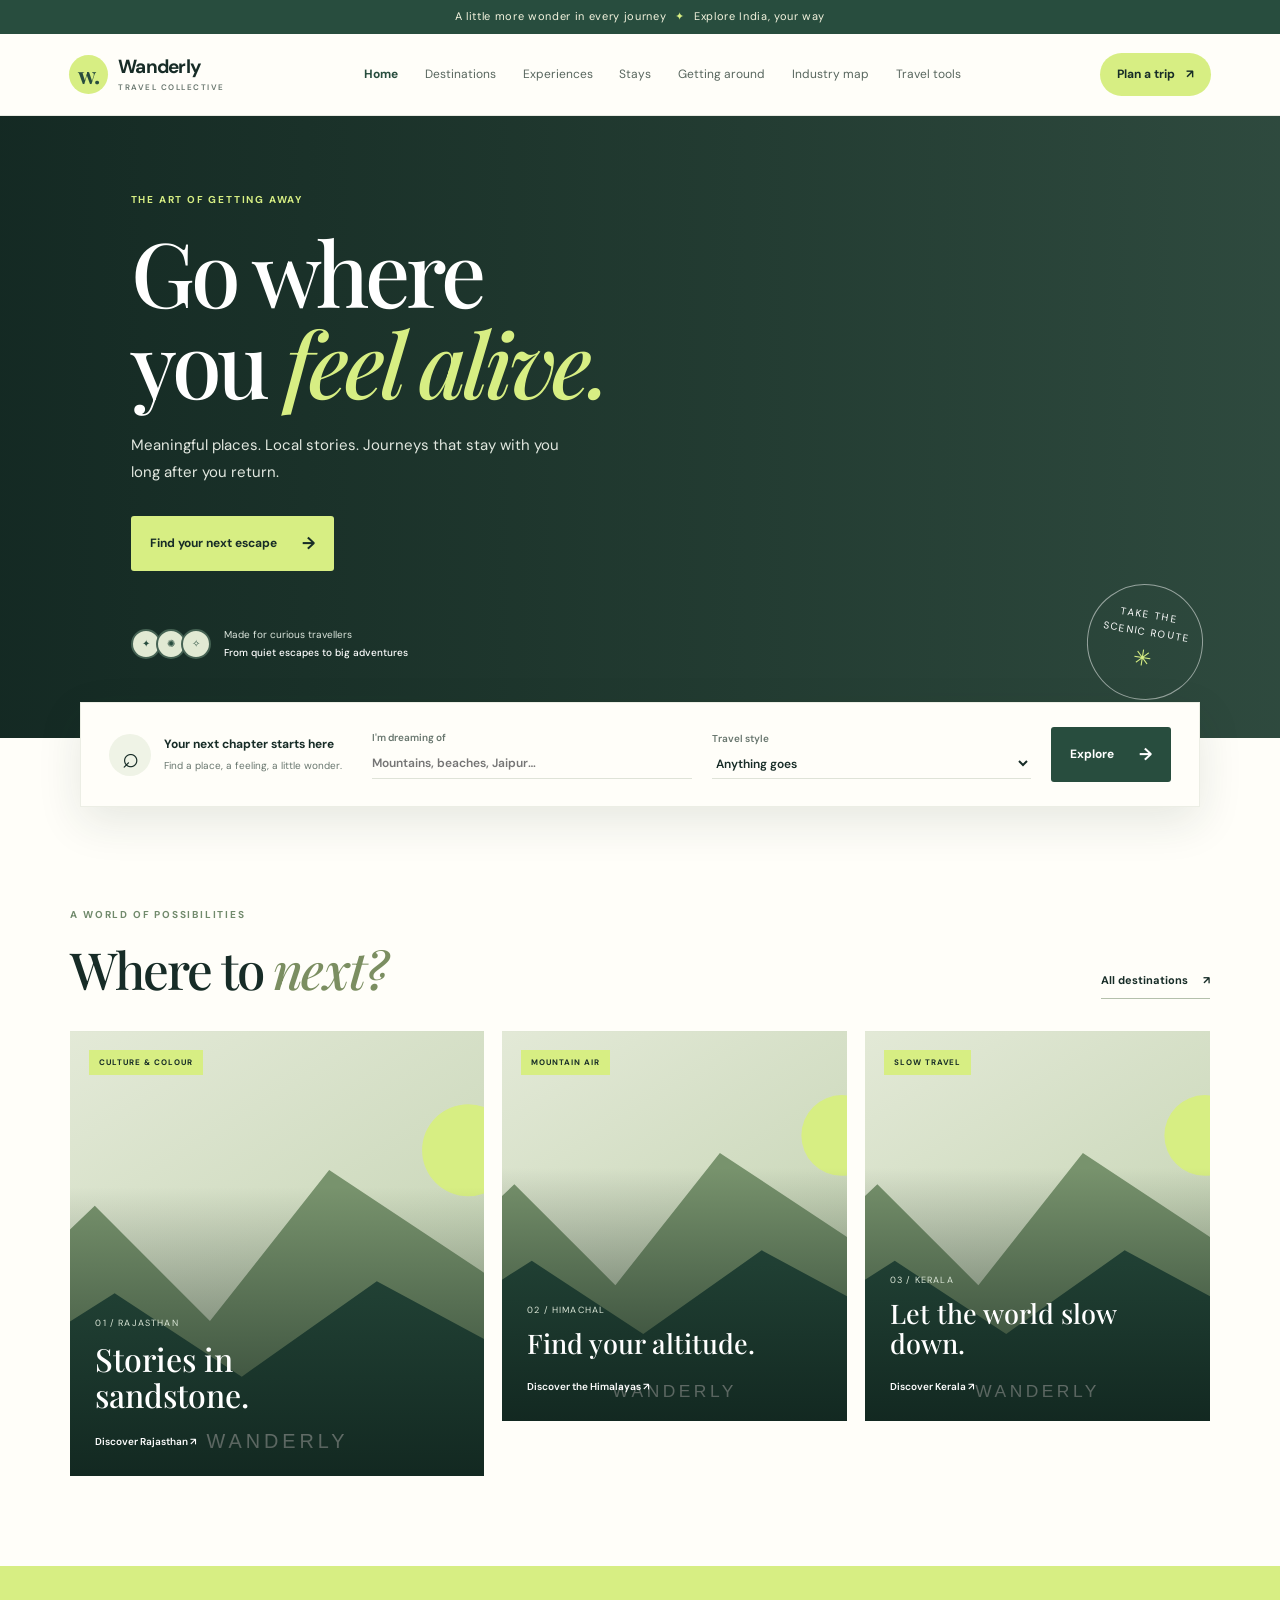
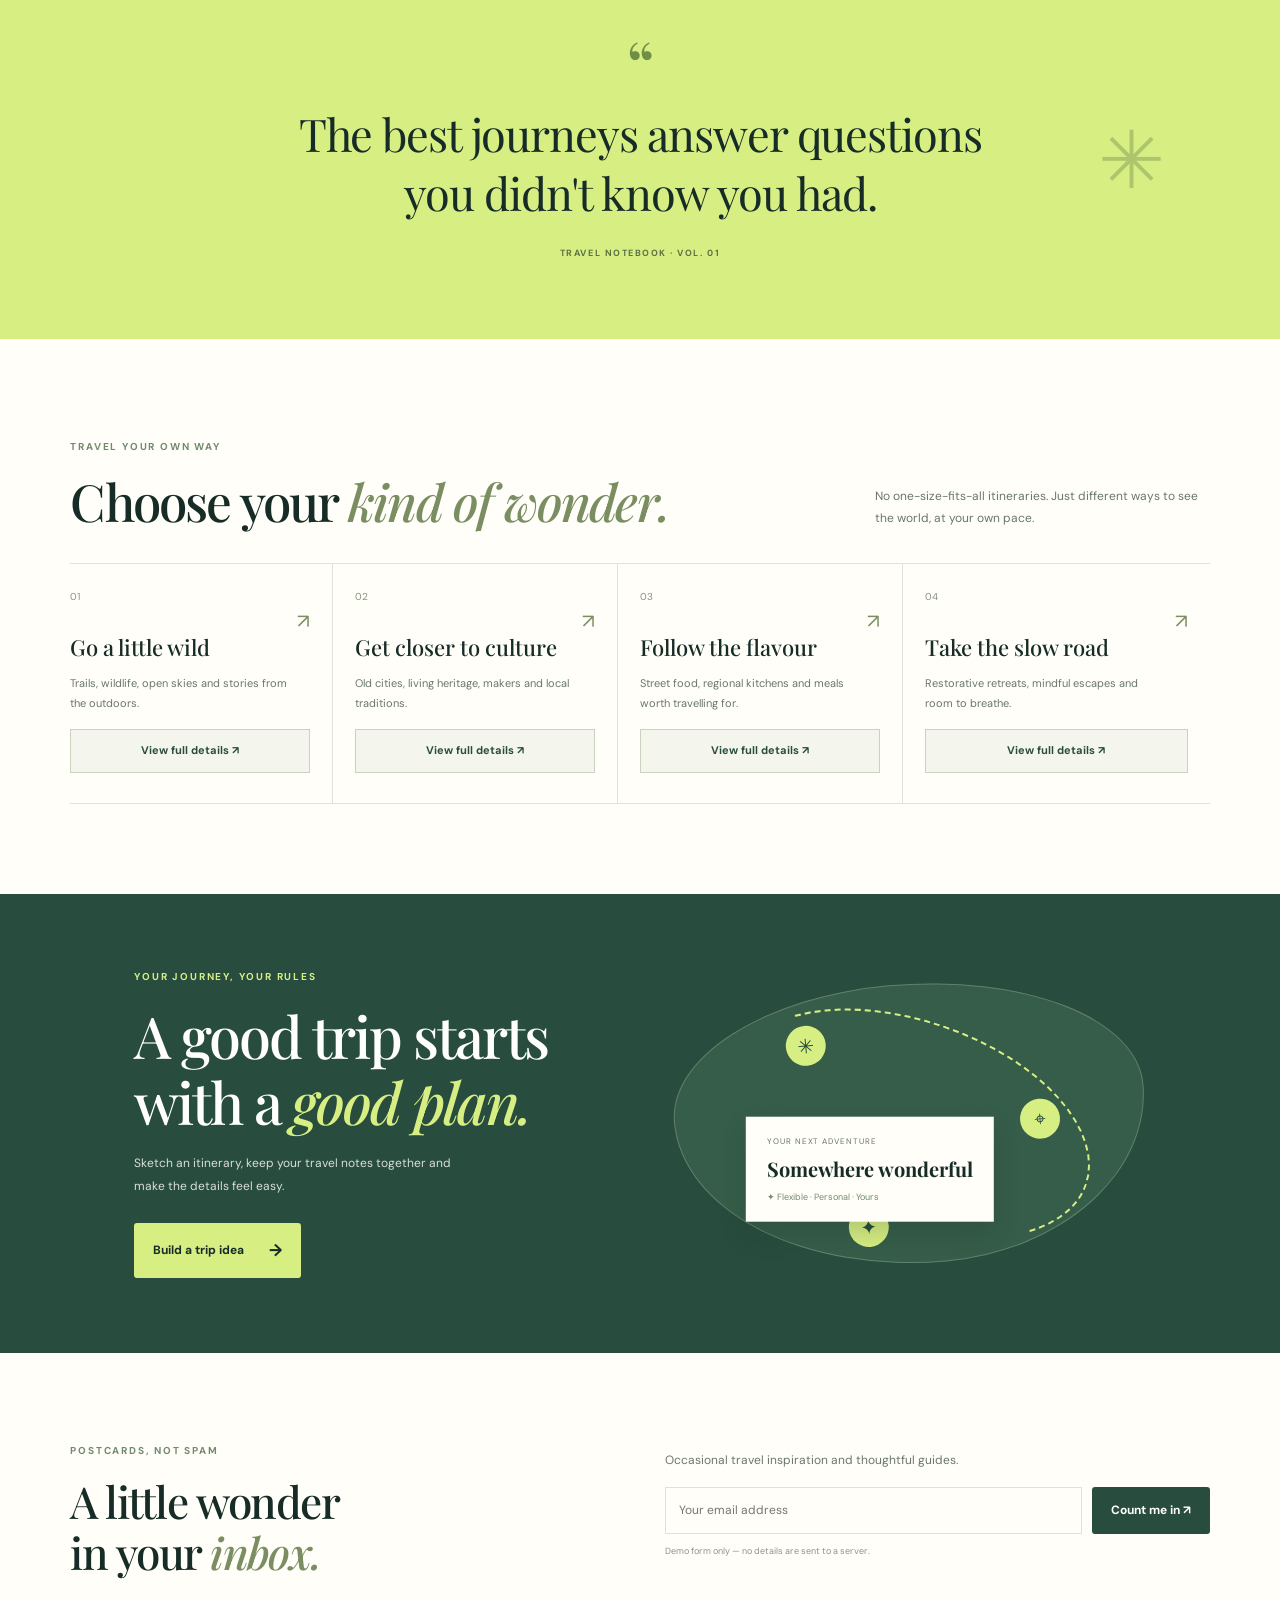
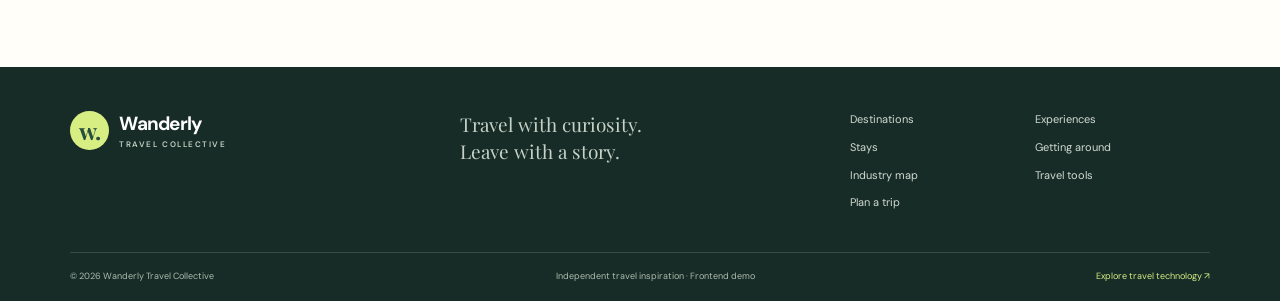
<file: index.html>
<!doctype html>
<html lang="en"><head><meta charset="utf-8"><meta name="viewport" content="width=device-width,initial-scale=1"><meta name="description" content="Discover destinations, thoughtfully planned journeys, stays and experiences across India."><title>Wanderly — Travel, thoughtfully planned</title><link rel="preload" as="image" fetchpriority="high" href="https://images.unsplash.com/photo-1518548419970-58e3b4079ab2?auto=format&amp;fit=crop&amp;w=2200&amp;q=90"><link rel="preconnect" href="https://fonts.googleapis.com"><link rel="preconnect" href="https://fonts.gstatic.com" crossorigin><link href="https://fonts.googleapis.com/css2?family=DM+Sans:wght@400;500;600;700&family=Playfair+Display:ital,wght@0,500;0,600;0,700;1,500;1,600&display=swap" rel="stylesheet"><link rel="stylesheet" href="css/style.css"><script defer src="js/app.js"></script><link rel="canonical" href="https://prem-pk-dev.github.io/Travel-Tourism-/"><meta property="og:type" content="website"><meta property="og:site_name" content="Wanderly Travel Collective"><meta property="og:title" content="Wanderly — Travel, thoughtfully planned"><meta property="og:description" content="Discover destinations, thoughtfully planned journeys, stays and experiences across India."><meta property="og:url" content="https://prem-pk-dev.github.io/Travel-Tourism-/"><meta property="og:image" content="https://images.unsplash.com/photo-1518548419970-58e3b4079ab2?auto=format&amp;fit=crop&amp;w=1200&amp;q=80"><meta name="twitter:card" content="summary_large_image"></head>
<body><a class="skip-link" href="#main-content">Skip to content</a><div class="announcement">A little more wonder in every journey <span>✦</span> Explore India, your way</div><header class="site-header"><a class="brand" href="index.html"><span class="brand-mark">w.</span><span>Wanderly<small>TRAVEL COLLECTIVE</small></span></a><button class="menu-toggle" aria-label="Open navigation" aria-controls="primary-navigation" aria-expanded="false">☰</button><nav id="primary-navigation" class="nav" aria-label="Primary navigation"><a class="active" href="index.html">Home</a><a href="destinations.html">Destinations</a><a href="experiences.html">Experiences</a><a href="stays.html">Stays</a><a href="transport.html">Getting around</a><a href="industry-categories.html">Industry map</a><a href="travel-tools.html">Travel tools</a></nav><a class="nav-cta" href="plan.html">Plan a trip <span>↗</span></a></header>
<main id="main-content" tabindex="-1"><section class="hero"><div class="hero-image"></div><div class="hero-content"><p class="eyebrow light">THE ART OF GETTING AWAY</p><h1>Go where<br>you <em>feel alive.</em></h1><p class="hero-copy">Meaningful places. Local stories. Journeys that stay with you long after you return.</p><a class="button button-light" href="destinations.html">Find your next escape <span>→</span></a><div class="hero-note"><span class="avatar-stack"><i>✦</i><i>✺</i><i>✧</i></span><span>Made for curious travellers<br><b>From quiet escapes to big adventures</b></span></div></div><div class="hero-stamp">TAKE THE<br>SCENIC ROUTE <span>✳</span></div></section>
<section class="search-panel"><div class="search-intro"><span class="search-icon">⌕</span><div><b>Your next chapter starts here</b><small>Find a place, a feeling, a little wonder.</small></div></div><form class="quick-search" id="destination-search"><label>I'm dreaming of<input id="search-destination" placeholder="Mountains, beaches, Jaipur…" autocomplete="off"></label><label>Travel style<select id="search-style"><option value="all">Anything goes</option><option>Culture & heritage</option><option>Nature & wildlife</option><option>Adventure</option><option>Food & local life</option><option>Wellness</option></select></label><button class="button button-dark" type="submit">Explore <span>→</span></button></form></section>
<section class="section section-spaced"><div class="section-heading"><div><p class="eyebrow">A WORLD OF POSSIBILITIES</p><h2>Where to <em>next?</em></h2></div><a class="text-link" href="destinations.html">All destinations <span>↗</span></a></div><div class="destination-grid">
<a class="destination-card tall" href="destinations.html#rajasthan" data-tags="Culture & heritage Food & local life"><img loading="lazy" decoding="async" src="https://images.unsplash.com/photo-1599661046827-dacff0c0f09a?auto=format&fit=crop&w=1000&q=85" alt="Hawa Mahal palace in Jaipur"><span class="card-tag">CULTURE & COLOUR</span><div class="destination-caption"><span>01 / RAJASTHAN</span><h3>Stories in<br>sandstone.</h3><b>Discover Rajasthan ↗</b></div></a>
<a class="destination-card" href="destinations.html#himachal" data-tags="Nature & wildlife Adventure"><img loading="lazy" decoding="async" src="https://images.unsplash.com/photo-1626621341517-bbf3d9990a23?auto=format&fit=crop&w=900&q=85" alt="Mountain valley in Himachal Pradesh"><span class="card-tag">MOUNTAIN AIR</span><div class="destination-caption"><span>02 / HIMACHAL</span><h3>Find your altitude.</h3><b>Discover the Himalayas ↗</b></div></a>
<a class="destination-card" href="destinations.html#kerala" data-tags="Nature & wildlife Wellness Food & local life"><img loading="lazy" decoding="async" src="https://images.unsplash.com/photo-1602216056096-3b40cc0c9944?auto=format&fit=crop&w=900&q=85" alt="Kerala backwaters and palm trees"><span class="card-tag">SLOW TRAVEL</span><div class="destination-caption"><span>03 / KERALA</span><h3>Let the world slow down.</h3><b>Discover Kerala ↗</b></div></a></div></section>
<section class="quote-band"><div class="quote-mark">“</div><blockquote>The best journeys answer questions you didn't know you had.</blockquote><p>TRAVEL NOTEBOOK · VOL. 01</p><span class="quote-sun">✳</span></section>
<section class="section section-spaced"><div class="section-heading"><div><p class="eyebrow">TRAVEL YOUR OWN WAY</p><h2>Choose your <em>kind of wonder.</em></h2></div><p class="heading-copy">No one-size-fits-all itineraries. Just different ways to see the world, at your own pace.</p></div><div class="experience-grid"><a href="experiences.html#adventure" class="experience-tile"><span>01</span><div><i>↗</i><h3>Go a little wild</h3><p>Trails, wildlife, open skies and stories from the outdoors.</p></div></a><a href="experiences.html#culture" class="experience-tile"><span>02</span><div><i>↗</i><h3>Get closer to culture</h3><p>Old cities, living heritage, makers and local traditions.</p></div></a><a href="experiences.html#food" class="experience-tile"><span>03</span><div><i>↗</i><h3>Follow the flavour</h3><p>Street food, regional kitchens and meals worth travelling for.</p></div></a><a href="experiences.html#wellness" class="experience-tile"><span>04</span><div><i>↗</i><h3>Take the slow road</h3><p>Restorative retreats, mindful escapes and room to breathe.</p></div></a></div></section>
<section class="planner-banner"><div><p class="eyebrow light">YOUR JOURNEY, YOUR RULES</p><h2>A good trip starts<br>with a <em>good plan.</em></h2><p>Sketch an itinerary, keep your travel notes together and make the details feel easy.</p><a href="plan.html" class="button button-light">Build a trip idea <span>→</span></a></div><div class="planner-art"><div class="route-line"></div><span class="pin pin-one">✳</span><span class="pin pin-two">⌖</span><span class="pin pin-three">✦</span><div class="planner-card"><small>YOUR NEXT ADVENTURE</small><b>Somewhere wonderful</b><span>✦ Flexible · Personal · Yours</span></div></div></section>
<section class="section newsletter"><div><p class="eyebrow">POSTCARDS, NOT SPAM</p><h2>A little wonder<br>in your <em>inbox.</em></h2></div><form id="newsletter-form"><label for="newsletter-email">Occasional travel inspiration and thoughtful guides.</label><div class="email-row"><input id="newsletter-email" type="email" placeholder="Your email address" required><button class="button button-dark">Count me in ↗</button></div><small>Demo form only — no details are sent to a server.</small><p class="form-message" aria-live="polite"></p></form></section></main>
<footer class="site-footer"><div class="footer-top"><a class="brand brand-footer" href="index.html"><span class="brand-mark">w.</span><span>Wanderly<small>TRAVEL COLLECTIVE</small></span></a><p>Travel with curiosity.<br>Leave with a story.</p><div class="footer-links"><a href="destinations.html">Destinations</a><a href="experiences.html">Experiences</a><a href="stays.html">Stays</a><a href="transport.html">Getting around</a><a href="industry-categories.html">Industry map</a><a href="travel-tools.html">Travel tools</a><a href="plan.html">Plan a trip</a></div></div><div class="footer-bottom"><span>© <span data-year></span> Wanderly Travel Collective</span><span>Independent travel inspiration · Frontend demo</span><a href="travel-tools.html">Explore travel technology ↗</a></div></footer></body></html>
</file>
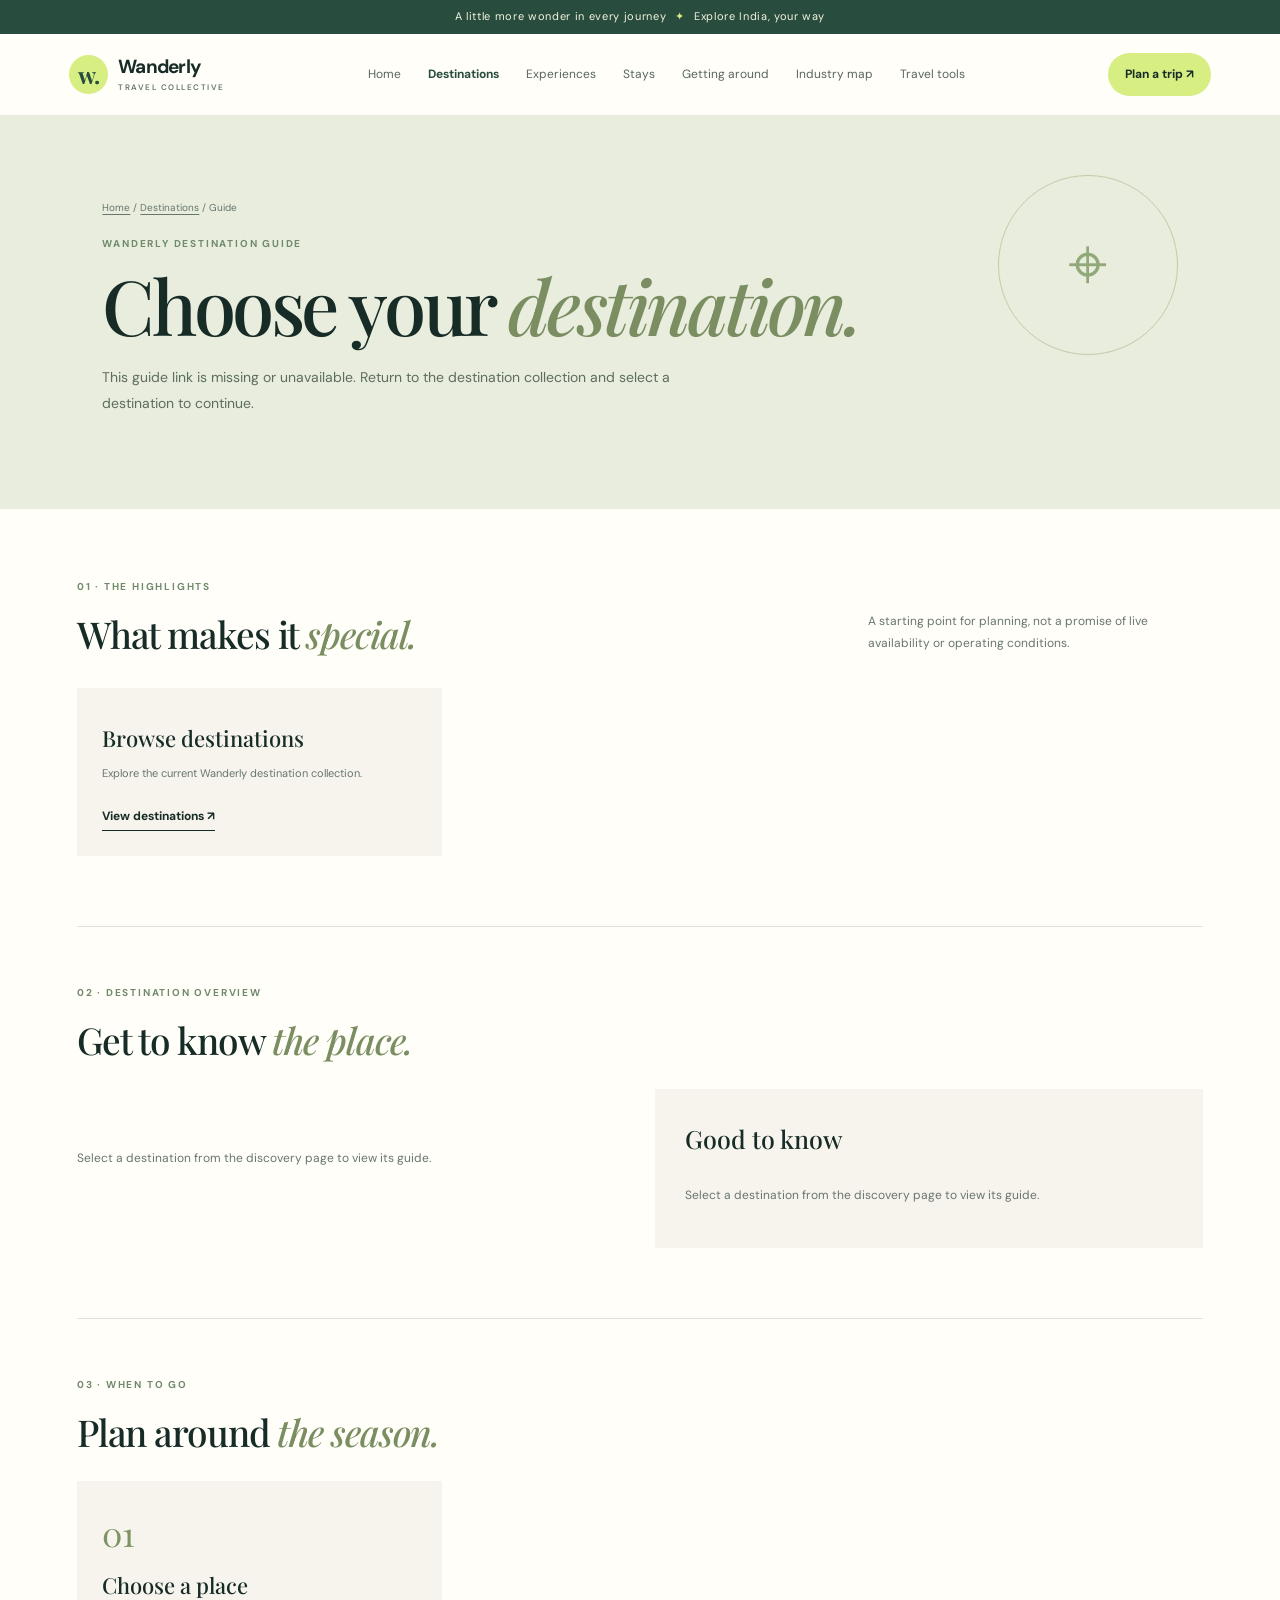
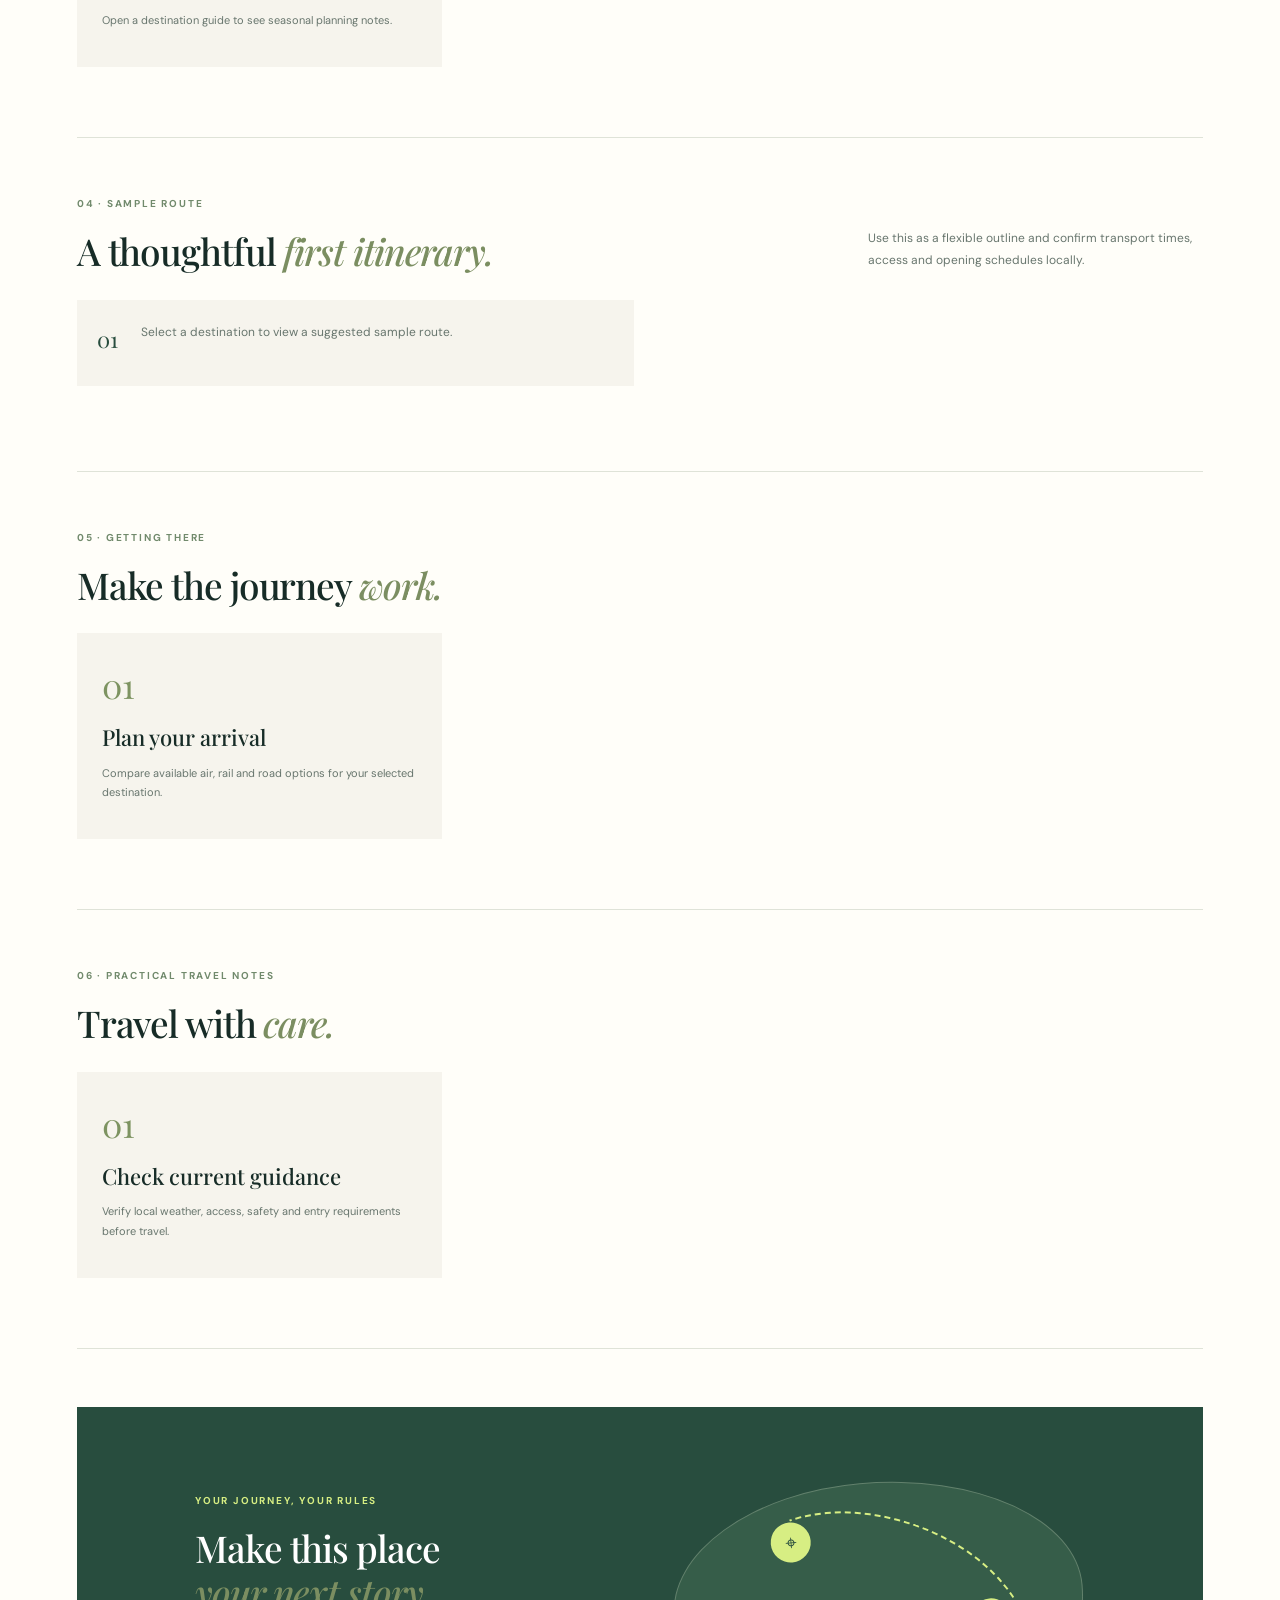
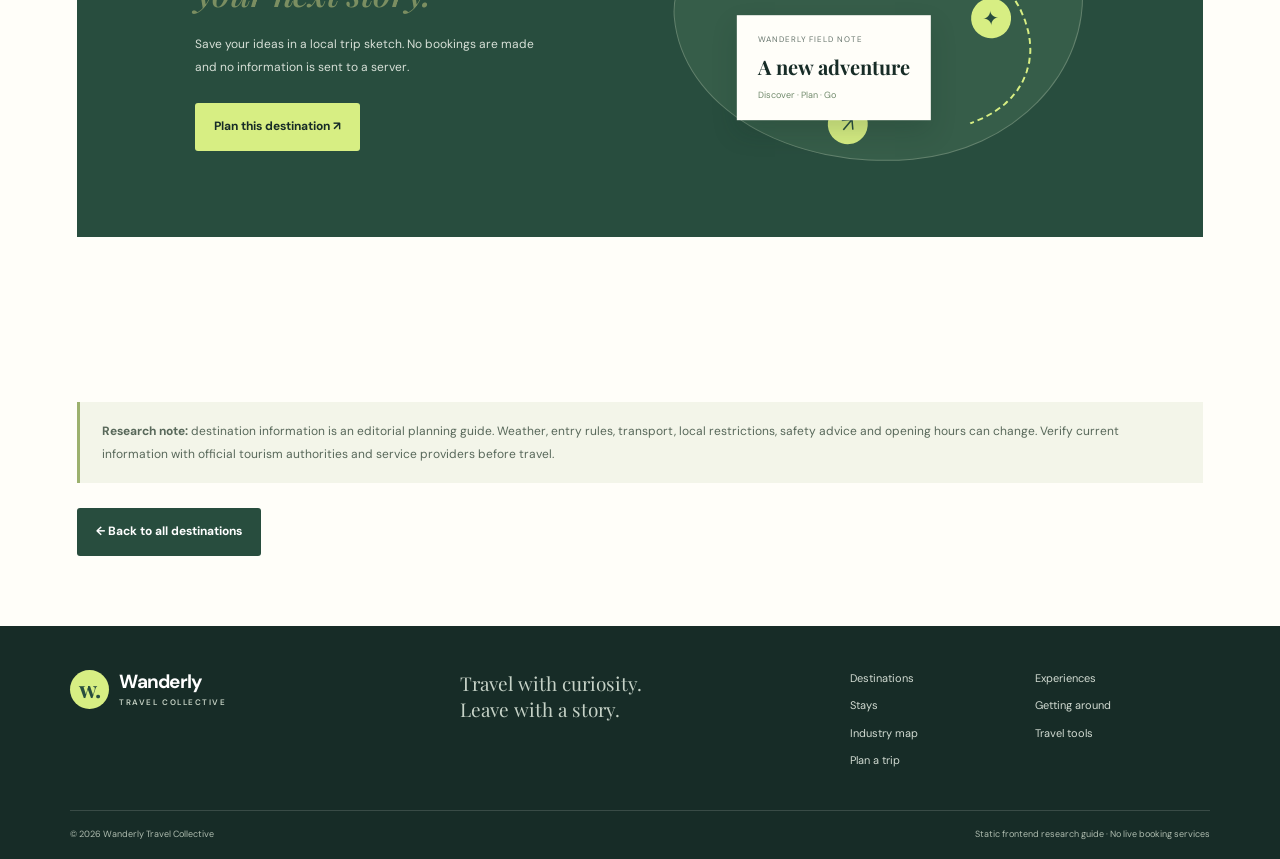
<file: destination-detail.html>
<!doctype html>
<html lang="en">
<head>
<meta charset="utf-8">
<meta name="viewport" content="width=device-width,initial-scale=1">
<meta name="description" content="Explore destination guides, trip highlights, practical travel notes and planning ideas with Wanderly.">
<title>Destination Guide — Wanderly Travel Collective</title>
<link rel="canonical" href="https://prem-pk-dev.github.io/Travel-Tourism-/destination-detail.html">
<meta property="og:type" content="website">
<meta property="og:site_name" content="Wanderly Travel Collective">
<meta property="og:title" content="Destination Guide — Wanderly Travel Collective">
<meta property="og:description" content="Explore destination guides, trip highlights, practical travel notes and planning ideas with Wanderly.">
<meta property="og:url" content="https://prem-pk-dev.github.io/Travel-Tourism-/destination-detail.html">
<meta name="twitter:card" content="summary_large_image">
<link rel="preconnect" href="https://fonts.googleapis.com"><link rel="preconnect" href="https://fonts.gstatic.com" crossorigin><link href="https://fonts.googleapis.com/css2?family=DM+Sans:wght@400;500;600;700&family=Playfair+Display:ital,wght@0,500;0,600;0,700;1,500;1,600&display=swap" rel="stylesheet"><link rel="stylesheet" href="css/style.css">
<script defer src="js/app.js"></script>
<script defer src="js/destination-details.js"></script>
</head>
<body>
<a class="skip-link" href="#main-content">Skip to content</a>
<div class="announcement">A little more wonder in every journey <span>✦</span> Explore India, your way</div>
<header class="site-header">
<a class="brand" href="index.html"><span class="brand-mark">w.</span><span>Wanderly<small>TRAVEL COLLECTIVE</small></span></a>
<button class="menu-toggle" aria-label="Open navigation" aria-controls="primary-navigation" aria-expanded="false">☰</button>
<nav id="primary-navigation" class="nav" aria-label="Primary navigation"><a href="index.html">Home</a><a href="destinations.html" class="active">Destinations</a><a href="experiences.html">Experiences</a><a href="stays.html">Stays</a><a href="transport.html">Getting around</a><a href="industry-categories.html">Industry map</a><a href="travel-tools.html">Travel tools</a></nav>
<a class="nav-cta" href="plan.html">Plan a trip ↗</a>
</header>
<main id="main-content" tabindex="-1">
<section class="page-hero destination-detail-hero" id="destination-hero">
<div class="breadcrumbs"><a href="index.html">Home</a> / <a href="destinations.html">Destinations</a> / <span id="destination-breadcrumb">Guide</span></div>
<p class="eyebrow" id="destination-kicker">WANDERLY DESTINATION GUIDE</p>
<h1 id="destination-title">Find your <em>somewhere.</em></h1>
<p id="destination-summary">Choose a destination from the discovery page to explore its highlights and practical travel notes.</p>
<span class="hero-orb">⌖</span>
</section>
<section class="content-section" id="highlights"><div class="section-heading"><div><p class="eyebrow">01 · THE HIGHLIGHTS</p><h2>What makes it <em>special.</em></h2></div><p class="heading-copy">A starting point for planning, not a promise of live availability or operating conditions.</p></div><div class="info-grid" id="destination-highlights"></div></section>
<section class="content-section deep-dive-section" id="overview"><div class="section-heading"><div><p class="eyebrow">02 · DESTINATION OVERVIEW</p><h2>Get to know <em>the place.</em></h2></div></div><div class="detail-grid"><div><p class="content-intro" id="destination-overview"></p><ul class="check-list" id="destination-areas"></ul></div><div class="soft-panel"><h3>Good to know</h3><p id="destination-good-to-know"></p></div></div></section>
<section class="content-section deep-dive-section" id="best-time"><div class="section-heading"><div><p class="eyebrow">03 · WHEN TO GO</p><h2>Plan around <em>the season.</em></h2></div></div><div class="info-grid" id="destination-seasons"></div></section>
<section class="content-section deep-dive-section" id="itinerary"><div class="section-heading"><div><p class="eyebrow">04 · SAMPLE ROUTE</p><h2>A thoughtful <em>first itinerary.</em></h2></div><p class="heading-copy">Use this as a flexible outline and confirm transport times, access and opening schedules locally.</p></div><ol class="detail-workflow-list" id="destination-itinerary"></ol></section>
<section class="content-section deep-dive-section" id="getting-there"><div class="section-heading"><div><p class="eyebrow">05 · GETTING THERE</p><h2>Make the journey <em>work.</em></h2></div></div><div class="info-grid" id="destination-access"></div></section>
<section class="content-section deep-dive-section" id="travel-notes"><div class="section-heading"><div><p class="eyebrow">06 · PRACTICAL TRAVEL NOTES</p><h2>Travel with <em>care.</em></h2></div></div><div class="info-grid" id="destination-notes"></div></section>
<section class="content-section deep-dive-section" id="plan-next"><div class="planner-banner"><div><p class="eyebrow light">YOUR JOURNEY, YOUR RULES</p><h2>Make this place<br><em>your next story.</em></h2><p>Save your ideas in a local trip sketch. No bookings are made and no information is sent to a server.</p><a id="destination-plan-link" href="plan.html" class="button button-light">Plan this destination ↗</a></div><div class="planner-art"><div class="route-line"></div><span class="pin pin-one">⌖</span><span class="pin pin-two">✦</span><span class="pin pin-three">↗</span><div class="planner-card"><small>WANDERLY FIELD NOTE</small><b id="destination-card-name">A new adventure</b><span>Discover · Plan · Go</span></div></div></div></section>
<section class="content-section"><div class="callout"><b>Research note:</b> destination information is an editorial planning guide. Weather, entry rules, transport, local restrictions, safety advice and opening hours can change. Verify current information with official tourism authorities and service providers before travel.</div><a class="button button-dark" href="destinations.html">← Back to all destinations</a></section>
</main>
<footer class="site-footer"><div class="footer-top"><a class="brand brand-footer" href="index.html"><span class="brand-mark">w.</span><span>Wanderly<small>TRAVEL COLLECTIVE</small></span></a><p>Travel with curiosity.<br>Leave with a story.</p><div class="footer-links"><a href="destinations.html">Destinations</a><a href="experiences.html">Experiences</a><a href="stays.html">Stays</a><a href="transport.html">Getting around</a><a href="industry-categories.html">Industry map</a><a href="travel-tools.html">Travel tools</a><a href="plan.html">Plan a trip</a></div></div><div class="footer-bottom"><span>© <span data-year></span> Wanderly Travel Collective</span><span>Static frontend research guide · No live booking services</span></div></footer>
</body></html>
</file>
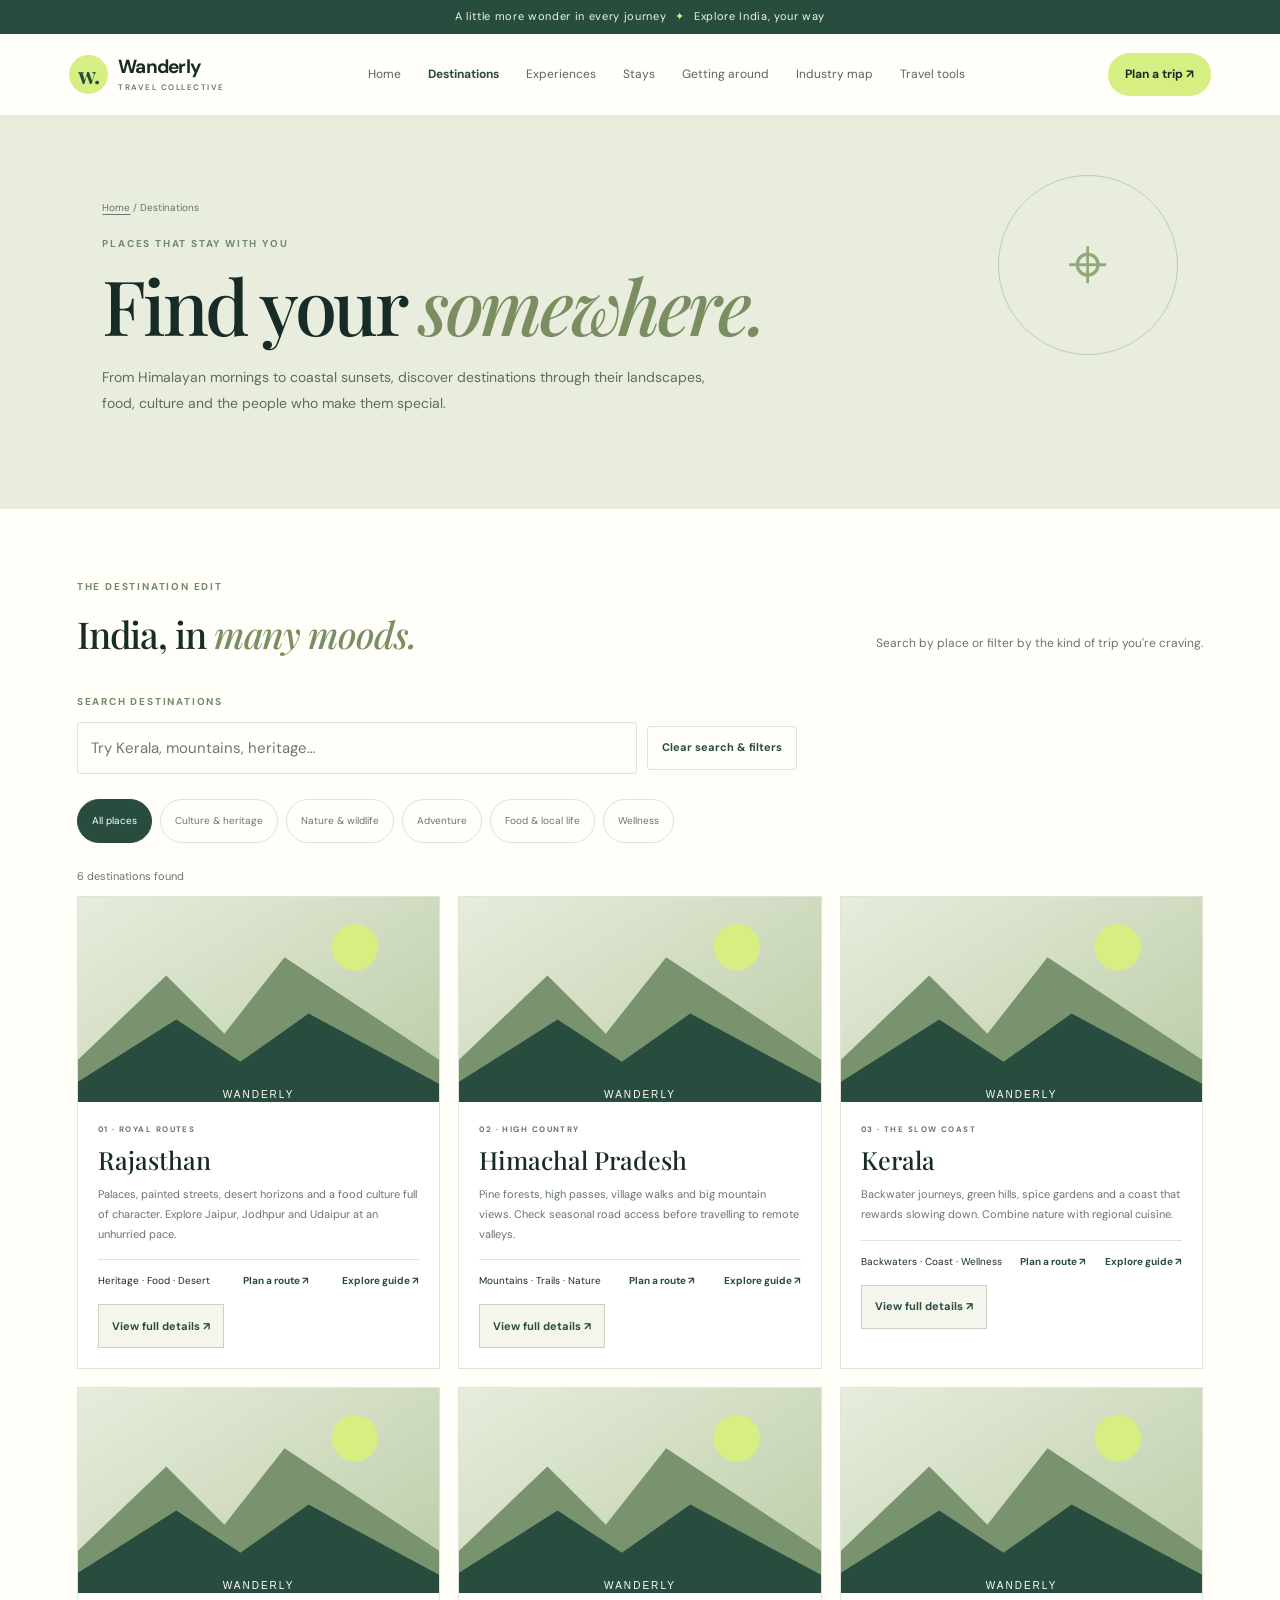
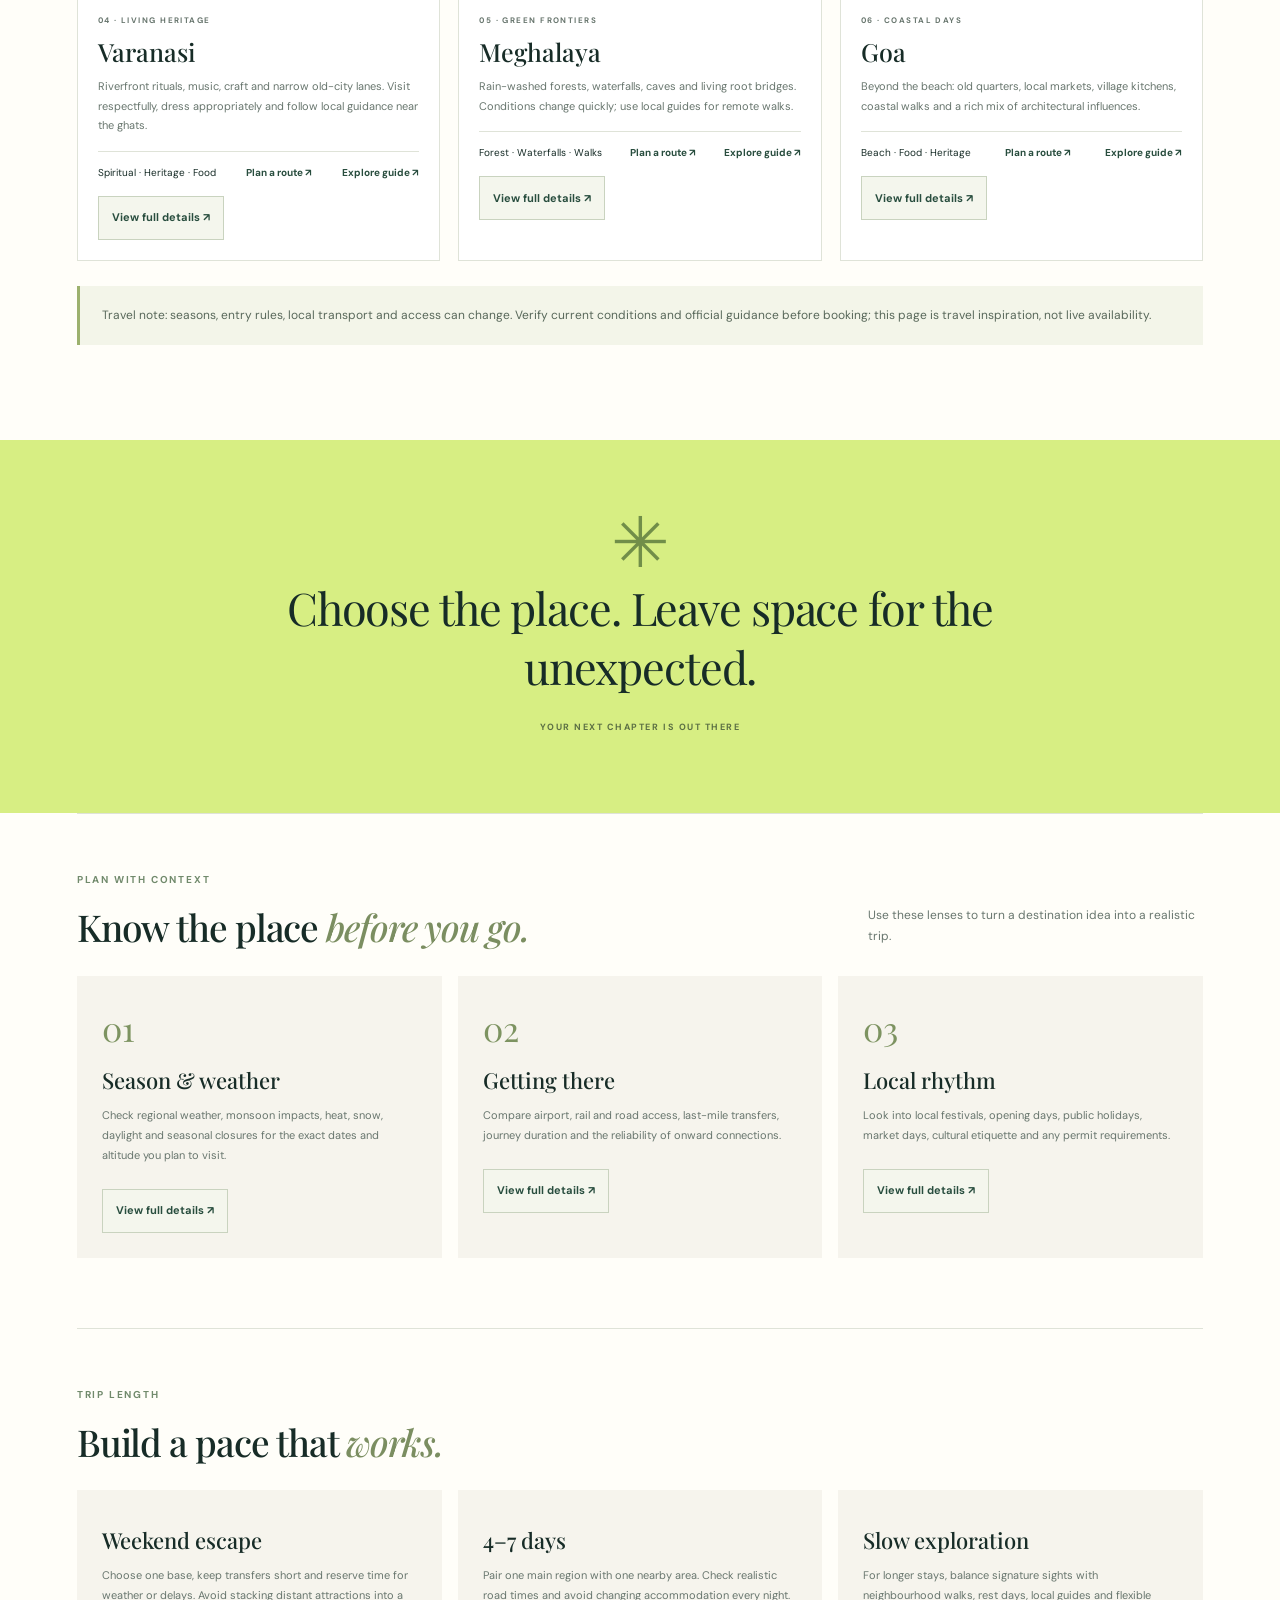
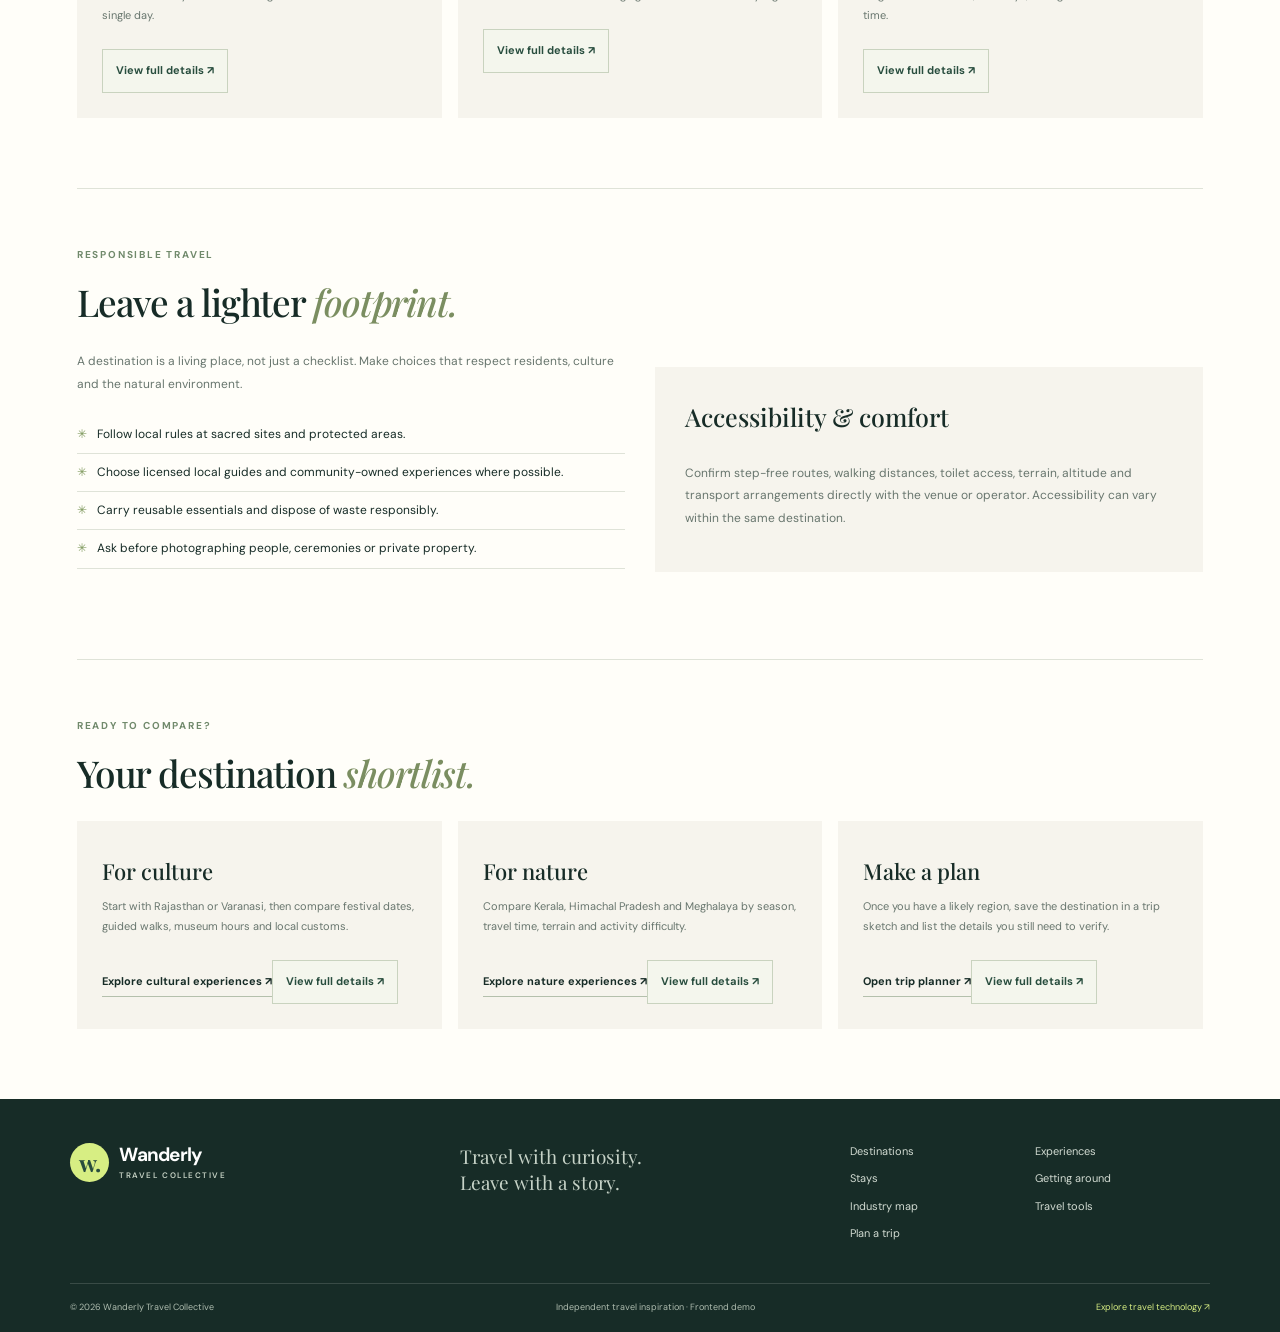
<file: destinations.html>
<!doctype html><html lang="en"><head><meta charset="utf-8"><meta name="viewport" content="width=device-width,initial-scale=1"><title>Destinations — Wanderly</title><meta name="description" content="Explore thoughtfully selected destinations across India."><link rel="preconnect" href="https://fonts.googleapis.com"><link rel="preconnect" href="https://fonts.gstatic.com" crossorigin><link href="https://fonts.googleapis.com/css2?family=DM+Sans:wght@400;500;600;700&family=Playfair+Display:ital,wght@0,500;0,600;0,700;1,500;1,600&display=swap" rel="stylesheet"><link rel="stylesheet" href="css/style.css"><script defer src="js/app.js"></script><link rel="canonical" href="https://prem-pk-dev.github.io/Travel-Tourism-/destinations.html"><meta property="og:type" content="website"><meta property="og:site_name" content="Wanderly Travel Collective"><meta property="og:title" content="Destinations — Wanderly"><meta property="og:description" content="Explore thoughtfully selected destinations across India."><meta property="og:url" content="https://prem-pk-dev.github.io/Travel-Tourism-/destinations.html"><meta property="og:image" content="https://images.unsplash.com/photo-1518548419970-58e3b4079ab2?auto=format&amp;fit=crop&amp;w=1200&amp;q=80"><meta name="twitter:card" content="summary_large_image"></head><body><a class="skip-link" href="#main-content">Skip to content</a><div class="announcement">A little more wonder in every journey <span>✦</span> Explore India, your way</div><header class="site-header"><a class="brand" href="index.html"><span class="brand-mark">w.</span><span>Wanderly<small>TRAVEL COLLECTIVE</small></span></a><button class="menu-toggle" aria-label="Open navigation" aria-controls="primary-navigation" aria-expanded="false">☰</button><nav id="primary-navigation" class="nav" aria-label="Primary navigation"><a href="index.html">Home</a><a class="active" href="destinations.html">Destinations</a><a href="experiences.html">Experiences</a><a href="stays.html">Stays</a><a href="transport.html">Getting around</a><a href="industry-categories.html">Industry map</a><a href="travel-tools.html">Travel tools</a></nav><a class="nav-cta" href="plan.html">Plan a trip ↗</a></header><main id="main-content" tabindex="-1"><section class="page-hero" id="discover"><div class="breadcrumbs"><a href="index.html">Home</a> / Destinations</div><p class="eyebrow">PLACES THAT STAY WITH YOU</p><h1>Find your <em>somewhere.</em></h1><p>From Himalayan mornings to coastal sunsets, discover destinations through their landscapes, food, culture and the people who make them special.</p><span class="hero-orb">⌖</span></section><section class="content-section"><div class="section-heading"><div><p class="eyebrow">THE DESTINATION EDIT</p><h2>India, in <em>many moods.</em></h2></div><p class="heading-copy">Search by place or filter by the kind of trip you're craving.</p></div><label for="catalog-search" class="eyebrow">SEARCH DESTINATIONS</label><div class="catalog-search-controls"><input id="catalog-search" type="search" placeholder="Try Kerala, mountains, heritage…" aria-label="Search destinations"><button type="button" class="filter-reset" data-catalog-reset>Clear search & filters</button></div><div class="filter-bar" role="group" aria-label="Filter destinations"><button class="filter-chip active" data-filter="all">All places</button><button class="filter-chip" data-filter="Culture & heritage">Culture & heritage</button><button class="filter-chip" data-filter="Nature & wildlife">Nature & wildlife</button><button class="filter-chip" data-filter="Adventure">Adventure</button><button class="filter-chip" data-filter="Food & local life">Food & local life</button><button class="filter-chip" data-filter="Wellness">Wellness</button></div><p class="search-results-note" data-search-status aria-live="polite">6 destinations</p><div class="catalog-grid">
<article class="catalog-card" data-category="Culture & heritage|Food & local life" data-searchable="Rajasthan Jaipur Jodhpur Udaipur desert palace heritage food culture"><img loading="lazy" decoding="async" src="https://images.unsplash.com/photo-1599661046827-dacff0c0f09a?auto=format&fit=crop&w=900&q=85" alt="Hawa Mahal, Jaipur"><div class="catalog-card-body"><p class="eyebrow">01 · ROYAL ROUTES</p><h3 id="rajasthan">Rajasthan</h3><p>Palaces, painted streets, desert horizons and a food culture full of character. Explore Jaipur, Jodhpur and Udaipur at an unhurried pace.</p><div class="card-bottom"><span>Heritage · Food · Desert</span><a href="plan.html?destination=Rajasthan">Plan a route ↗</a><a href="destination-detail.html?place=rajasthan">Explore guide ↗</a></div></div></article>
<article class="catalog-card" data-category="Nature & wildlife|Adventure" data-searchable="Himachal Pradesh mountains hiking nature adventure Shimla Manali Spiti"><img loading="lazy" decoding="async" src="https://images.unsplash.com/photo-1626621341517-bbf3d9990a23?auto=format&fit=crop&w=900&q=85" alt="Himalayan mountain valley"><div class="catalog-card-body"><p class="eyebrow">02 · HIGH COUNTRY</p><h3 id="himachal">Himachal Pradesh</h3><p>Pine forests, high passes, village walks and big mountain views. Check seasonal road access before travelling to remote valleys.</p><div class="card-bottom"><span>Mountains · Trails · Nature</span><a href="plan.html?destination=Himachal%20Pradesh">Plan a route ↗</a><a href="destination-detail.html?place=himachal">Explore guide ↗</a></div></div></article>
<article class="catalog-card" data-category="Nature & wildlife|Wellness|Food & local life" data-searchable="Kerala backwaters coast Ayurveda wellness food wildlife houseboat"><img loading="lazy" decoding="async" src="https://images.unsplash.com/photo-1602216056096-3b40cc0c9944?auto=format&fit=crop&w=900&q=85" alt="Kerala backwaters and palms"><div class="catalog-card-body"><p class="eyebrow">03 · THE SLOW COAST</p><h3 id="kerala">Kerala</h3><p>Backwater journeys, green hills, spice gardens and a coast that rewards slowing down. Combine nature with regional cuisine.</p><div class="card-bottom"><span>Backwaters · Coast · Wellness</span><a href="plan.html?destination=Kerala">Plan a route ↗</a><a href="destination-detail.html?place=kerala">Explore guide ↗</a></div></div></article>
<article class="catalog-card" data-category="Culture & heritage|Food & local life" data-searchable="Varanasi Uttar Pradesh spiritual heritage ghats river culture food"><img loading="lazy" decoding="async" src="https://images.unsplash.com/photo-1561361513-2d000a50f0dc?auto=format&fit=crop&w=900&q=85" alt="Historic ghats along the Ganges in Varanasi"><div class="catalog-card-body"><p class="eyebrow">04 · LIVING HERITAGE</p><h3 id="varanasi">Varanasi</h3><p>Riverfront rituals, music, craft and narrow old-city lanes. Visit respectfully, dress appropriately and follow local guidance near the ghats.</p><div class="card-bottom"><span>Spiritual · Heritage · Food</span><a href="plan.html?destination=Varanasi">Plan a route ↗</a><a href="destination-detail.html?place=varanasi">Explore guide ↗</a></div></div></article>
<article class="catalog-card" data-category="Nature & wildlife|Adventure" data-searchable="Meghalaya northeast waterfalls forests caves living root bridges hiking nature"><img loading="lazy" decoding="async" src="https://images.unsplash.com/photo-1511497584788-876760111969?auto=format&fit=crop&w=900&q=85" alt="Lush forest landscape"><div class="catalog-card-body"><p class="eyebrow">05 · GREEN FRONTIERS</p><h3 id="meghalaya">Meghalaya</h3><p>Rain-washed forests, waterfalls, caves and living root bridges. Conditions change quickly; use local guides for remote walks.</p><div class="card-bottom"><span>Forest · Waterfalls · Walks</span><a href="plan.html?destination=Meghalaya">Plan a route ↗</a><a href="destination-detail.html?place=meghalaya">Explore guide ↗</a></div></div></article>
<article class="catalog-card" data-category="Culture & heritage|Food & local life|Nature & wildlife" data-searchable="Goa beaches Portuguese heritage food coast villages nature"><img loading="lazy" decoding="async" src="https://images.unsplash.com/photo-1512343879784-a960bf40e7f2?auto=format&fit=crop&w=900&q=85" alt="Goa beach and Arabian Sea"><div class="catalog-card-body"><p class="eyebrow">06 · COASTAL DAYS</p><h3 id="goa">Goa</h3><p>Beyond the beach: old quarters, local markets, village kitchens, coastal walks and a rich mix of architectural influences.</p><div class="card-bottom"><span>Beach · Food · Heritage</span><a href="plan.html?destination=Goa">Plan a route ↗</a><a href="destination-detail.html?place=goa">Explore guide ↗</a></div></div></article></div><div class="callout">Travel note: seasons, entry rules, local transport and access can change. Verify current conditions and official guidance before booking; this page is travel inspiration, not live availability.</div></section><section class="quote-band"><div class="quote-mark">✳</div><blockquote>Choose the place. Leave space for the unexpected.</blockquote><p>YOUR NEXT CHAPTER IS OUT THERE</p></section>
<section class="content-section deep-dive-section" id="destination-planning"><div class="section-heading"><div><p class="eyebrow">PLAN WITH CONTEXT</p><h2>Know the place <em>before you go.</em></h2></div><p class="heading-copy">Use these lenses to turn a destination idea into a realistic trip.</p></div><div class="info-grid"><article class="info-card"><span class="number">01</span><h3>Season & weather</h3><p>Check regional weather, monsoon impacts, heat, snow, daylight and seasonal closures for the exact dates and altitude you plan to visit.</p></article><article class="info-card"><span class="number">02</span><h3>Getting there</h3><p>Compare airport, rail and road access, last-mile transfers, journey duration and the reliability of onward connections.</p></article><article class="info-card"><span class="number">03</span><h3>Local rhythm</h3><p>Look into local festivals, opening days, public holidays, market days, cultural etiquette and any permit requirements.</p></article></div></section>
<section class="content-section deep-dive-section"><div class="section-heading"><div><p class="eyebrow">TRIP LENGTH</p><h2>Build a pace that <em>works.</em></h2></div></div><div class="info-grid"><article class="info-card"><h3>Weekend escape</h3><p>Choose one base, keep transfers short and reserve time for weather or delays. Avoid stacking distant attractions into a single day.</p></article><article class="info-card"><h3>4–7 days</h3><p>Pair one main region with one nearby area. Check realistic road times and avoid changing accommodation every night.</p></article><article class="info-card"><h3>Slow exploration</h3><p>For longer stays, balance signature sights with neighbourhood walks, rest days, local guides and flexible time.</p></article></div></section>
<section class="content-section deep-dive-section"><div class="section-heading"><div><p class="eyebrow">RESPONSIBLE TRAVEL</p><h2>Leave a lighter <em>footprint.</em></h2></div></div><div class="detail-grid"><div><p class="content-intro">A destination is a living place, not just a checklist. Make choices that respect residents, culture and the natural environment.</p><ul class="check-list"><li>Follow local rules at sacred sites and protected areas.</li><li>Choose licensed local guides and community-owned experiences where possible.</li><li>Carry reusable essentials and dispose of waste responsibly.</li><li>Ask before photographing people, ceremonies or private property.</li></ul></div><div class="soft-panel"><h3>Accessibility & comfort</h3><p>Confirm step-free routes, walking distances, toilet access, terrain, altitude and transport arrangements directly with the venue or operator. Accessibility can vary within the same destination.</p></div></div></section>
<section class="content-section deep-dive-section"><div class="section-heading"><div><p class="eyebrow">READY TO COMPARE?</p><h2>Your destination <em>shortlist.</em></h2></div></div><div class="info-grid"><article class="info-card"><h3>For culture</h3><p>Start with Rajasthan or Varanasi, then compare festival dates, guided walks, museum hours and local customs.</p><a class="text-link" href="experiences.html#culture">Explore cultural experiences ↗</a></article><article class="info-card"><h3>For nature</h3><p>Compare Kerala, Himachal Pradesh and Meghalaya by season, travel time, terrain and activity difficulty.</p><a class="text-link" href="experiences.html#wildlife">Explore nature experiences ↗</a></article><article class="info-card"><h3>Make a plan</h3><p>Once you have a likely region, save the destination in a trip sketch and list the details you still need to verify.</p><a class="text-link" href="plan.html">Open trip planner ↗</a></article></div></section>
</main><footer class="site-footer"><div class="footer-top"><a class="brand brand-footer" href="index.html"><span class="brand-mark">w.</span><span>Wanderly<small>TRAVEL COLLECTIVE</small></span></a><p>Travel with curiosity.<br>Leave with a story.</p><div class="footer-links"><a href="destinations.html">Destinations</a><a href="experiences.html">Experiences</a><a href="stays.html">Stays</a><a href="transport.html">Getting around</a><a href="industry-categories.html">Industry map</a><a href="travel-tools.html">Travel tools</a><a href="plan.html">Plan a trip</a></div></div><div class="footer-bottom"><span>© <span data-year></span> Wanderly Travel Collective</span><span>Independent travel inspiration · Frontend demo</span><a href="travel-tools.html">Explore travel technology ↗</a></div></footer></body></html>
</file>
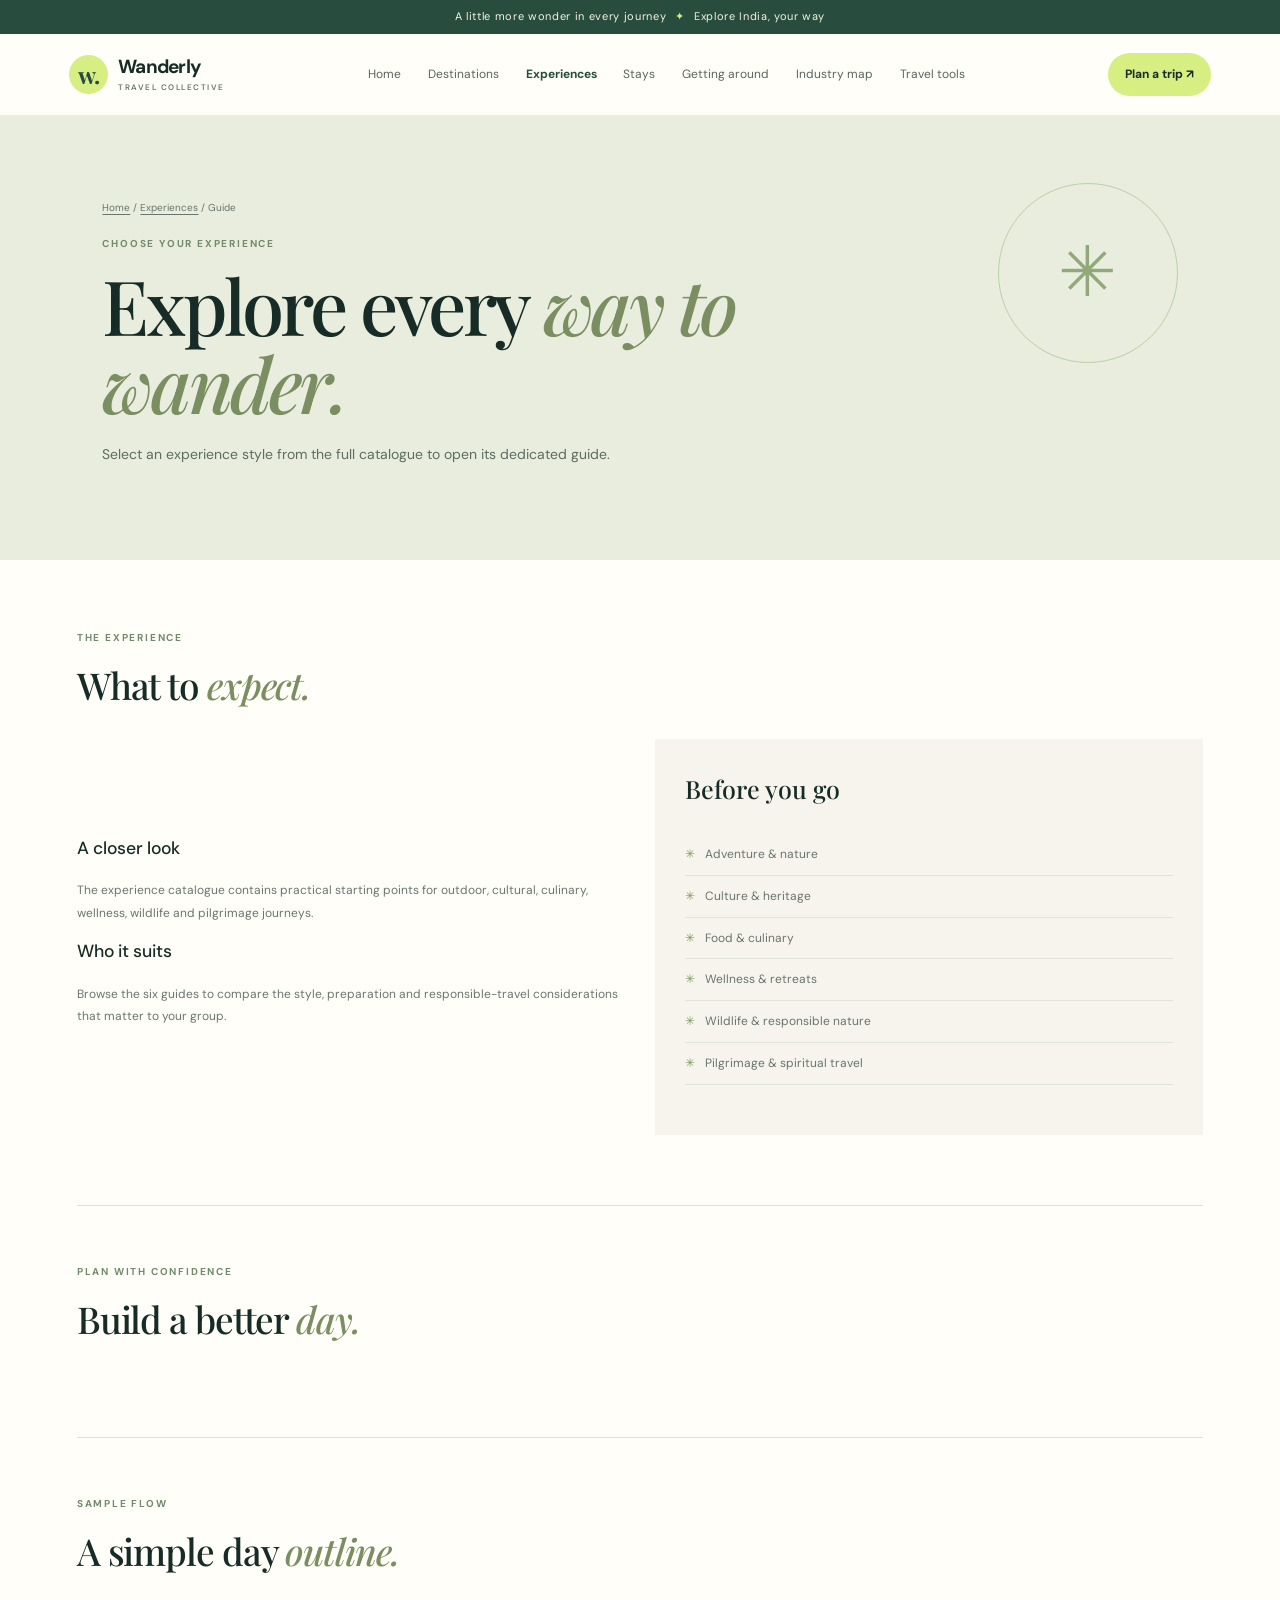
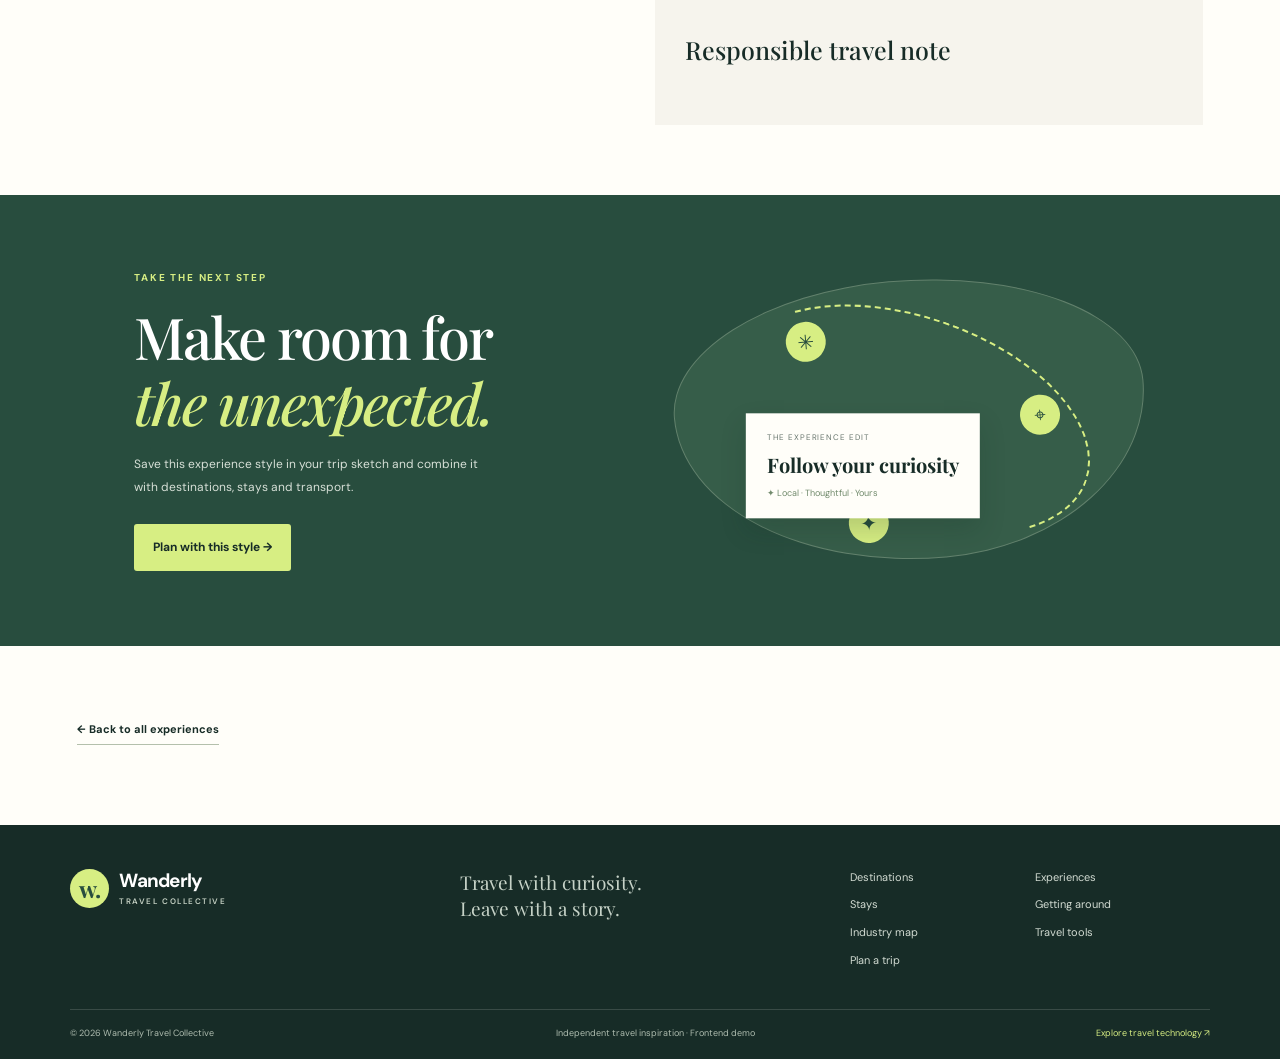
<file: experience-detail.html>
<!doctype html>
<html lang="en">
<head>
<meta charset="utf-8"><meta name="viewport" content="width=device-width,initial-scale=1">
<title>Experience guide — Wanderly</title>
<meta name="description" content="Practical planning guide for memorable travel experiences across India.">
<link rel="canonical" href="https://prem-pk-dev.github.io/Travel-Tourism-/experience-detail.html">
<meta property="og:type" content="website"><meta property="og:site_name" content="Wanderly Travel Collective">
<meta property="og:title" content="Experience guide — Wanderly"><meta property="og:description" content="Explore experience styles, planning tips and practical checks.">
<meta property="og:url" content="https://prem-pk-dev.github.io/Travel-Tourism-/experience-detail.html"><meta name="twitter:card" content="summary_large_image">
<link rel="preconnect" href="https://fonts.googleapis.com"><link rel="preconnect" href="https://fonts.gstatic.com" crossorigin><link href="https://fonts.googleapis.com/css2?family=DM+Sans:wght@400;500;600;700&family=Playfair+Display:ital,wght@0,500;0,600;0,700;1,500;1,600&display=swap" rel="stylesheet"><link rel="stylesheet" href="css/style.css"><script defer src="js/app.js"></script><script defer src="js/experience-details.js"></script>
</head>
<body>
<a class="skip-link" href="#main-content">Skip to content</a>
<div class="announcement">A little more wonder in every journey <span>✦</span> Explore India, your way</div>
<header class="site-header">
<a class="brand" href="index.html"><span class="brand-mark">w.</span><span>Wanderly<small>TRAVEL COLLECTIVE</small></span></a>
<button class="menu-toggle" aria-label="Open navigation" aria-controls="primary-navigation" aria-expanded="false">☰</button>
<nav id="primary-navigation" class="nav" aria-label="Primary navigation"><a href="index.html">Home</a><a href="destinations.html">Destinations</a><a class="active" href="experiences.html">Experiences</a><a href="stays.html">Stays</a><a href="transport.html">Getting around</a><a href="industry-categories.html">Industry map</a><a href="travel-tools.html">Travel tools</a></nav>
<a class="nav-cta" href="plan.html">Plan a trip ↗</a>
</header>
<main id="main-content" tabindex="-1">
<section class="page-hero"><div class="breadcrumbs"><a href="index.html">Home</a> / <a href="experiences.html">Experiences</a> / Guide</div><p class="eyebrow" id="experience-kicker">WANDERLY FIELD GUIDE</p><h1 id="experience-title">Find your kind of <em>wonder.</em></h1><p id="experience-intro">Choose an experience style to see its guide, practical planning notes and a sample day.</p><span class="hero-orb">✳</span></section>
<section class="content-section"><div class="section-heading"><div><p class="eyebrow">THE EXPERIENCE</p><h2>What to <em>expect.</em></h2></div></div><div class="detail-grid"><div><h3 id="overview-heading">A closer look</h3><p id="experience-overview"></p><h3>Who it suits</h3><p id="experience-fit"></p></div><div class="soft-panel"><h3>Before you go</h3><ul class="check-list" id="experience-checklist"></ul></div></div></section>
<section class="content-section deep-dive-section"><div class="section-heading"><div><p class="eyebrow">PLAN WITH CONFIDENCE</p><h2>Build a better <em>day.</em></h2></div></div><div class="info-grid" id="experience-tips"></div></section>
<section class="content-section deep-dive-section"><div class="section-heading"><div><p class="eyebrow">SAMPLE FLOW</p><h2>A simple day <em>outline.</em></h2></div></div><div class="detail-grid"><div><ol class="check-list" id="experience-itinerary"></ol></div><div class="soft-panel"><h3>Responsible travel note</h3><p id="experience-responsible"></p></div></div></section>
<section class="planner-banner"><div><p class="eyebrow light">TAKE THE NEXT STEP</p><h2>Make room for<br><em>the unexpected.</em></h2><p>Save this experience style in your trip sketch and combine it with destinations, stays and transport.</p><a href="plan.html" id="experience-plan-link" class="button button-light">Plan with this style →</a></div><div class="planner-art"><div class="route-line"></div><span class="pin pin-one">✳</span><span class="pin pin-two">⌖</span><span class="pin pin-three">✦</span><div class="planner-card"><small>THE EXPERIENCE EDIT</small><b id="experience-card-label">Follow your curiosity</b><span>✦ Local · Thoughtful · Yours</span></div></div></section>
<section class="content-section"><p><a class="text-link" href="experiences.html">← Back to all experiences</a></p></section>
</main>
<footer class="site-footer"><div class="footer-top"><a class="brand brand-footer" href="index.html"><span class="brand-mark">w.</span><span>Wanderly<small>TRAVEL COLLECTIVE</small></span></a><p>Travel with curiosity.<br>Leave with a story.</p><div class="footer-links"><a href="destinations.html">Destinations</a><a href="experiences.html">Experiences</a><a href="stays.html">Stays</a><a href="transport.html">Getting around</a><a href="industry-categories.html">Industry map</a><a href="travel-tools.html">Travel tools</a><a href="plan.html">Plan a trip</a></div></div><div class="footer-bottom"><span>© <span data-year></span> Wanderly Travel Collective</span><span>Independent travel inspiration · Frontend demo</span><a href="travel-tools.html">Explore travel technology ↗</a></div></footer>
</body></html>
</file>
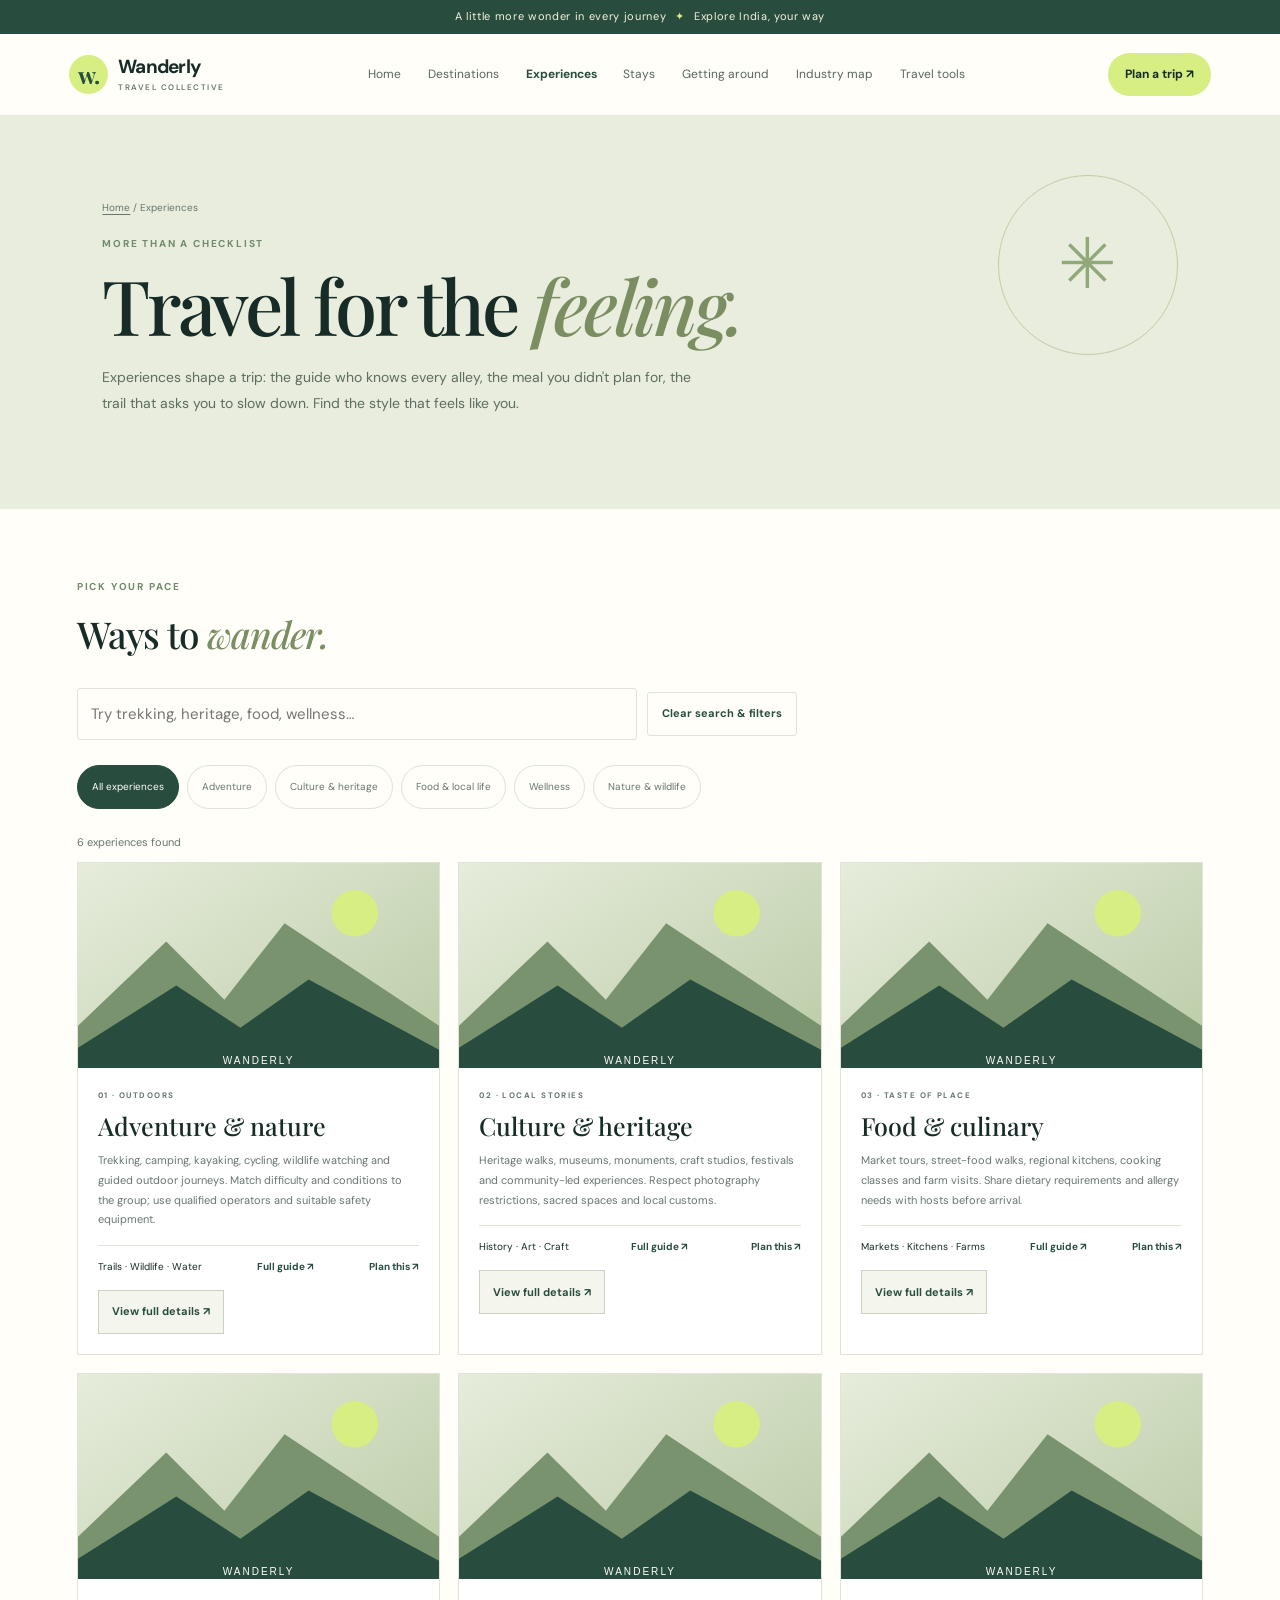
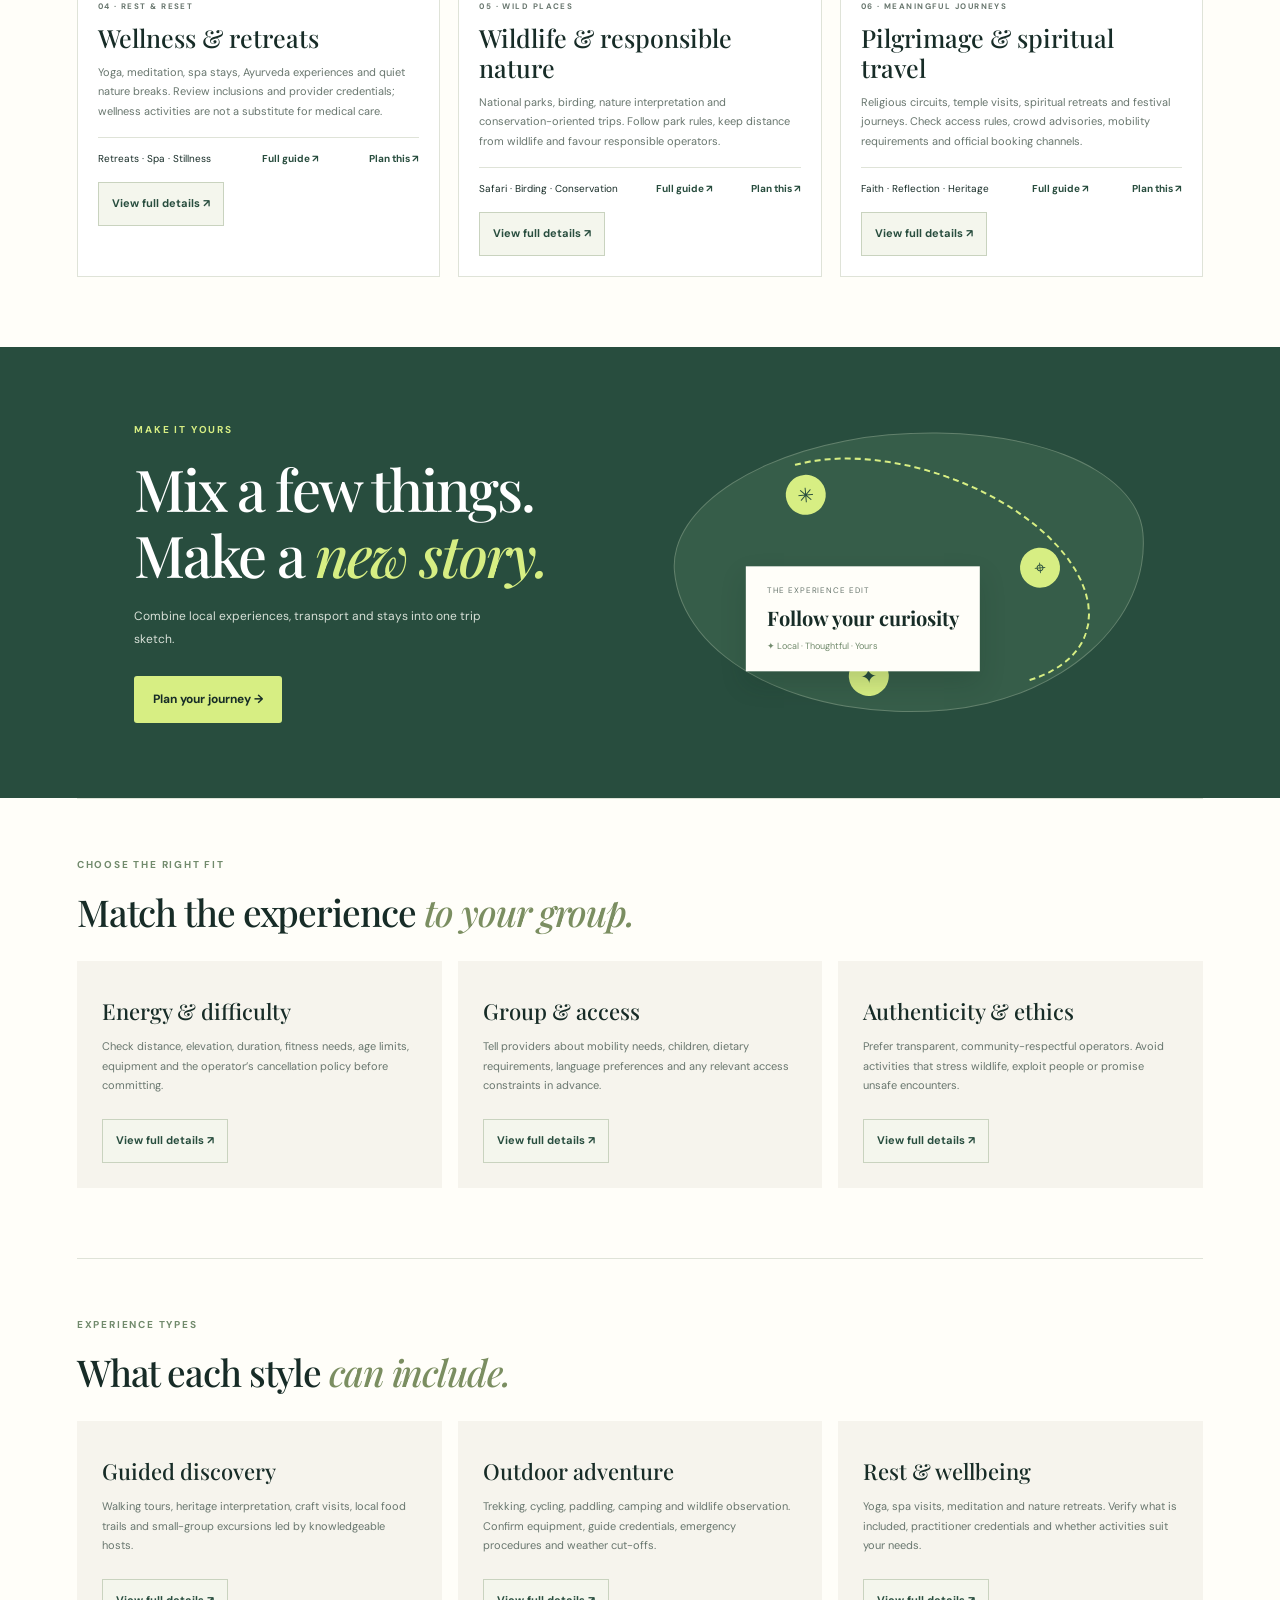
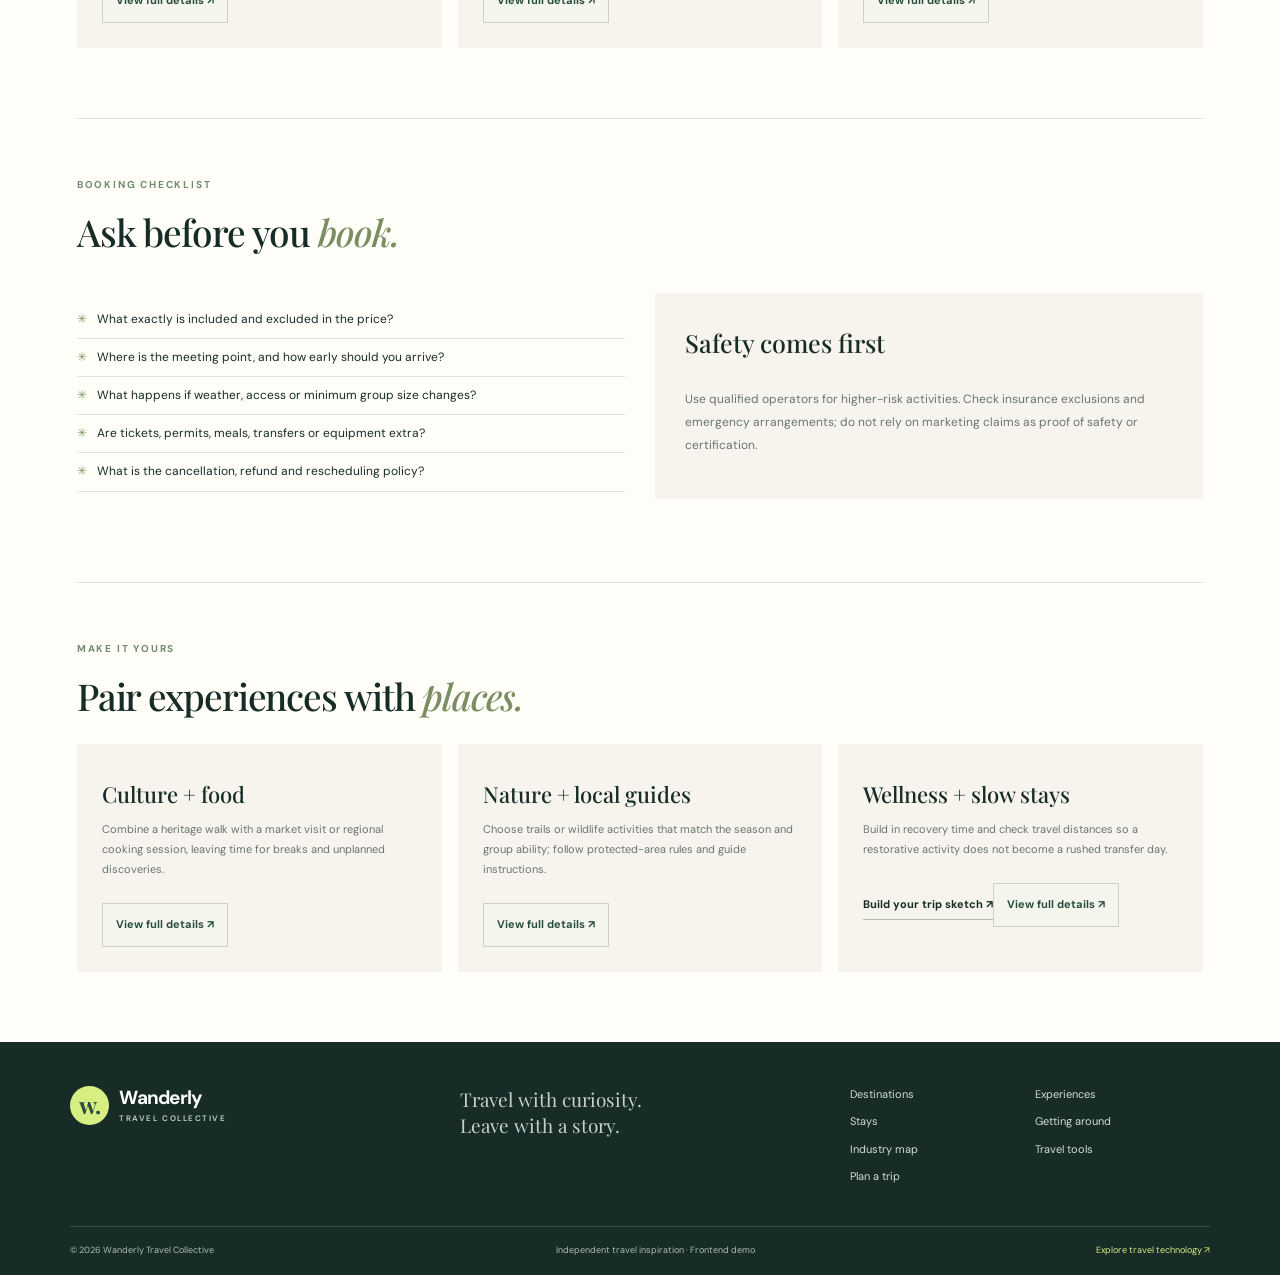
<file: experiences.html>
<!doctype html><html lang="en"><head><meta charset="utf-8"><meta name="viewport" content="width=device-width,initial-scale=1"><title>Experiences — Wanderly</title><meta name="description" content="Explore adventure, culture, food, wellness and responsible tourism experiences."><link rel="preconnect" href="https://fonts.googleapis.com"><link rel="preconnect" href="https://fonts.gstatic.com" crossorigin><link href="https://fonts.googleapis.com/css2?family=DM+Sans:wght@400;500;600;700&family=Playfair+Display:ital,wght@0,500;0,600;0,700;1,500;1,600&display=swap" rel="stylesheet"><link rel="stylesheet" href="css/style.css"><script defer src="js/app.js"></script><link rel="canonical" href="https://prem-pk-dev.github.io/Travel-Tourism-/experiences.html"><meta property="og:type" content="website"><meta property="og:site_name" content="Wanderly Travel Collective"><meta property="og:title" content="Experiences — Wanderly"><meta property="og:description" content="Explore adventure, culture, food, wellness and responsible tourism experiences."><meta property="og:url" content="https://prem-pk-dev.github.io/Travel-Tourism-/experiences.html"><meta property="og:image" content="https://images.unsplash.com/photo-1518548419970-58e3b4079ab2?auto=format&amp;fit=crop&amp;w=1200&amp;q=80"><meta name="twitter:card" content="summary_large_image"></head><body><a class="skip-link" href="#main-content">Skip to content</a><div class="announcement">A little more wonder in every journey <span>✦</span> Explore India, your way</div><header class="site-header"><a class="brand" href="index.html"><span class="brand-mark">w.</span><span>Wanderly<small>TRAVEL COLLECTIVE</small></span></a><button class="menu-toggle" aria-label="Open navigation" aria-controls="primary-navigation" aria-expanded="false">☰</button><nav id="primary-navigation" class="nav" aria-label="Primary navigation"><a href="index.html">Home</a><a href="destinations.html">Destinations</a><a class="active" href="experiences.html">Experiences</a><a href="stays.html">Stays</a><a href="transport.html">Getting around</a><a href="industry-categories.html">Industry map</a><a href="travel-tools.html">Travel tools</a></nav><a class="nav-cta" href="plan.html">Plan a trip ↗</a></header><main id="main-content" tabindex="-1"><section class="page-hero"><div class="breadcrumbs"><a href="index.html">Home</a> / Experiences</div><p class="eyebrow">MORE THAN A CHECKLIST</p><h1>Travel for the <em>feeling.</em></h1><p>Experiences shape a trip: the guide who knows every alley, the meal you didn't plan for, the trail that asks you to slow down. Find the style that feels like you.</p><span class="hero-orb">✳</span></section><section class="content-section"><div class="section-heading"><div><p class="eyebrow">PICK YOUR PACE</p><h2>Ways to <em>wander.</em></h2></div></div><div class="catalog-search-controls"><input id="catalog-search" type="search" placeholder="Try trekking, heritage, food, wellness…" aria-label="Search experiences"><button type="button" class="filter-reset" data-catalog-reset>Clear search & filters</button></div><div class="filter-bar" role="group" aria-label="Filter experiences"><button class="filter-chip active" data-filter="all">All experiences</button><button class="filter-chip" data-filter="Adventure">Adventure</button><button class="filter-chip" data-filter="Culture & heritage">Culture & heritage</button><button class="filter-chip" data-filter="Food & local life">Food & local life</button><button class="filter-chip" data-filter="Wellness">Wellness</button><button class="filter-chip" data-filter="Nature & wildlife">Nature & wildlife</button></div><p class="search-results-note" data-search-status aria-live="polite">6 experiences</p><div class="catalog-grid">
<article class="catalog-card" data-category="Adventure" id="adventure"><img loading="lazy" decoding="async" src="https://images.unsplash.com/photo-1551632811-561732d1e306?auto=format&fit=crop&w=900&q=85" alt="Hikers following a mountain trail"><div class="catalog-card-body"><p class="eyebrow">01 · OUTDOORS</p><h3>Adventure & nature</h3><p>Trekking, camping, kayaking, cycling, wildlife watching and guided outdoor journeys. Match difficulty and conditions to the group; use qualified operators and suitable safety equipment.</p><div class="card-bottom"><span>Trails · Wildlife · Water</span><a href="experience-detail.html?type=adventure">Full guide ↗</a><a href="plan.html?style=Adventure">Plan this ↗</a></div></div></article>
<article class="catalog-card" data-category="Culture & heritage" id="culture"><img loading="lazy" decoding="async" src="https://images.unsplash.com/photo-1567157577867-05d8f4d4b7c5?auto=format&fit=crop&w=900&q=85" alt="Historic architecture in India"><div class="catalog-card-body"><p class="eyebrow">02 · LOCAL STORIES</p><h3>Culture & heritage</h3><p>Heritage walks, museums, monuments, craft studios, festivals and community-led experiences. Respect photography restrictions, sacred spaces and local customs.</p><div class="card-bottom"><span>History · Art · Craft</span><a href="experience-detail.html?type=culture">Full guide ↗</a><a href="plan.html?style=Culture%20%26%20heritage">Plan this ↗</a></div></div></article>
<article class="catalog-card" data-category="Food & local life" id="food"><img loading="lazy" decoding="async" src="https://images.unsplash.com/photo-1555939594-58d7cb561ad1?auto=format&fit=crop&w=900&q=85" alt="A table of regional dishes"><div class="catalog-card-body"><p class="eyebrow">03 · TASTE OF PLACE</p><h3>Food & culinary</h3><p>Market tours, street-food walks, regional kitchens, cooking classes and farm visits. Share dietary requirements and allergy needs with hosts before arrival.</p><div class="card-bottom"><span>Markets · Kitchens · Farms</span><a href="experience-detail.html?type=food">Full guide ↗</a><a href="plan.html?style=Food%20%26%20local%20life">Plan this ↗</a></div></div></article>
<article class="catalog-card" data-category="Wellness" id="wellness"><img loading="lazy" decoding="async" src="https://images.unsplash.com/photo-1545389336-cf090694435e?auto=format&fit=crop&w=900&q=85" alt="Quiet wellness and yoga space"><div class="catalog-card-body"><p class="eyebrow">04 · REST & RESET</p><h3>Wellness & retreats</h3><p>Yoga, meditation, spa stays, Ayurveda experiences and quiet nature breaks. Review inclusions and provider credentials; wellness activities are not a substitute for medical care.</p><div class="card-bottom"><span>Retreats · Spa · Stillness</span><a href="experience-detail.html?type=wellness">Full guide ↗</a><a href="plan.html?style=Wellness">Plan this ↗</a></div></div></article>
<article class="catalog-card" data-category="Nature & wildlife" id="wildlife"><img loading="lazy" decoding="async" src="https://images.unsplash.com/photo-1516426122078-c23e76319801?auto=format&fit=crop&w=900&q=85" alt="Wild elephant in a natural landscape"><div class="catalog-card-body"><p class="eyebrow">05 · WILD PLACES</p><h3>Wildlife & responsible nature</h3><p>National parks, birding, nature interpretation and conservation-oriented trips. Follow park rules, keep distance from wildlife and favour responsible operators.</p><div class="card-bottom"><span>Safari · Birding · Conservation</span><a href="experience-detail.html?type=wildlife">Full guide ↗</a><a href="plan.html?style=Nature%20%26%20wildlife">Plan this ↗</a></div></div></article>
<article class="catalog-card" data-category="Culture & heritage|Nature & wildlife" id="pilgrimage"><img loading="lazy" decoding="async" src="https://images.unsplash.com/photo-1606293926075-69a00dbfde81?auto=format&fit=crop&w=900&q=85" alt="Temple architecture and intricate carvings"><div class="catalog-card-body"><p class="eyebrow">06 · MEANINGFUL JOURNEYS</p><h3>Pilgrimage & spiritual travel</h3><p>Religious circuits, temple visits, spiritual retreats and festival journeys. Check access rules, crowd advisories, mobility requirements and official booking channels.</p><div class="card-bottom"><span>Faith · Reflection · Heritage</span><a href="experience-detail.html?type=pilgrimage">Full guide ↗</a><a href="plan.html?style=Religious%20%26%20pilgrimage">Plan this ↗</a></div></div></article></div></section><section class="planner-banner"><div><p class="eyebrow light">MAKE IT YOURS</p><h2>Mix a few things.<br>Make a <em>new story.</em></h2><p>Combine local experiences, transport and stays into one trip sketch.</p><a href="plan.html" class="button button-light">Plan your journey →</a></div><div class="planner-art"><div class="route-line"></div><span class="pin pin-one">✳</span><span class="pin pin-two">⌖</span><span class="pin pin-three">✦</span><div class="planner-card"><small>THE EXPERIENCE EDIT</small><b>Follow your curiosity</b><span>✦ Local · Thoughtful · Yours</span></div></div></section>
<section class="content-section deep-dive-section" id="experience-fit"><div class="section-heading"><div><p class="eyebrow">CHOOSE THE RIGHT FIT</p><h2>Match the experience <em>to your group.</em></h2></div></div><div class="info-grid"><article class="info-card"><h3>Energy & difficulty</h3><p>Check distance, elevation, duration, fitness needs, age limits, equipment and the operator’s cancellation policy before committing.</p></article><article class="info-card"><h3>Group & access</h3><p>Tell providers about mobility needs, children, dietary requirements, language preferences and any relevant access constraints in advance.</p></article><article class="info-card"><h3>Authenticity & ethics</h3><p>Prefer transparent, community-respectful operators. Avoid activities that stress wildlife, exploit people or promise unsafe encounters.</p></article></div></section>
<section class="content-section deep-dive-section"><div class="section-heading"><div><p class="eyebrow">EXPERIENCE TYPES</p><h2>What each style <em>can include.</em></h2></div></div><div class="info-grid"><article class="info-card"><h3>Guided discovery</h3><p>Walking tours, heritage interpretation, craft visits, local food trails and small-group excursions led by knowledgeable hosts.</p></article><article class="info-card"><h3>Outdoor adventure</h3><p>Trekking, cycling, paddling, camping and wildlife observation. Confirm equipment, guide credentials, emergency procedures and weather cut-offs.</p></article><article class="info-card"><h3>Rest & wellbeing</h3><p>Yoga, spa visits, meditation and nature retreats. Verify what is included, practitioner credentials and whether activities suit your needs.</p></article></div></section>
<section class="content-section deep-dive-section"><div class="section-heading"><div><p class="eyebrow">BOOKING CHECKLIST</p><h2>Ask before you <em>book.</em></h2></div></div><div class="detail-grid"><div><ul class="check-list"><li>What exactly is included and excluded in the price?</li><li>Where is the meeting point, and how early should you arrive?</li><li>What happens if weather, access or minimum group size changes?</li><li>Are tickets, permits, meals, transfers or equipment extra?</li><li>What is the cancellation, refund and rescheduling policy?</li></ul></div><div class="soft-panel"><h3>Safety comes first</h3><p>Use qualified operators for higher-risk activities. Check insurance exclusions and emergency arrangements; do not rely on marketing claims as proof of safety or certification.</p></div></div></section>
<section class="content-section deep-dive-section"><div class="section-heading"><div><p class="eyebrow">MAKE IT YOURS</p><h2>Pair experiences with <em>places.</em></h2></div></div><div class="info-grid"><article class="info-card"><h3>Culture + food</h3><p>Combine a heritage walk with a market visit or regional cooking session, leaving time for breaks and unplanned discoveries.</p></article><article class="info-card"><h3>Nature + local guides</h3><p>Choose trails or wildlife activities that match the season and group ability; follow protected-area rules and guide instructions.</p></article><article class="info-card"><h3>Wellness + slow stays</h3><p>Build in recovery time and check travel distances so a restorative activity does not become a rushed transfer day.</p><a class="text-link" href="plan.html">Build your trip sketch ↗</a></article></div></section>
</main><footer class="site-footer"><div class="footer-top"><a class="brand brand-footer" href="index.html"><span class="brand-mark">w.</span><span>Wanderly<small>TRAVEL COLLECTIVE</small></span></a><p>Travel with curiosity.<br>Leave with a story.</p><div class="footer-links"><a href="destinations.html">Destinations</a><a href="experiences.html">Experiences</a><a href="stays.html">Stays</a><a href="transport.html">Getting around</a><a href="industry-categories.html">Industry map</a><a href="travel-tools.html">Travel tools</a><a href="plan.html">Plan a trip</a></div></div><div class="footer-bottom"><span>© <span data-year></span> Wanderly Travel Collective</span><span>Independent travel inspiration · Frontend demo</span><a href="travel-tools.html">Explore travel technology ↗</a></div></footer></body></html>
</file>
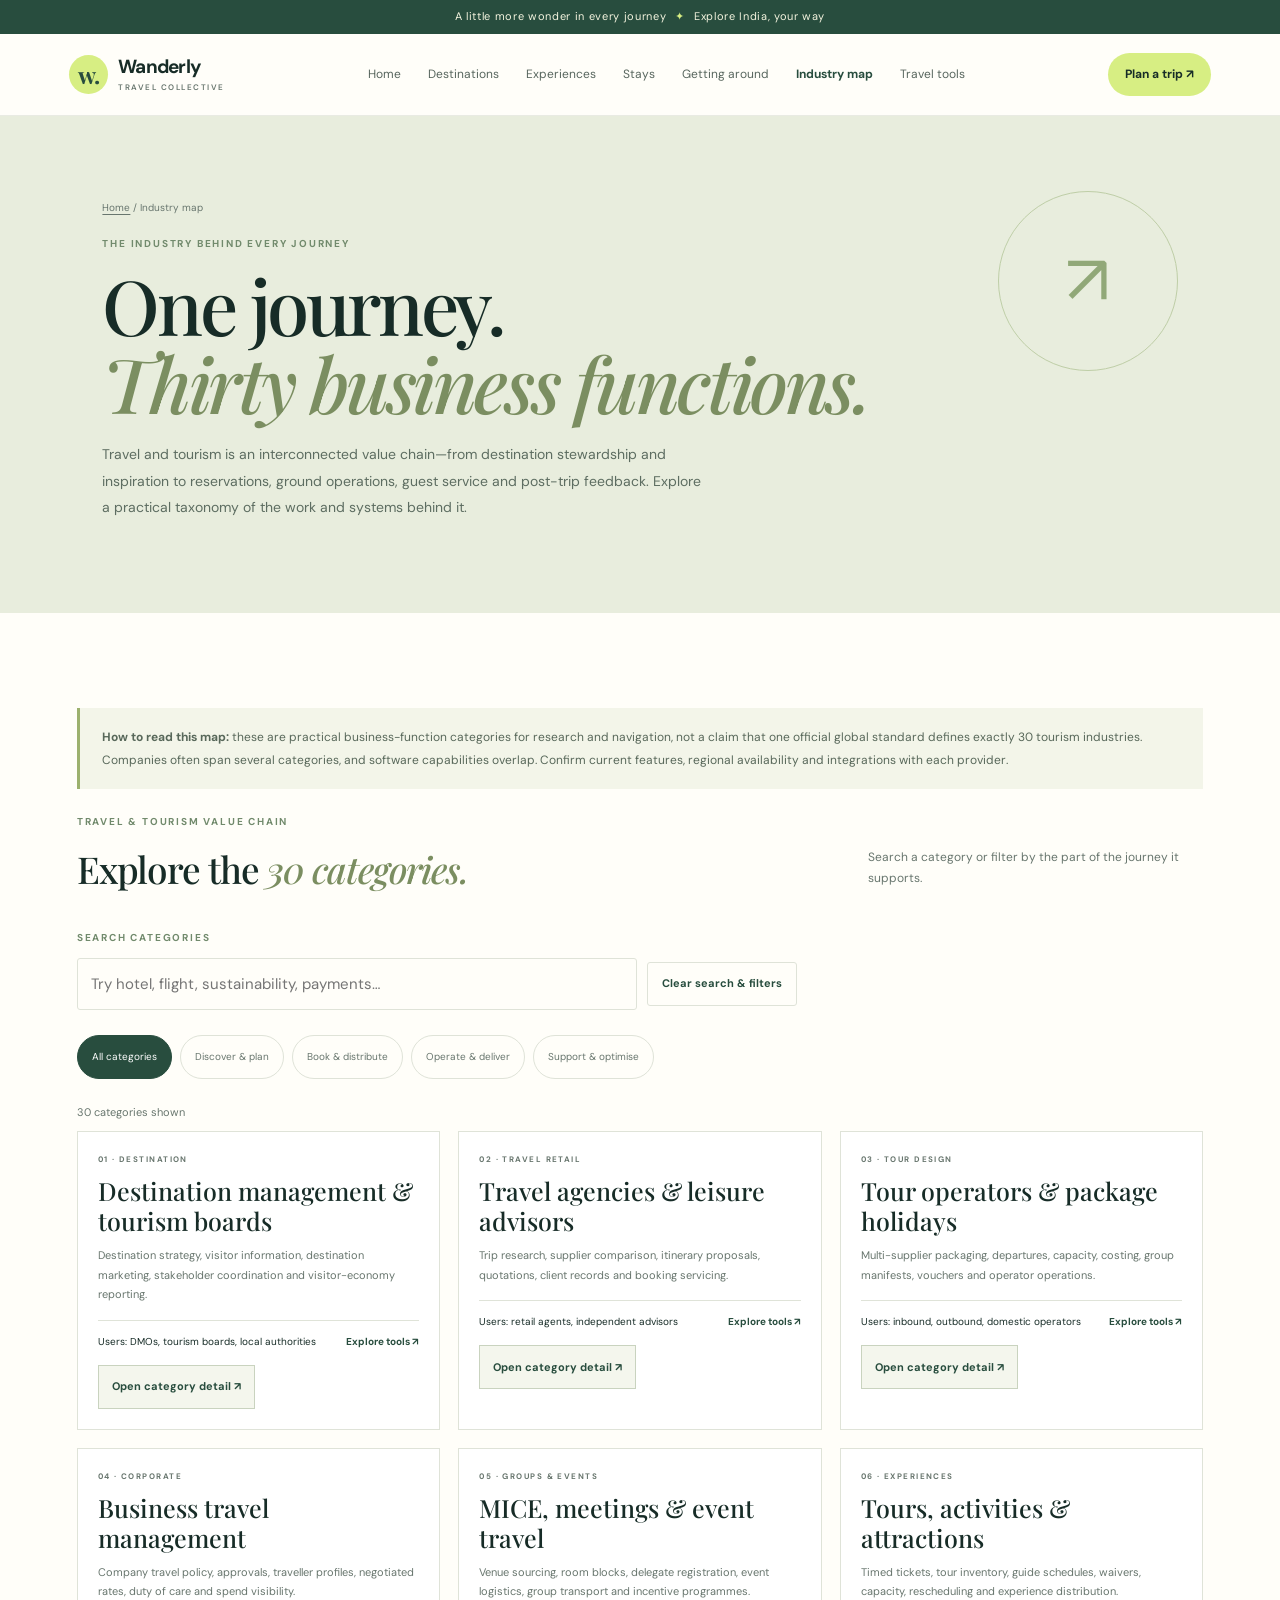
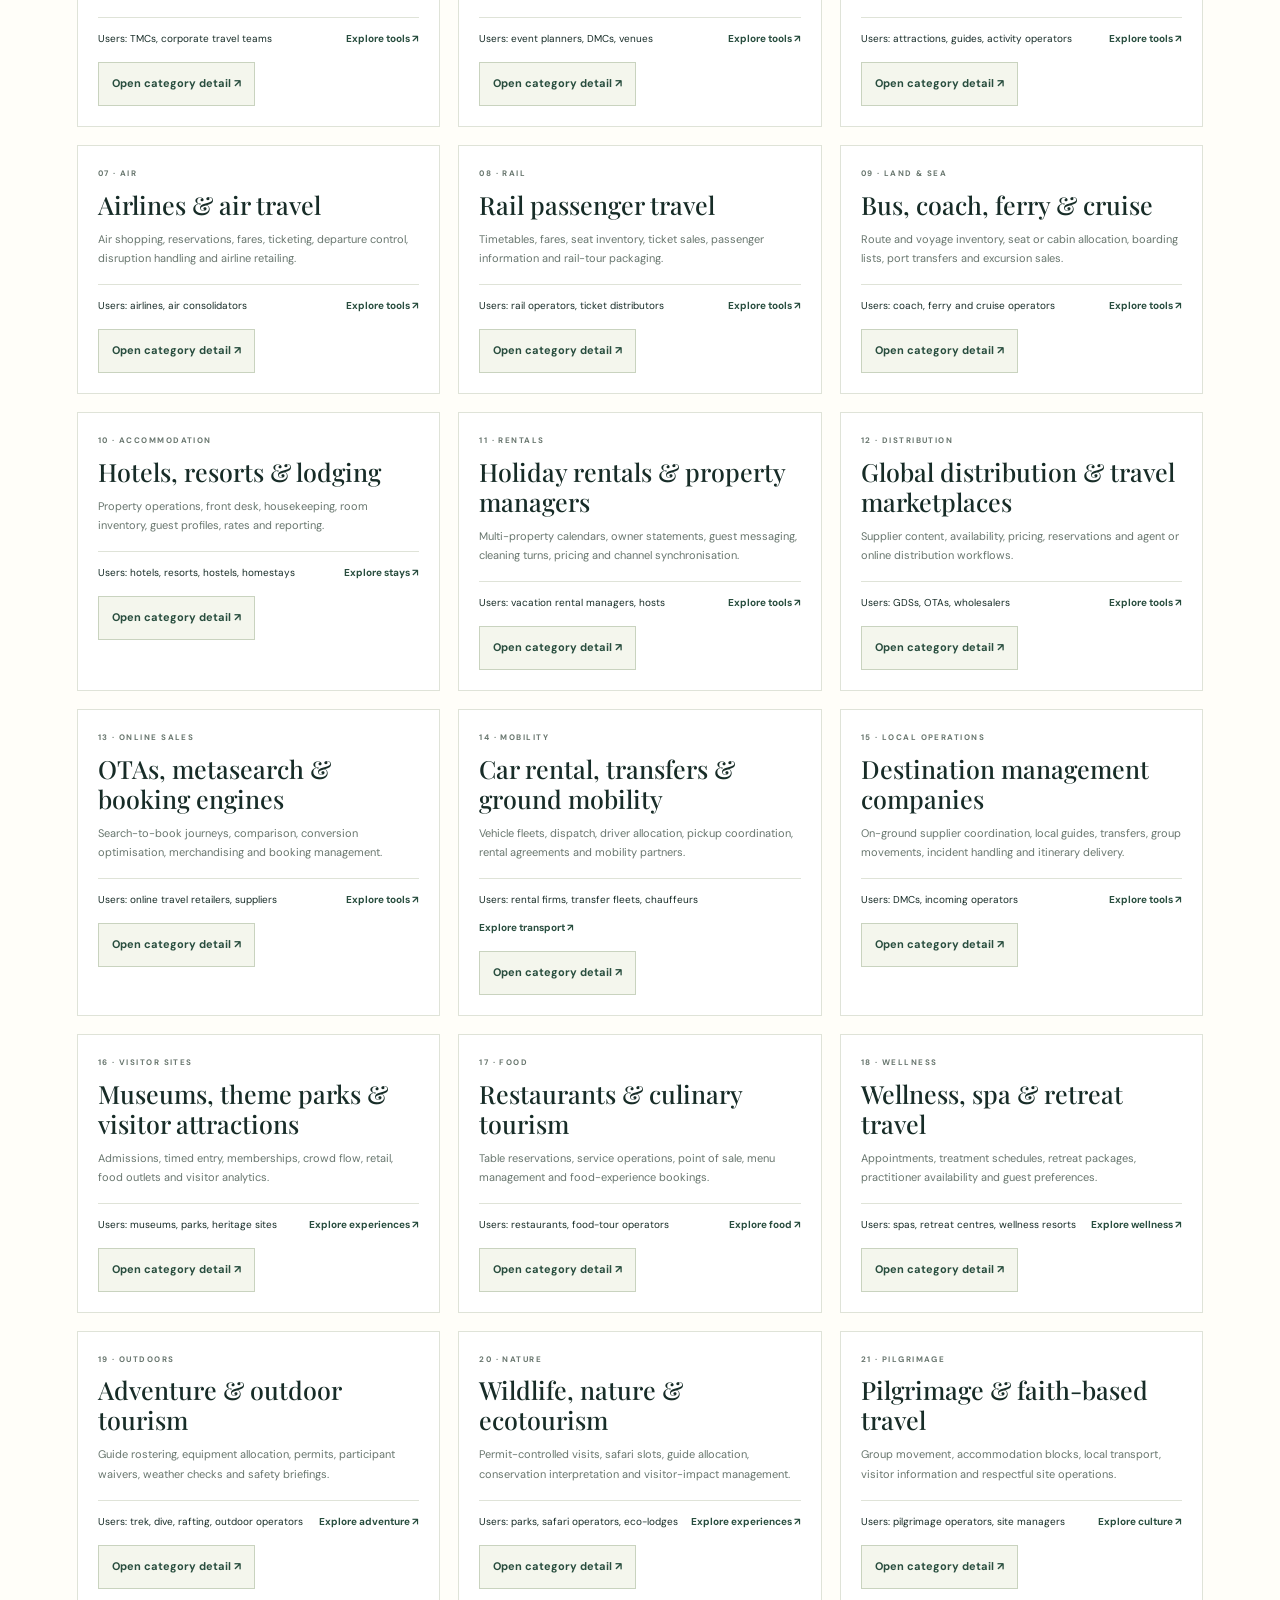
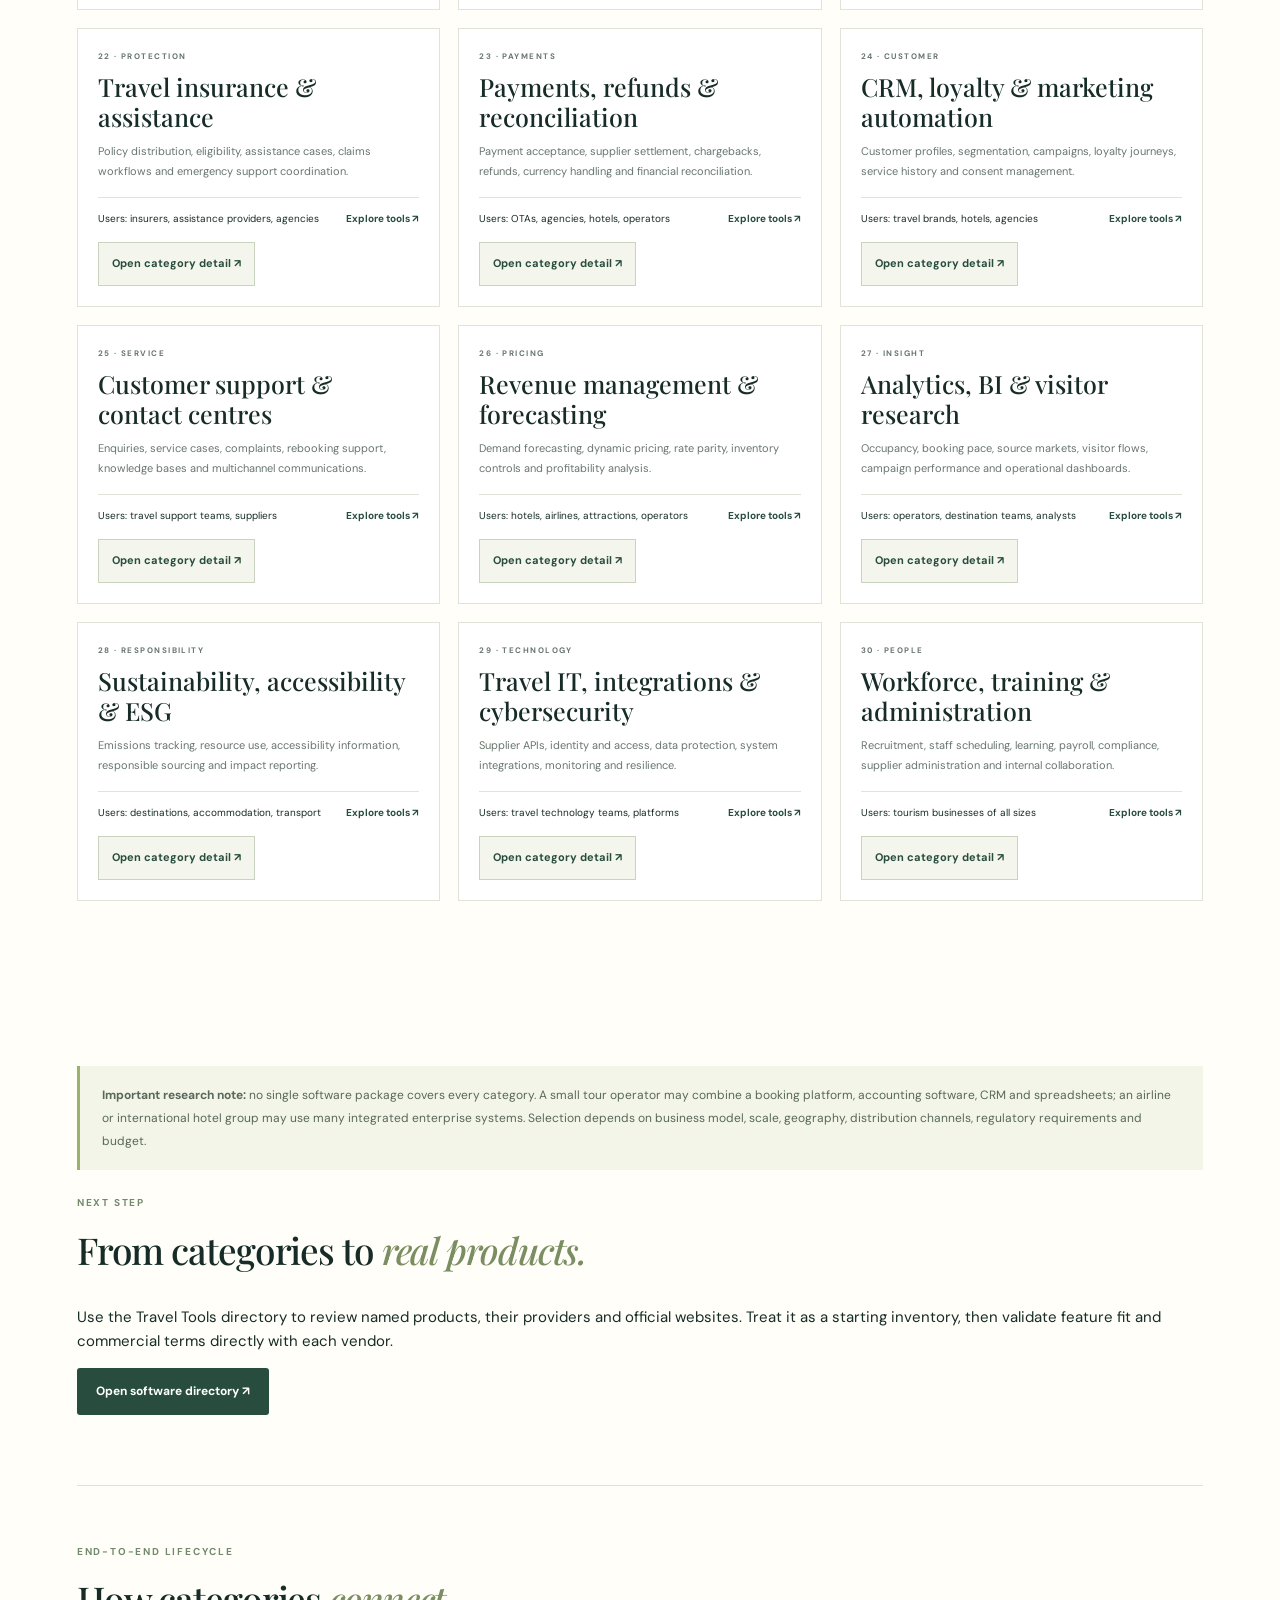
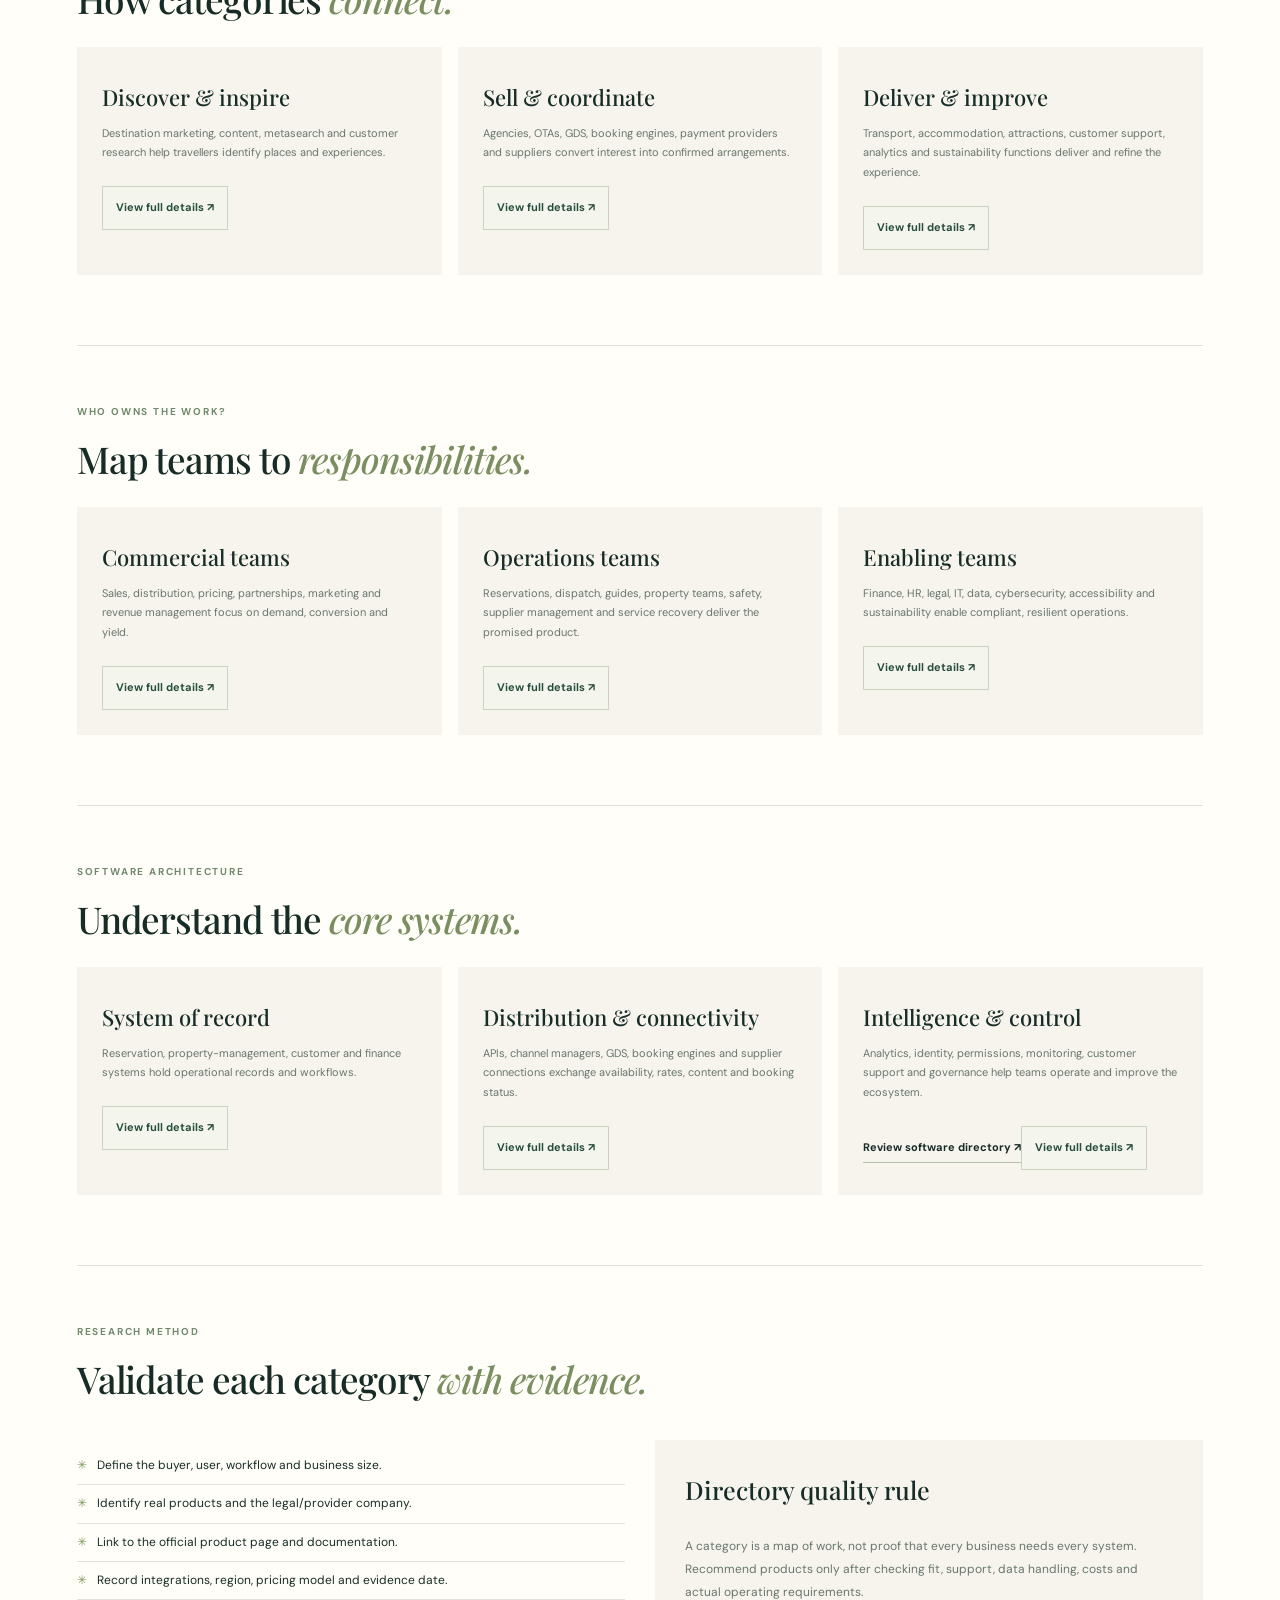
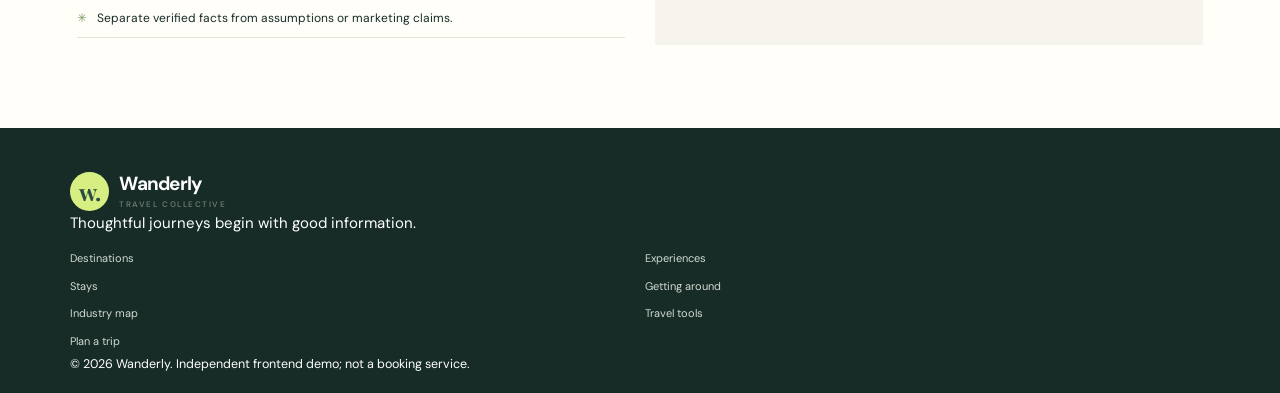
<file: industry-categories.html>
<!doctype html>
<html lang="en">
<head>
<meta charset="utf-8"><meta name="viewport" content="width=device-width,initial-scale=1">
<meta name="description" content="Explore the travel and tourism value chain: 30 business functions, who uses them, and the software systems that support them.">
<title>Industry Map — Wanderly Travel Collective</title>
<link rel="preconnect" href="https://fonts.googleapis.com"><link rel="preconnect" href="https://fonts.gstatic.com" crossorigin><link href="https://fonts.googleapis.com/css2?family=DM+Sans:wght@400;500;600;700&family=Playfair+Display:ital,wght@0,500;0,600;0,700;1,500;1,600&display=swap" rel="stylesheet"><link rel="stylesheet" href="css/style.css"><script defer src="js/app.js"></script>
<link rel="canonical" href="https://prem-pk-dev.github.io/Travel-Tourism-/industry-categories.html"><meta property="og:type" content="website"><meta property="og:site_name" content="Wanderly Travel Collective"><meta property="og:title" content="Industry Map — Wanderly Travel Collective"><meta property="og:description" content="Explore the travel and tourism value chain: 30 business functions, who uses them, and the software systems that support them."><meta property="og:url" content="https://prem-pk-dev.github.io/Travel-Tourism-/industry-categories.html"><meta property="og:image" content="https://images.unsplash.com/photo-1518548419970-58e3b4079ab2?auto=format&amp;fit=crop&amp;w=1200&amp;q=80"><meta name="twitter:card" content="summary_large_image"></head>
<body><a class="skip-link" href="#main-content">Skip to content</a>
<div class="announcement">A little more wonder in every journey <span>✦</span> Explore India, your way</div>
<header class="site-header">
<a class="brand" href="index.html"><span class="brand-mark">w.</span><span>Wanderly<small>TRAVEL COLLECTIVE</small></span></a>
<button class="menu-toggle" aria-label="Open navigation" aria-controls="primary-navigation" aria-expanded="false">☰</button>
<nav id="primary-navigation" class="nav" aria-label="Primary navigation"><a href="index.html">Home</a><a href="destinations.html">Destinations</a><a href="experiences.html">Experiences</a><a href="stays.html">Stays</a><a href="transport.html">Getting around</a><a href="industry-categories.html" class="active">Industry map</a><a href="travel-tools.html">Travel tools</a></nav>
<a class="nav-cta" href="plan.html">Plan a trip ↗</a>
</header>
<main id="main-content" tabindex="-1">
<section class="page-hero"><div class="breadcrumbs"><a href="index.html">Home</a> / Industry map</div><p class="eyebrow">THE INDUSTRY BEHIND EVERY JOURNEY</p><h1>One journey.<br><em>Thirty business functions.</em></h1><p>Travel and tourism is an interconnected value chain—from destination stewardship and inspiration to reservations, ground operations, guest service and post-trip feedback. Explore a practical taxonomy of the work and systems behind it.</p><span class="hero-orb">↗</span></section>
<section class="content-section">
<div class="callout"><b>How to read this map:</b> these are practical business-function categories for research and navigation, not a claim that one official global standard defines exactly 30 tourism industries. Companies often span several categories, and software capabilities overlap. Confirm current features, regional availability and integrations with each provider.</div>
<div class="section-heading"><div><p class="eyebrow">TRAVEL & TOURISM VALUE CHAIN</p><h2>Explore the <em>30 categories.</em></h2></div><p class="heading-copy">Search a category or filter by the part of the journey it supports.</p></div>
<label class="eyebrow" for="industry-search">SEARCH CATEGORIES</label><div class="catalog-search-controls"><input id="industry-search" type="search" placeholder="Try hotel, flight, sustainability, payments…" aria-label="Search industry categories"><button type="button" class="filter-reset" data-industry-reset>Clear search & filters</button></div>
<div class="filter-bar" role="group" aria-label="Filter industry categories"><button class="filter-chip active" data-industry-filter="all">All categories</button><button class="filter-chip" data-industry-filter="discover">Discover & plan</button><button class="filter-chip" data-industry-filter="book">Book & distribute</button><button class="filter-chip" data-industry-filter="operate">Operate & deliver</button><button class="filter-chip" data-industry-filter="support">Support & optimise</button></div>
<p class="search-results-note" id="industry-count" aria-live="polite">30 categories</p>
<div class="catalog-grid" id="industry-grid">
<article class="catalog-card industry-card" data-detail-slug="destination-management" data-phase="discover" data-searchable="destination management marketing tourism board destination organization DMO visitor economy"><div class="catalog-card-body"><p class="eyebrow">01 · DESTINATION</p><h3>Destination management & tourism boards</h3><p>Destination strategy, visitor information, destination marketing, stakeholder coordination and visitor-economy reporting.</p><div class="card-bottom"><span>Users: DMOs, tourism boards, local authorities</span><a href="travel-tools.html">Explore tools ↗</a></div><a class="card-detail-trigger category-detail-link" href="industry-detail.html?category=destination-management">Open category detail ↗</a></div></article>
<article class="catalog-card industry-card" data-detail-slug="travel-agencies" data-phase="discover" data-searchable="travel agency leisure retail itinerary customer travel advisor"><div class="catalog-card-body"><p class="eyebrow">02 · TRAVEL RETAIL</p><h3>Travel agencies & leisure advisors</h3><p>Trip research, supplier comparison, itinerary proposals, quotations, client records and booking servicing.</p><div class="card-bottom"><span>Users: retail agents, independent advisors</span><a href="travel-tools.html">Explore tools ↗</a></div><a class="card-detail-trigger category-detail-link" href="industry-detail.html?category=travel-agencies">Open category detail ↗</a></div></article>
<article class="catalog-card industry-card" data-detail-slug="tour-operators" data-phase="discover" data-searchable="tour operator package holidays group tours excursions supplier contracting"><div class="catalog-card-body"><p class="eyebrow">03 · TOUR DESIGN</p><h3>Tour operators & package holidays</h3><p>Multi-supplier packaging, departures, capacity, costing, group manifests, vouchers and operator operations.</p><div class="card-bottom"><span>Users: inbound, outbound, domestic operators</span><a href="travel-tools.html">Explore tools ↗</a></div><a class="card-detail-trigger category-detail-link" href="industry-detail.html?category=tour-operators">Open category detail ↗</a></div></article>
<article class="catalog-card industry-card" data-detail-slug="corporate-travel" data-phase="discover" data-searchable="business travel corporate travel management TMC policy expense"><div class="catalog-card-body"><p class="eyebrow">04 · CORPORATE</p><h3>Business travel management</h3><p>Company travel policy, approvals, traveller profiles, negotiated rates, duty of care and spend visibility.</p><div class="card-bottom"><span>Users: TMCs, corporate travel teams</span><a href="travel-tools.html">Explore tools ↗</a></div><a class="card-detail-trigger category-detail-link" href="industry-detail.html?category=corporate-travel">Open category detail ↗</a></div></article>
<article class="catalog-card industry-card" data-detail-slug="mice" data-phase="discover" data-searchable="meetings incentives conferences exhibitions MICE events venue delegate"><div class="catalog-card-body"><p class="eyebrow">05 · GROUPS & EVENTS</p><h3>MICE, meetings & event travel</h3><p>Venue sourcing, room blocks, delegate registration, event logistics, group transport and incentive programmes.</p><div class="card-bottom"><span>Users: event planners, DMCs, venues</span><a href="travel-tools.html">Explore tools ↗</a></div><a class="card-detail-trigger category-detail-link" href="industry-detail.html?category=mice">Open category detail ↗</a></div></article>
<article class="catalog-card industry-card" data-detail-slug="activities" data-phase="discover" data-searchable="experience provider attractions tours activities tickets guide experiences"><div class="catalog-card-body"><p class="eyebrow">06 · EXPERIENCES</p><h3>Tours, activities & attractions</h3><p>Timed tickets, tour inventory, guide schedules, waivers, capacity, rescheduling and experience distribution.</p><div class="card-bottom"><span>Users: attractions, guides, activity operators</span><a href="travel-tools.html">Explore tools ↗</a></div><a class="card-detail-trigger category-detail-link" href="industry-detail.html?category=activities">Open category detail ↗</a></div></article>
<article class="catalog-card industry-card" data-detail-slug="airlines" data-phase="book" data-searchable="airline aviation flight reservation airline operations revenue management"><div class="catalog-card-body"><p class="eyebrow">07 · AIR</p><h3>Airlines & air travel</h3><p>Air shopping, reservations, fares, ticketing, departure control, disruption handling and airline retailing.</p><div class="card-bottom"><span>Users: airlines, air consolidators</span><a href="travel-tools.html">Explore tools ↗</a></div><a class="card-detail-trigger category-detail-link" href="industry-detail.html?category=airlines">Open category detail ↗</a></div></article>
<article class="catalog-card industry-card" data-detail-slug="rail" data-phase="book" data-searchable="railway train passenger reservation timetable rail travel"><div class="catalog-card-body"><p class="eyebrow">08 · RAIL</p><h3>Rail passenger travel</h3><p>Timetables, fares, seat inventory, ticket sales, passenger information and rail-tour packaging.</p><div class="card-bottom"><span>Users: rail operators, ticket distributors</span><a href="travel-tools.html">Explore tools ↗</a></div><a class="card-detail-trigger category-detail-link" href="industry-detail.html?category=rail">Open category detail ↗</a></div></article>
<article class="catalog-card industry-card" data-detail-slug="land-sea" data-phase="book" data-searchable="bus coach ferry cruise ship marine passenger transport"><div class="catalog-card-body"><p class="eyebrow">09 · LAND & SEA</p><h3>Bus, coach, ferry & cruise</h3><p>Route and voyage inventory, seat or cabin allocation, boarding lists, port transfers and excursion sales.</p><div class="card-bottom"><span>Users: coach, ferry and cruise operators</span><a href="travel-tools.html">Explore tools ↗</a></div><a class="card-detail-trigger category-detail-link" href="industry-detail.html?category=land-sea">Open category detail ↗</a></div></article>
<article class="catalog-card industry-card" data-detail-slug="lodging" data-phase="book" data-searchable="hotel accommodation resort hostel homestay PMS housekeeping front desk"><div class="catalog-card-body"><p class="eyebrow">10 · ACCOMMODATION</p><h3>Hotels, resorts & lodging</h3><p>Property operations, front desk, housekeeping, room inventory, guest profiles, rates and reporting.</p><div class="card-bottom"><span>Users: hotels, resorts, hostels, homestays</span><a href="stays.html">Explore stays ↗</a></div><a class="card-detail-trigger category-detail-link" href="industry-detail.html?category=lodging">Open category detail ↗</a></div></article>
<article class="catalog-card industry-card" data-detail-slug="rentals" data-phase="book" data-searchable="vacation rental holiday rental property manager short term rental"><div class="catalog-card-body"><p class="eyebrow">11 · RENTALS</p><h3>Holiday rentals & property managers</h3><p>Multi-property calendars, owner statements, guest messaging, cleaning turns, pricing and channel synchronisation.</p><div class="card-bottom"><span>Users: vacation rental managers, hosts</span><a href="travel-tools.html">Explore tools ↗</a></div><a class="card-detail-trigger category-detail-link" href="industry-detail.html?category=rentals">Open category detail ↗</a></div></article>
<article class="catalog-card industry-card" data-detail-slug="distribution" data-phase="book" data-searchable="GDS global distribution system travel distribution airline hotel booking"><div class="catalog-card-body"><p class="eyebrow">12 · DISTRIBUTION</p><h3>Global distribution & travel marketplaces</h3><p>Supplier content, availability, pricing, reservations and agent or online distribution workflows.</p><div class="card-bottom"><span>Users: GDSs, OTAs, wholesalers</span><a href="travel-tools.html">Explore tools ↗</a></div><a class="card-detail-trigger category-detail-link" href="industry-detail.html?category=distribution">Open category detail ↗</a></div></article>
<article class="catalog-card industry-card" data-detail-slug="otas" data-phase="book" data-searchable="online travel agency OTA metasearch booking engine comparison"><div class="catalog-card-body"><p class="eyebrow">13 · ONLINE SALES</p><h3>OTAs, metasearch & booking engines</h3><p>Search-to-book journeys, comparison, conversion optimisation, merchandising and booking management.</p><div class="card-bottom"><span>Users: online travel retailers, suppliers</span><a href="travel-tools.html">Explore tools ↗</a></div><a class="card-detail-trigger category-detail-link" href="industry-detail.html?category=otas">Open category detail ↗</a></div></article>
<article class="catalog-card industry-card" data-detail-slug="mobility" data-phase="book" data-searchable="car rental taxi transfer chauffeur mobility airport transfer"><div class="catalog-card-body"><p class="eyebrow">14 · MOBILITY</p><h3>Car rental, transfers & ground mobility</h3><p>Vehicle fleets, dispatch, driver allocation, pickup coordination, rental agreements and mobility partners.</p><div class="card-bottom"><span>Users: rental firms, transfer fleets, chauffeurs</span><a href="transport.html">Explore transport ↗</a></div><a class="card-detail-trigger category-detail-link" href="industry-detail.html?category=mobility">Open category detail ↗</a></div></article>
<article class="catalog-card industry-card" data-detail-slug="dmc" data-phase="operate" data-searchable="destination management company DMC local ground handling incoming operator"><div class="catalog-card-body"><p class="eyebrow">15 · LOCAL OPERATIONS</p><h3>Destination management companies</h3><p>On-ground supplier coordination, local guides, transfers, group movements, incident handling and itinerary delivery.</p><div class="card-bottom"><span>Users: DMCs, incoming operators</span><a href="travel-tools.html">Explore tools ↗</a></div><a class="card-detail-trigger category-detail-link" href="industry-detail.html?category=dmc">Open category detail ↗</a></div></article>
<article class="catalog-card industry-card" data-detail-slug="attractions" data-phase="operate" data-searchable="visitor attraction museum theme park ticketing visitor flow capacity"><div class="catalog-card-body"><p class="eyebrow">16 · VISITOR SITES</p><h3>Museums, theme parks & visitor attractions</h3><p>Admissions, timed entry, memberships, crowd flow, retail, food outlets and visitor analytics.</p><div class="card-bottom"><span>Users: museums, parks, heritage sites</span><a href="experiences.html">Explore experiences ↗</a></div><a class="card-detail-trigger category-detail-link" href="industry-detail.html?category=attractions">Open category detail ↗</a></div></article>
<article class="catalog-card industry-card" data-detail-slug="food" data-phase="operate" data-searchable="restaurant culinary tourism food tour hospitality reservation POS"><div class="catalog-card-body"><p class="eyebrow">17 · FOOD</p><h3>Restaurants & culinary tourism</h3><p>Table reservations, service operations, point of sale, menu management and food-experience bookings.</p><div class="card-bottom"><span>Users: restaurants, food-tour operators</span><a href="experiences.html#food">Explore food ↗</a></div><a class="card-detail-trigger category-detail-link" href="industry-detail.html?category=food">Open category detail ↗</a></div></article>
<article class="catalog-card industry-card" data-detail-slug="wellness" data-phase="operate" data-searchable="wellness spa yoga retreat medical wellness tourism appointment"><div class="catalog-card-body"><p class="eyebrow">18 · WELLNESS</p><h3>Wellness, spa & retreat travel</h3><p>Appointments, treatment schedules, retreat packages, practitioner availability and guest preferences.</p><div class="card-bottom"><span>Users: spas, retreat centres, wellness resorts</span><a href="experiences.html#wellness">Explore wellness ↗</a></div><a class="card-detail-trigger category-detail-link" href="industry-detail.html?category=wellness">Open category detail ↗</a></div></article>
<article class="catalog-card industry-card" data-detail-slug="adventure" data-phase="operate" data-searchable="adventure tourism outdoor guiding equipment safety permits expedition"><div class="catalog-card-body"><p class="eyebrow">19 · OUTDOORS</p><h3>Adventure & outdoor tourism</h3><p>Guide rostering, equipment allocation, permits, participant waivers, weather checks and safety briefings.</p><div class="card-bottom"><span>Users: trek, dive, rafting, outdoor operators</span><a href="experiences.html#adventure">Explore adventure ↗</a></div><a class="card-detail-trigger category-detail-link" href="industry-detail.html?category=adventure">Open category detail ↗</a></div></article>
<article class="catalog-card industry-card" data-detail-slug="wildlife" data-phase="operate" data-searchable="wildlife ecotourism conservation safari park guide booking protected area"><div class="catalog-card-body"><p class="eyebrow">20 · NATURE</p><h3>Wildlife, nature & ecotourism</h3><p>Permit-controlled visits, safari slots, guide allocation, conservation interpretation and visitor-impact management.</p><div class="card-bottom"><span>Users: parks, safari operators, eco-lodges</span><a href="experiences.html">Explore experiences ↗</a></div><a class="card-detail-trigger category-detail-link" href="industry-detail.html?category=wildlife">Open category detail ↗</a></div></article>
<article class="catalog-card industry-card" data-detail-slug="pilgrimage" data-phase="operate" data-searchable="religious pilgrimage tourism temple shrine group tours crowd management"><div class="catalog-card-body"><p class="eyebrow">21 · PILGRIMAGE</p><h3>Pilgrimage & faith-based travel</h3><p>Group movement, accommodation blocks, local transport, visitor information and respectful site operations.</p><div class="card-bottom"><span>Users: pilgrimage operators, site managers</span><a href="experiences.html#culture">Explore culture ↗</a></div><a class="card-detail-trigger category-detail-link" href="industry-detail.html?category=pilgrimage">Open category detail ↗</a></div></article>
<article class="catalog-card industry-card" data-detail-slug="insurance" data-phase="operate" data-searchable="travel insurance assistance claims emergency traveller protection"><div class="catalog-card-body"><p class="eyebrow">22 · PROTECTION</p><h3>Travel insurance & assistance</h3><p>Policy distribution, eligibility, assistance cases, claims workflows and emergency support coordination.</p><div class="card-bottom"><span>Users: insurers, assistance providers, agencies</span><a href="travel-tools.html">Explore tools ↗</a></div><a class="card-detail-trigger category-detail-link" href="industry-detail.html?category=insurance">Open category detail ↗</a></div></article>
<article class="catalog-card industry-card" data-detail-slug="payments" data-phase="support" data-searchable="travel payments fintech reconciliation foreign exchange fraud refunds"><div class="catalog-card-body"><p class="eyebrow">23 · PAYMENTS</p><h3>Payments, refunds & reconciliation</h3><p>Payment acceptance, supplier settlement, chargebacks, refunds, currency handling and financial reconciliation.</p><div class="card-bottom"><span>Users: OTAs, agencies, hotels, operators</span><a href="travel-tools.html">Explore tools ↗</a></div><a class="card-detail-trigger category-detail-link" href="industry-detail.html?category=payments">Open category detail ↗</a></div></article>
<article class="catalog-card industry-card" data-detail-slug="crm" data-phase="support" data-searchable="CRM customer relationship management marketing automation loyalty traveller data"><div class="catalog-card-body"><p class="eyebrow">24 · CUSTOMER</p><h3>CRM, loyalty & marketing automation</h3><p>Customer profiles, segmentation, campaigns, loyalty journeys, service history and consent management.</p><div class="card-bottom"><span>Users: travel brands, hotels, agencies</span><a href="travel-tools.html">Explore tools ↗</a></div><a class="card-detail-trigger category-detail-link" href="industry-detail.html?category=crm">Open category detail ↗</a></div></article>
<article class="catalog-card industry-card" data-detail-slug="support" data-phase="support" data-searchable="customer service contact centre chatbot helpdesk complaints disruption"><div class="catalog-card-body"><p class="eyebrow">25 · SERVICE</p><h3>Customer support & contact centres</h3><p>Enquiries, service cases, complaints, rebooking support, knowledge bases and multichannel communications.</p><div class="card-bottom"><span>Users: travel support teams, suppliers</span><a href="travel-tools.html">Explore tools ↗</a></div><a class="card-detail-trigger category-detail-link" href="industry-detail.html?category=support">Open category detail ↗</a></div></article>
<article class="catalog-card industry-card" data-detail-slug="revenue" data-phase="support" data-searchable="revenue management pricing demand forecasting yield hotel airline"><div class="catalog-card-body"><p class="eyebrow">26 · PRICING</p><h3>Revenue management & forecasting</h3><p>Demand forecasting, dynamic pricing, rate parity, inventory controls and profitability analysis.</p><div class="card-bottom"><span>Users: hotels, airlines, attractions, operators</span><a href="travel-tools.html">Explore tools ↗</a></div><a class="card-detail-trigger category-detail-link" href="industry-detail.html?category=revenue">Open category detail ↗</a></div></article>
<article class="catalog-card industry-card" data-detail-slug="analytics" data-phase="support" data-searchable="analytics business intelligence data warehouse dashboards tourism statistics"><div class="catalog-card-body"><p class="eyebrow">27 · INSIGHT</p><h3>Analytics, BI & visitor research</h3><p>Occupancy, booking pace, source markets, visitor flows, campaign performance and operational dashboards.</p><div class="card-bottom"><span>Users: operators, destination teams, analysts</span><a href="travel-tools.html">Explore tools ↗</a></div><a class="card-detail-trigger category-detail-link" href="industry-detail.html?category=analytics">Open category detail ↗</a></div></article>
<article class="catalog-card industry-card" data-detail-slug="sustainability" data-phase="support" data-searchable="sustainability ESG carbon emissions accessibility responsible tourism certification"><div class="catalog-card-body"><p class="eyebrow">28 · RESPONSIBILITY</p><h3>Sustainability, accessibility & ESG</h3><p>Emissions tracking, resource use, accessibility information, responsible sourcing and impact reporting.</p><div class="card-bottom"><span>Users: destinations, accommodation, transport</span><a href="travel-tools.html">Explore tools ↗</a></div><a class="card-detail-trigger category-detail-link" href="industry-detail.html?category=sustainability">Open category detail ↗</a></div></article>
<article class="catalog-card industry-card" data-detail-slug="travel-it" data-phase="support" data-searchable="travel technology integration APIs cybersecurity privacy identity IT infrastructure"><div class="catalog-card-body"><p class="eyebrow">29 · TECHNOLOGY</p><h3>Travel IT, integrations & cybersecurity</h3><p>Supplier APIs, identity and access, data protection, system integrations, monitoring and resilience.</p><div class="card-bottom"><span>Users: travel technology teams, platforms</span><a href="travel-tools.html">Explore tools ↗</a></div><a class="card-detail-trigger category-detail-link" href="industry-detail.html?category=travel-it">Open category detail ↗</a></div></article>
<article class="catalog-card industry-card" data-detail-slug="workforce" data-phase="support" data-searchable="travel workforce HR recruitment training scheduling payroll learning"><div class="catalog-card-body"><p class="eyebrow">30 · PEOPLE</p><h3>Workforce, training & administration</h3><p>Recruitment, staff scheduling, learning, payroll, compliance, supplier administration and internal collaboration.</p><div class="card-bottom"><span>Users: tourism businesses of all sizes</span><a href="travel-tools.html">Explore tools ↗</a></div><a class="card-detail-trigger category-detail-link" href="industry-detail.html?category=workforce">Open category detail ↗</a></div></article>
</div>
</section>
<section class="content-section"><div class="callout"><b>Important research note:</b> no single software package covers every category. A small tour operator may combine a booking platform, accounting software, CRM and spreadsheets; an airline or international hotel group may use many integrated enterprise systems. Selection depends on business model, scale, geography, distribution channels, regulatory requirements and budget.</div><div class="section-heading"><div><p class="eyebrow">NEXT STEP</p><h2>From categories to <em>real products.</em></h2></div></div><p>Use the Travel Tools directory to review named products, their providers and official websites. Treat it as a starting inventory, then validate feature fit and commercial terms directly with each vendor.</p><a class="button button-dark" href="travel-tools.html">Open software directory ↗</a></section>

<section class="content-section deep-dive-section" id="industry-lifecycle"><div class="section-heading"><div><p class="eyebrow">END-TO-END LIFECYCLE</p><h2>How categories <em>connect.</em></h2></div></div><div class="info-grid"><article class="info-card"><h3>Discover & inspire</h3><p>Destination marketing, content, metasearch and customer research help travellers identify places and experiences.</p></article><article class="info-card"><h3>Sell & coordinate</h3><p>Agencies, OTAs, GDS, booking engines, payment providers and suppliers convert interest into confirmed arrangements.</p></article><article class="info-card"><h3>Deliver & improve</h3><p>Transport, accommodation, attractions, customer support, analytics and sustainability functions deliver and refine the experience.</p></article></div></section>
<section class="content-section deep-dive-section"><div class="section-heading"><div><p class="eyebrow">WHO OWNS THE WORK?</p><h2>Map teams to <em>responsibilities.</em></h2></div></div><div class="info-grid"><article class="info-card"><h3>Commercial teams</h3><p>Sales, distribution, pricing, partnerships, marketing and revenue management focus on demand, conversion and yield.</p></article><article class="info-card"><h3>Operations teams</h3><p>Reservations, dispatch, guides, property teams, safety, supplier management and service recovery deliver the promised product.</p></article><article class="info-card"><h3>Enabling teams</h3><p>Finance, HR, legal, IT, data, cybersecurity, accessibility and sustainability enable compliant, resilient operations.</p></article></div></section>
<section class="content-section deep-dive-section"><div class="section-heading"><div><p class="eyebrow">SOFTWARE ARCHITECTURE</p><h2>Understand the <em>core systems.</em></h2></div></div><div class="info-grid"><article class="info-card"><h3>System of record</h3><p>Reservation, property-management, customer and finance systems hold operational records and workflows.</p></article><article class="info-card"><h3>Distribution & connectivity</h3><p>APIs, channel managers, GDS, booking engines and supplier connections exchange availability, rates, content and booking status.</p></article><article class="info-card"><h3>Intelligence & control</h3><p>Analytics, identity, permissions, monitoring, customer support and governance help teams operate and improve the ecosystem.</p><a class="text-link" href="travel-tools.html">Review software directory ↗</a></article></div></section>
<section class="content-section deep-dive-section"><div class="section-heading"><div><p class="eyebrow">RESEARCH METHOD</p><h2>Validate each category <em>with evidence.</em></h2></div></div><div class="detail-grid"><div><ul class="check-list"><li>Define the buyer, user, workflow and business size.</li><li>Identify real products and the legal/provider company.</li><li>Link to the official product page and documentation.</li><li>Record integrations, region, pricing model and evidence date.</li><li>Separate verified facts from assumptions or marketing claims.</li></ul></div><div class="soft-panel"><h3>Directory quality rule</h3><p>A category is a map of work, not proof that every business needs every system. Recommend products only after checking fit, support, data handling, costs and actual operating requirements.</p></div></div></section>
</main>
<footer class="site-footer"><a class="brand" href="index.html"><span class="brand-mark">w.</span><span>Wanderly<small>TRAVEL COLLECTIVE</small></span></a><p>Thoughtful journeys begin with good information.</p><div class="footer-links"><a href="destinations.html">Destinations</a><a href="experiences.html">Experiences</a><a href="stays.html">Stays</a><a href="transport.html">Getting around</a><a href="industry-categories.html">Industry map</a><a href="travel-tools.html">Travel tools</a><a href="plan.html">Plan a trip</a></div><small>© <span data-year></span> Wanderly. Independent frontend demo; not a booking service.</small></footer>
</body></html>
</file>
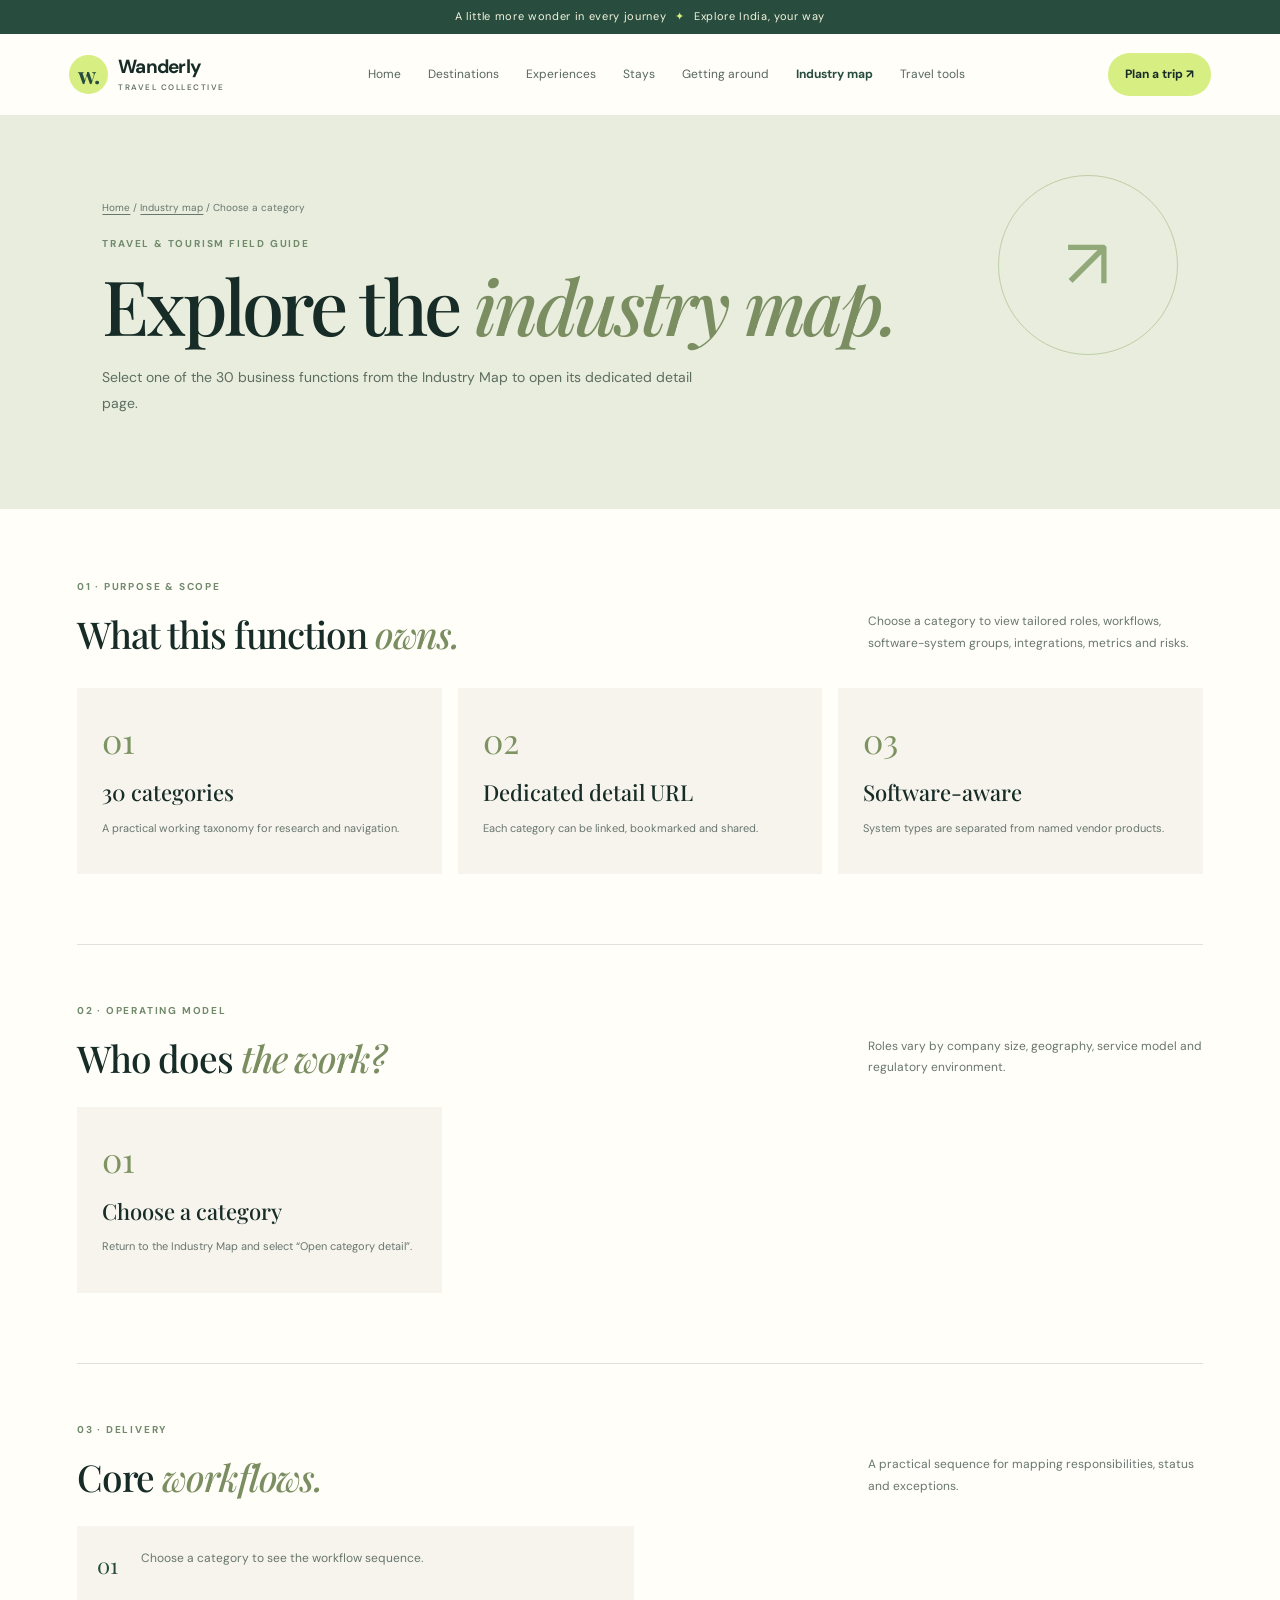
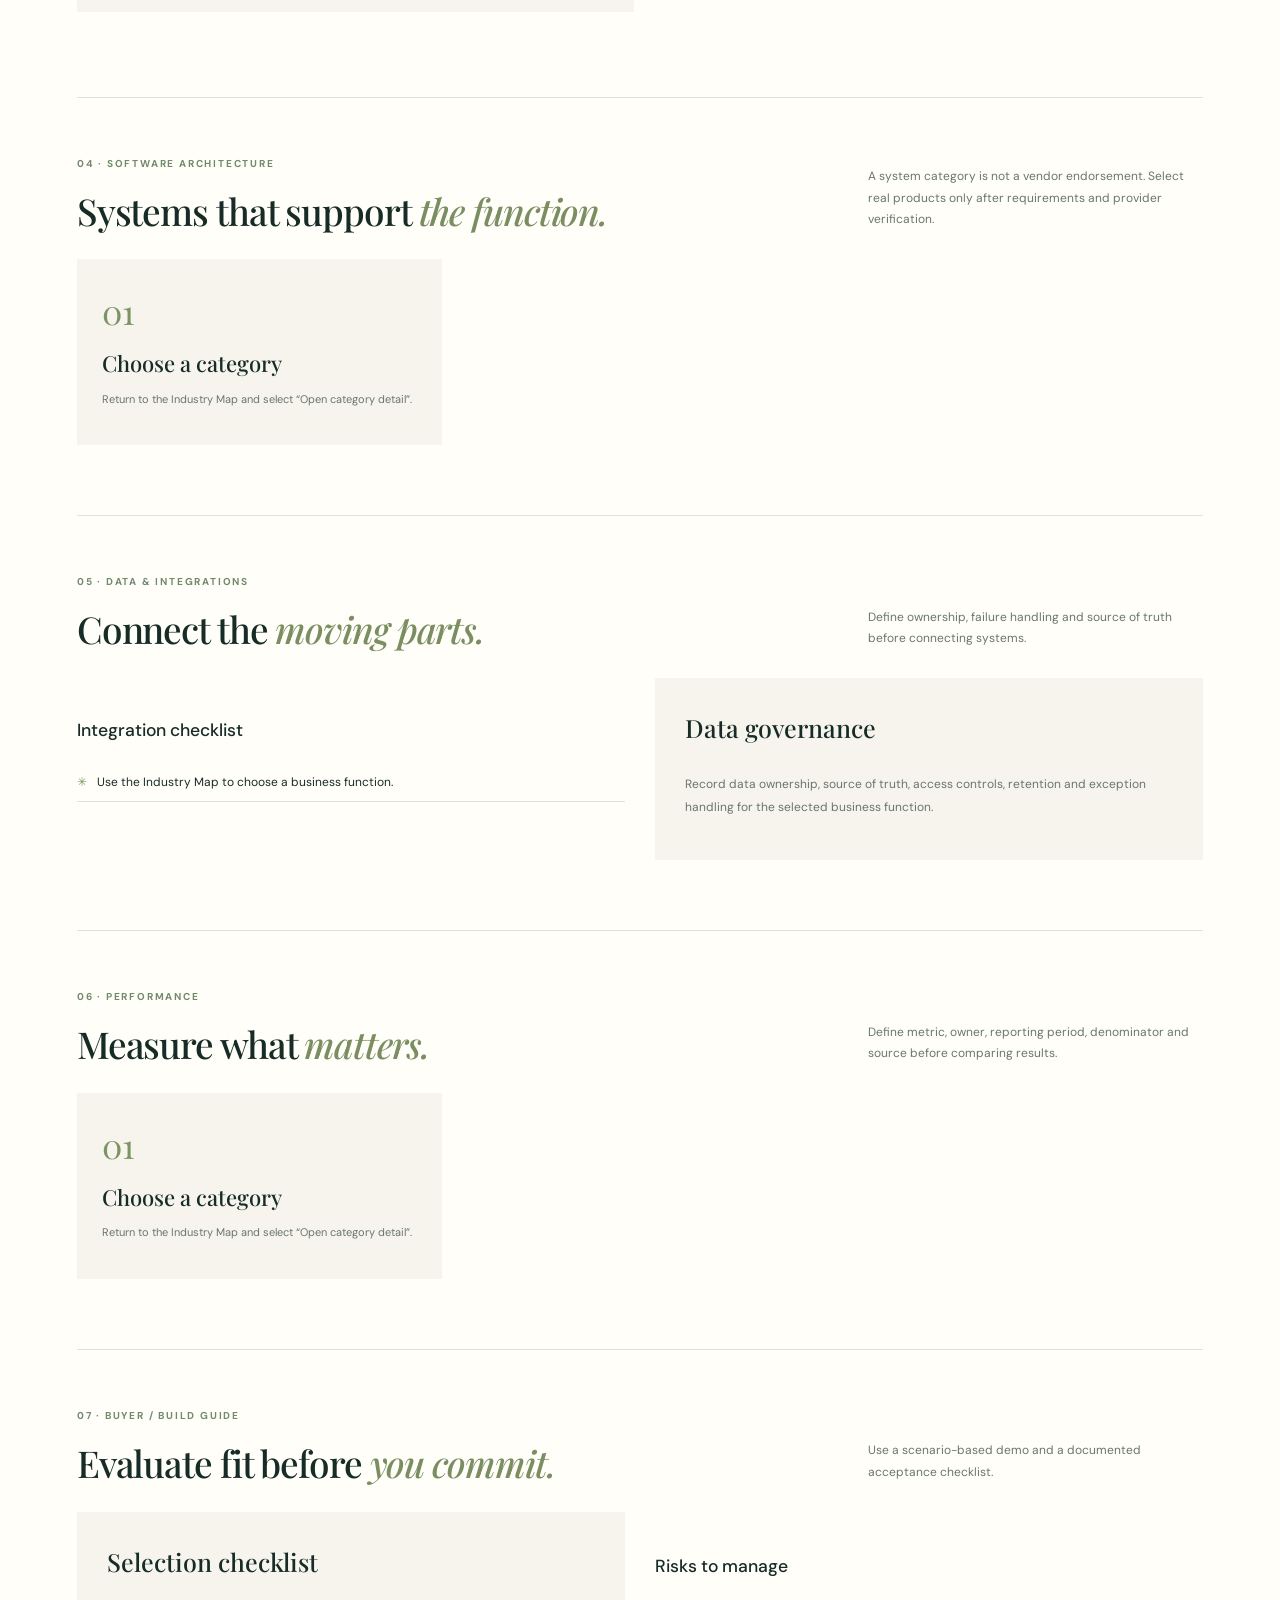
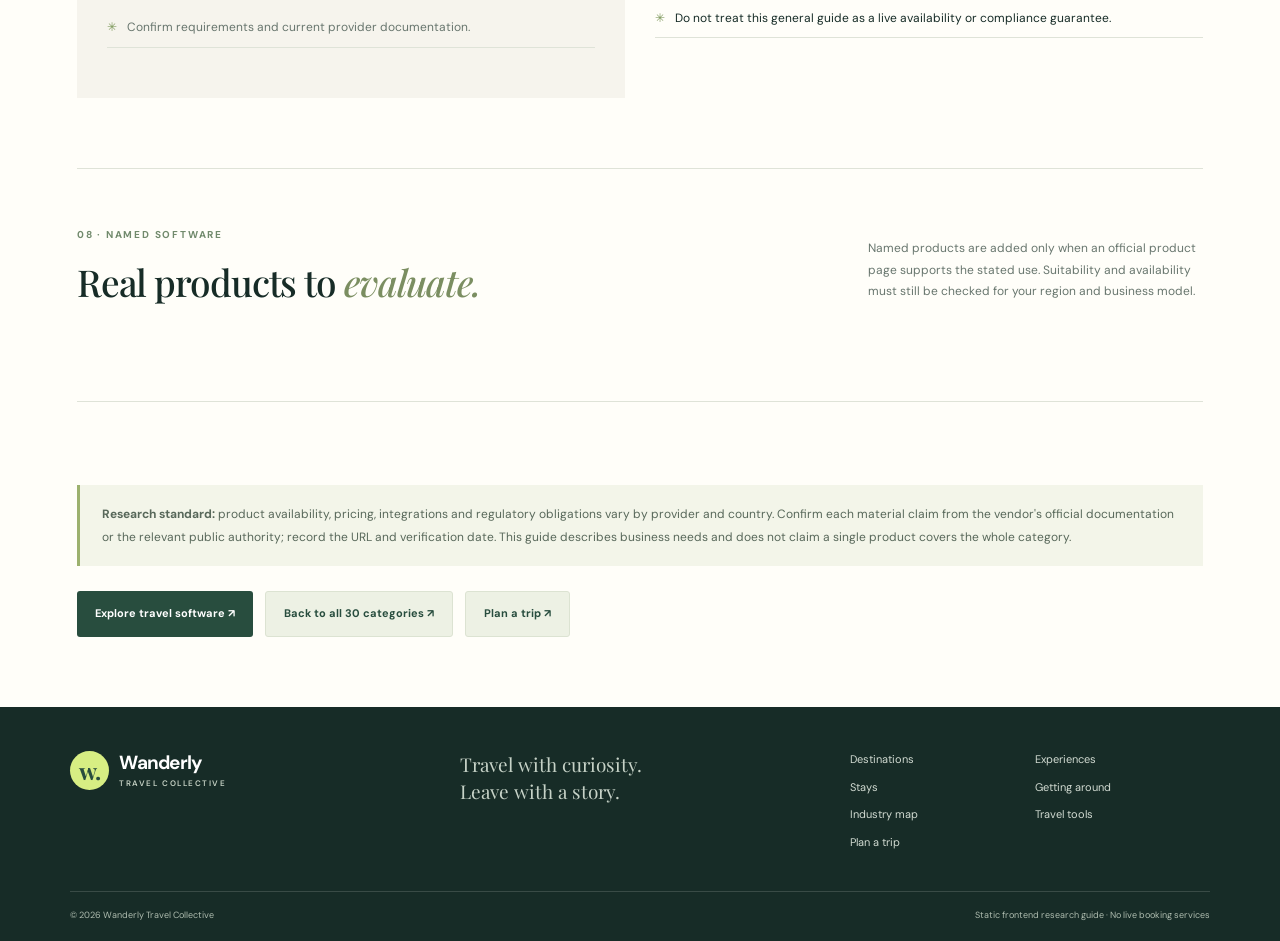
<file: industry-detail.html>
<!doctype html>
<html lang="en">
<head>
<meta charset="utf-8"><meta name="viewport" content="width=device-width,initial-scale=1">
<meta name="description" content="Detailed operating model, roles, workflows, software stack, integrations and KPIs for a travel and tourism business function.">
<title>Category Detail — Wanderly Travel Collective</title>
<link rel="preconnect" href="https://fonts.googleapis.com"><link rel="preconnect" href="https://fonts.gstatic.com" crossorigin><link href="https://fonts.googleapis.com/css2?family=DM+Sans:wght@400;500;600;700&family=Playfair+Display:ital,wght@0,500;0,600;0,700;1,500;1,600&display=swap" rel="stylesheet"><link rel="stylesheet" href="css/style.css"><script defer src="js/app.js"></script><script defer src="js/industry-details.js"></script>
<link rel="canonical" href="https://prem-pk-dev.github.io/Travel-Tourism-/industry-detail.html"><meta property="og:type" content="website"><meta property="og:site_name" content="Wanderly Travel Collective"><meta property="og:title" content="Industry detail — Wanderly Travel Collective"><meta property="og:description" content="Explore detailed operating guides for travel and tourism business functions."><meta property="og:url" content="https://prem-pk-dev.github.io/Travel-Tourism-/industry-detail.html"><meta property="og:image" content="https://images.unsplash.com/photo-1518548419970-58e3b4079ab2?auto=format&amp;fit=crop&amp;w=1200&amp;q=80"><meta name="twitter:card" content="summary_large_image"></head>
<body>
<a class="skip-link" href="#main-content">Skip to main content</a>
<div class="announcement">A little more wonder in every journey <span>✦</span> Explore India, your way</div>
<header class="site-header">
<a class="brand" href="index.html"><span class="brand-mark">w.</span><span>Wanderly<small>TRAVEL COLLECTIVE</small></span></a>
<button class="menu-toggle" aria-label="Open navigation" aria-controls="primary-navigation" aria-expanded="false">☰</button>
<nav id="primary-navigation" class="nav" aria-label="Primary navigation"><a href="index.html">Home</a><a href="destinations.html">Destinations</a><a href="experiences.html">Experiences</a><a href="stays.html">Stays</a><a href="transport.html">Getting around</a><a href="industry-categories.html" class="active">Industry map</a><a href="travel-tools.html">Travel tools</a></nav>
<a class="nav-cta" href="plan.html">Plan a trip ↗</a>
</header>
<main id="main-content" tabindex="-1">
<section class="page-hero"><div class="breadcrumbs"><a href="index.html">Home</a> / <a href="industry-categories.html">Industry map</a> / <span id="detail-breadcrumb">Category detail</span></div><p class="eyebrow" id="detail-kicker">TRAVEL & TOURISM FIELD GUIDE</p><h1 id="detail-title">Category <em>detail.</em></h1><p id="detail-summary">Choose a category from the Industry Map to see its operating model, roles, workflows and software needs.</p><span class="hero-orb">↗</span></section>
<section class="content-section" id="overview"><div class="section-heading"><div><p class="eyebrow">01 · PURPOSE & SCOPE</p><h2>What this function <em>owns.</em></h2></div><p class="heading-copy" id="detail-purpose">Business purpose and boundaries.</p></div><div class="info-grid" id="detail-overview-grid"></div></section>
<section class="content-section deep-dive-section" id="operating-model"><div class="section-heading"><div><p class="eyebrow">02 · OPERATING MODEL</p><h2>Who does <em>the work?</em></h2></div><p class="heading-copy">Roles vary by company size, geography, service model and regulatory environment.</p></div><div class="info-grid" id="detail-roles"></div></section>
<section class="content-section deep-dive-section" id="workflows"><div class="section-heading"><div><p class="eyebrow">03 · DELIVERY</p><h2>Core <em>workflows.</em></h2></div><p class="heading-copy">A practical sequence for mapping responsibilities, status and exceptions.</p></div><ol class="detail-workflow-list" id="detail-workflows"></ol></section>
<section class="content-section deep-dive-section" id="software"><div class="section-heading"><div><p class="eyebrow">04 · SOFTWARE ARCHITECTURE</p><h2>Systems that support <em>the function.</em></h2></div><p class="heading-copy">A system category is not a vendor endorsement. Select real products only after requirements and provider verification.</p></div><div class="info-grid" id="detail-systems"></div></section>
<section class="content-section deep-dive-section" id="integrations"><div class="section-heading"><div><p class="eyebrow">05 · DATA & INTEGRATIONS</p><h2>Connect the <em>moving parts.</em></h2></div><p class="heading-copy">Define ownership, failure handling and source of truth before connecting systems.</p></div><div class="detail-grid"><div><h3>Integration checklist</h3><ul class="check-list" id="detail-integrations"></ul></div><div class="soft-panel"><h3>Data governance</h3><p id="detail-governance"></p></div></div></section>
<section class="content-section deep-dive-section" id="metrics"><div class="section-heading"><div><p class="eyebrow">06 · PERFORMANCE</p><h2>Measure what <em>matters.</em></h2></div><p class="heading-copy">Define metric, owner, reporting period, denominator and source before comparing results.</p></div><div class="info-grid" id="detail-metrics"></div></section>
<section class="content-section deep-dive-section" id="buying-guide"><div class="section-heading"><div><p class="eyebrow">07 · BUYER / BUILD GUIDE</p><h2>Evaluate fit before <em>you commit.</em></h2></div><p class="heading-copy">Use a scenario-based demo and a documented acceptance checklist.</p></div><div class="detail-grid"><div class="soft-panel"><h3>Selection checklist</h3><ul class="check-list" id="detail-buying"></ul></div><div><h3>Risks to manage</h3><ul class="check-list" id="detail-risks"></ul></div></div></section>
<section class="content-section deep-dive-section" id="named-software"><div class="section-heading"><div><p class="eyebrow">08 · NAMED SOFTWARE</p><h2>Real products to <em>evaluate.</em></h2></div><p class="heading-copy" id="vendor-research-note">Named products are added only when an official product page supports the stated use. Suitability and availability must still be checked for your region and business model.</p></div><div class="info-grid vendor-grid" id="detail-vendors"></div></section>
<section class="content-section deep-dive-section" id="next-steps"><div class="callout"><b>Research standard:</b> product availability, pricing, integrations and regulatory obligations vary by provider and country. Confirm each material claim from the vendor's official documentation or the relevant public authority; record the URL and verification date. This guide describes business needs and does not claim a single product covers the whole category.</div><div class="detail-dialog-actions"><a class="button button-dark" href="travel-tools.html">Explore travel software ↗</a><a class="button button-light detail-dialog-plan" href="industry-categories.html">Back to all 30 categories ↗</a><a class="button button-light detail-dialog-plan" href="plan.html">Plan a trip ↗</a></div></section>
</main>
<footer class="site-footer"><div class="footer-top"><a class="brand brand-footer" href="index.html"><span class="brand-mark">w.</span><span>Wanderly<small>TRAVEL COLLECTIVE</small></span></a><p>Travel with curiosity.<br>Leave with a story.</p><div class="footer-links"><a href="destinations.html">Destinations</a><a href="experiences.html">Experiences</a><a href="stays.html">Stays</a><a href="transport.html">Getting around</a><a href="industry-categories.html">Industry map</a><a href="travel-tools.html">Travel tools</a><a href="plan.html">Plan a trip</a></div></div><div class="footer-bottom"><span>© <span data-year></span> Wanderly Travel Collective</span><span>Static frontend research guide · No live booking services</span></div></footer>
</body></html>
</file>
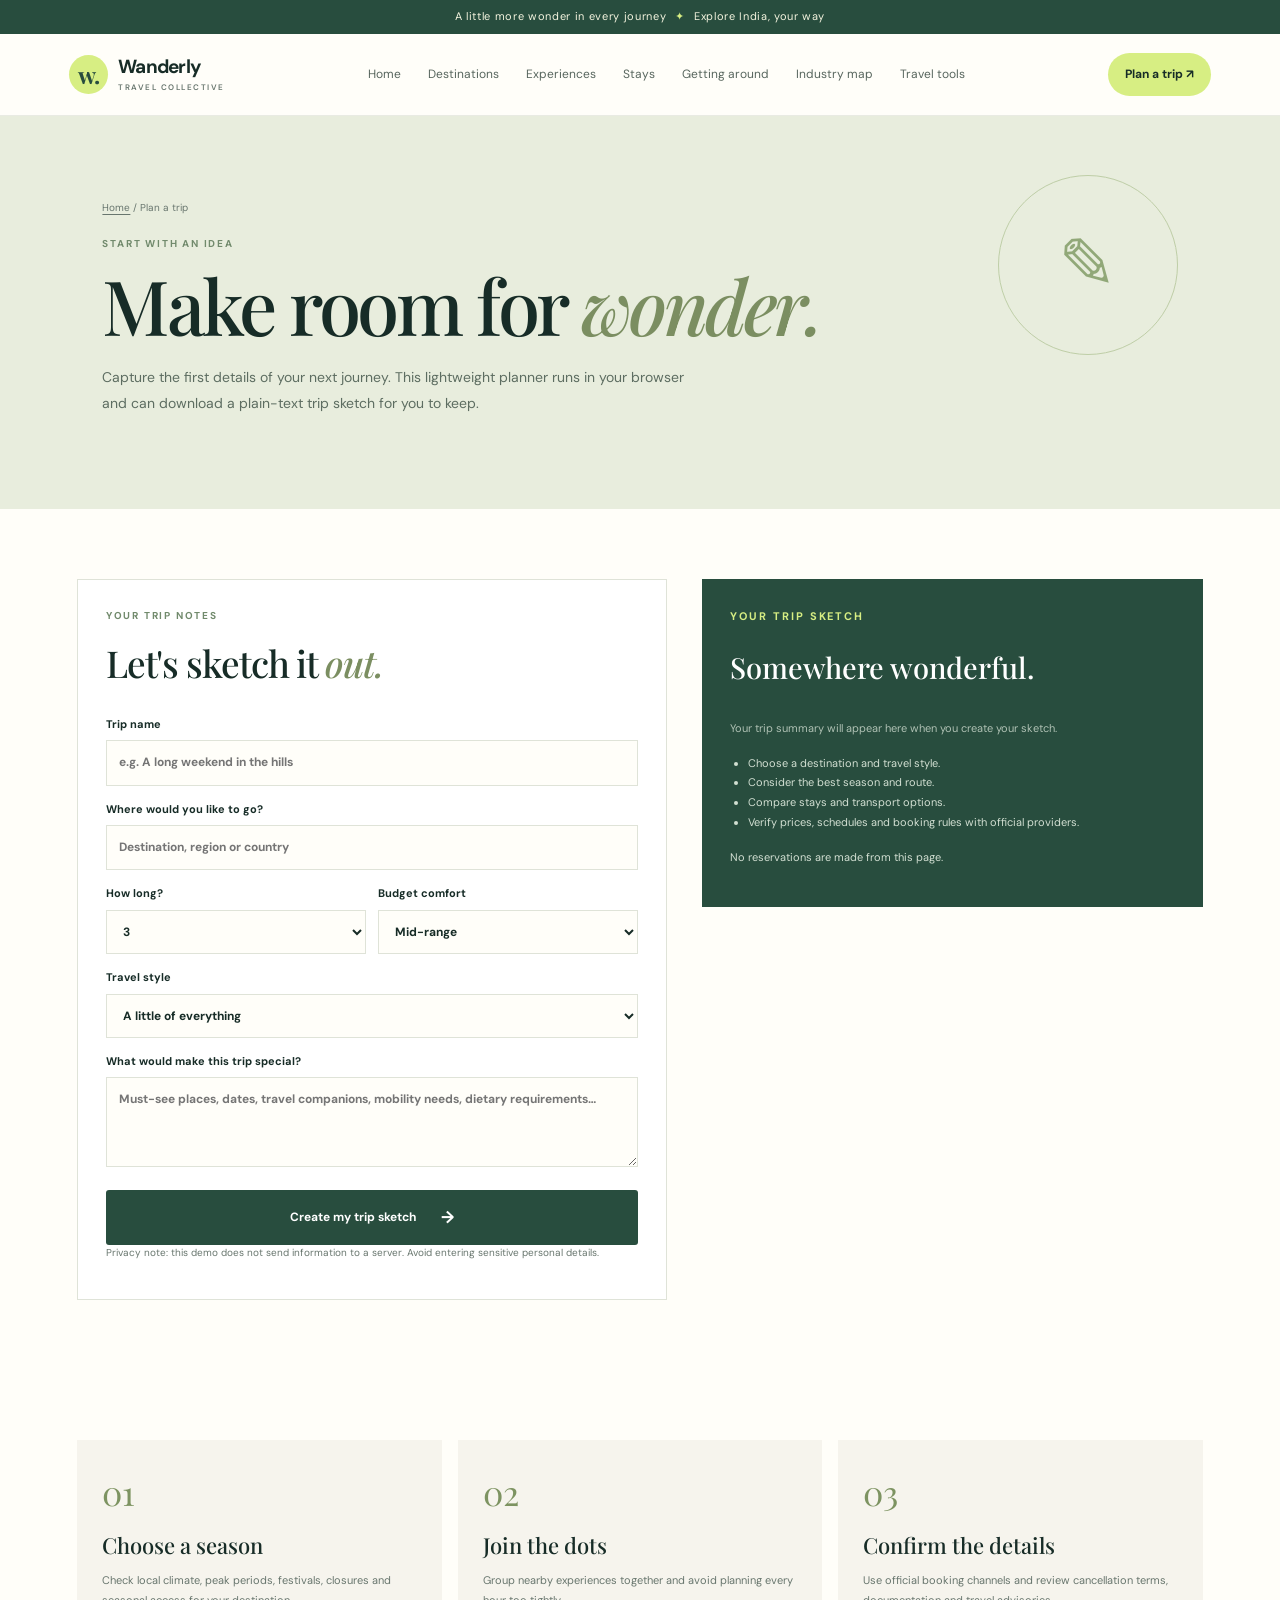
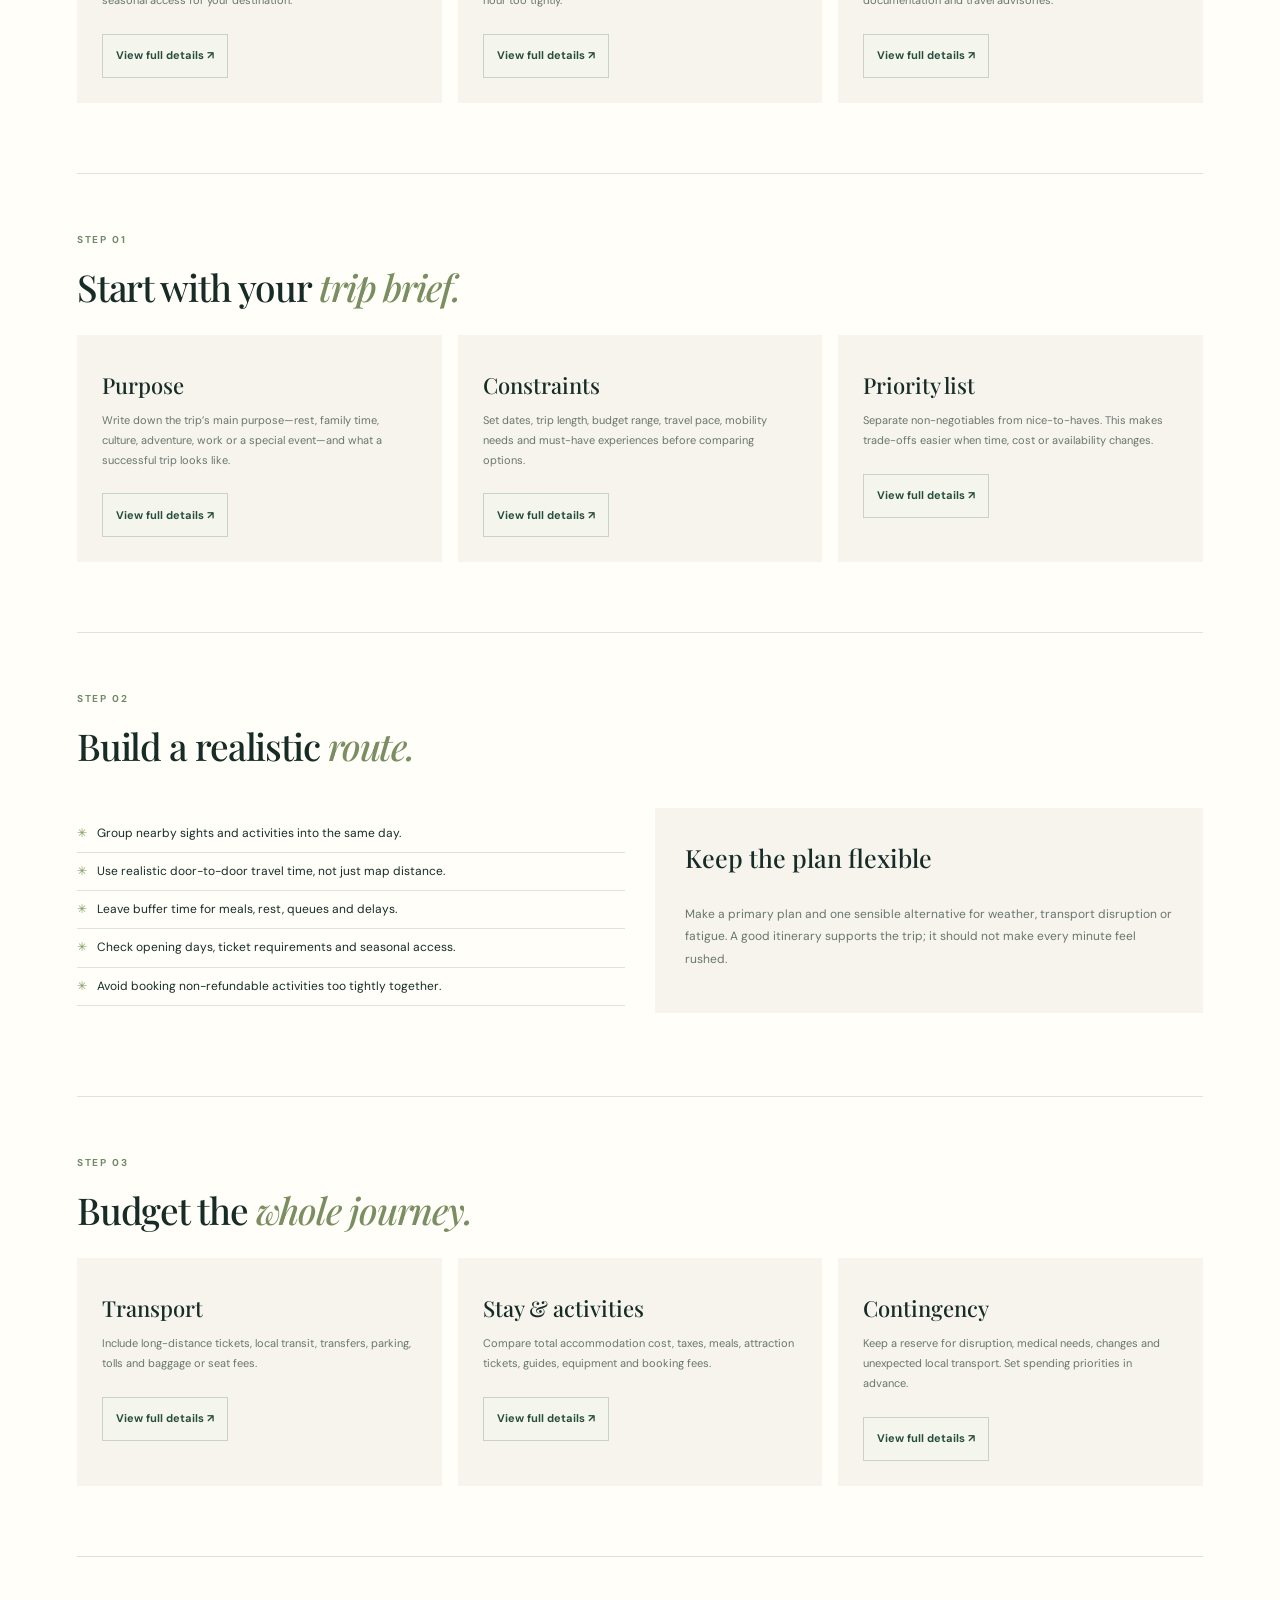
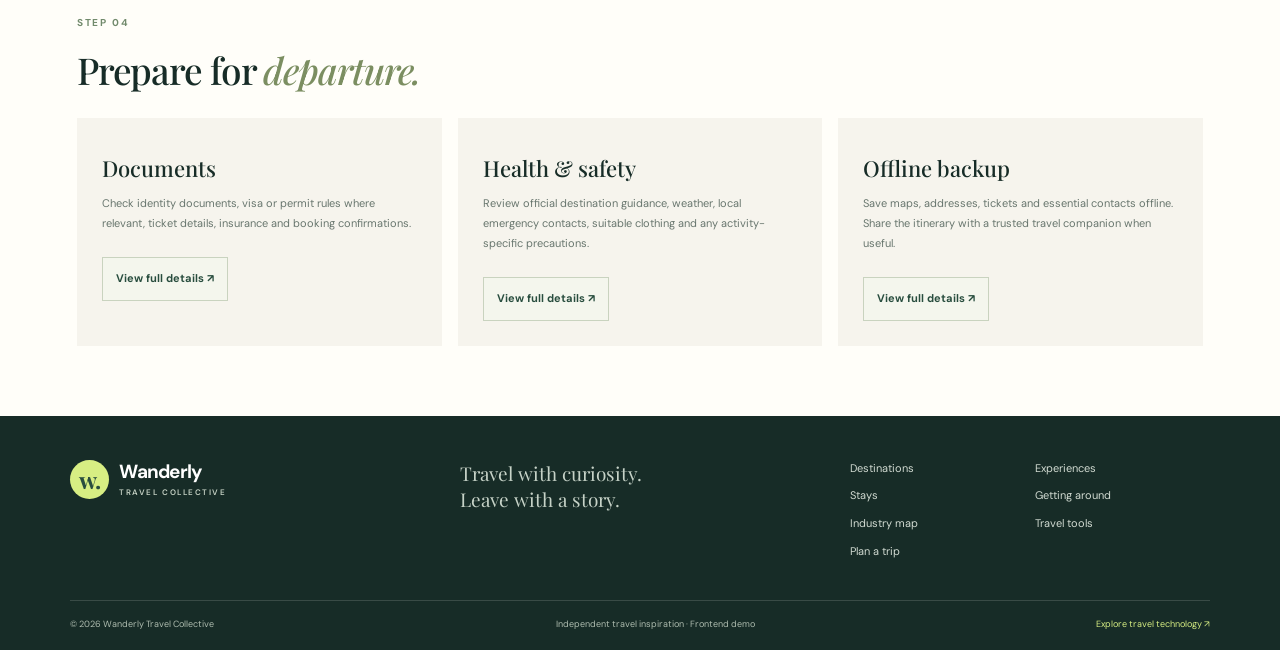
<file: plan.html>
<!doctype html><html lang="en"><head><meta charset="utf-8"><meta name="viewport" content="width=device-width,initial-scale=1"><title>Plan a Trip — Wanderly</title><meta name="description" content="Create and download a simple travel planning sketch."><link rel="preconnect" href="https://fonts.googleapis.com"><link rel="preconnect" href="https://fonts.gstatic.com" crossorigin><link href="https://fonts.googleapis.com/css2?family=DM+Sans:wght@400;500;600;700&family=Playfair+Display:ital,wght@0,500;0,600;0,700;1,500;1,600&display=swap" rel="stylesheet"><link rel="stylesheet" href="css/style.css"><script defer src="js/app.js"></script><link rel="canonical" href="https://prem-pk-dev.github.io/Travel-Tourism-/plan.html"><meta property="og:type" content="website"><meta property="og:site_name" content="Wanderly Travel Collective"><meta property="og:title" content="Plan a Trip — Wanderly"><meta property="og:description" content="Create and download a simple travel planning sketch."><meta property="og:url" content="https://prem-pk-dev.github.io/Travel-Tourism-/plan.html"><meta property="og:image" content="https://images.unsplash.com/photo-1518548419970-58e3b4079ab2?auto=format&amp;fit=crop&amp;w=1200&amp;q=80"><meta name="twitter:card" content="summary_large_image"></head><body><a class="skip-link" href="#main-content">Skip to content</a><div class="announcement">A little more wonder in every journey <span>✦</span> Explore India, your way</div><header class="site-header"><a class="brand" href="index.html"><span class="brand-mark">w.</span><span>Wanderly<small>TRAVEL COLLECTIVE</small></span></a><button class="menu-toggle" aria-label="Open navigation" aria-controls="primary-navigation" aria-expanded="false">☰</button><nav id="primary-navigation" class="nav" aria-label="Primary navigation"><a href="index.html">Home</a><a href="destinations.html">Destinations</a><a href="experiences.html">Experiences</a><a href="stays.html">Stays</a><a href="transport.html">Getting around</a><a href="industry-categories.html">Industry map</a><a href="travel-tools.html">Travel tools</a></nav><a class="nav-cta active" href="plan.html">Plan a trip ↗</a></header><main id="main-content" tabindex="-1"><section class="page-hero"><div class="breadcrumbs"><a href="index.html">Home</a> / Plan a trip</div><p class="eyebrow">START WITH AN IDEA</p><h1>Make room for <em>wonder.</em></h1><p>Capture the first details of your next journey. This lightweight planner runs in your browser and can download a plain-text trip sketch for you to keep.</p><span class="hero-orb">✎</span></section><section class="content-section"><div class="plan-layout"><form class="trip-form" id="trip-form"><p class="eyebrow">YOUR TRIP NOTES</p><h2>Let's sketch it <em>out.</em></h2><label>Trip name<input name="trip-name" placeholder="e.g. A long weekend in the hills"></label><label>Where would you like to go?<input name="trip-destination" id="trip-destination" placeholder="Destination, region or country" required></label><div class="detail-grid" style="grid-template-columns:1fr 1fr;gap:12px"><label>How long?<select name="trip-days"><option>2</option><option selected>3</option><option>4</option><option>5</option><option>7</option><option>10</option><option>14</option><option>21</option></select></label><label>Budget comfort<select name="trip-budget"><option>Budget conscious</option><option selected>Mid-range</option><option>Comfort-first</option><option>Luxury</option><option>Flexible</option></select></label></div><label>Travel style<select name="trip-style"><option>A little of everything</option><option>Culture & heritage</option><option>Nature & wildlife</option><option>Adventure</option><option>Food & local life</option><option>Wellness</option><option>Family-friendly</option><option>Accessible & relaxed</option><option>Religious & pilgrimage</option><option>Business / MICE</option></select></label><label>What would make this trip special?<textarea name="trip-notes" placeholder="Must-see places, dates, travel companions, mobility needs, dietary requirements…"></textarea></label><button class="button button-dark" type="submit">Create my trip sketch <span>→</span></button><p class="footer-note">Privacy note: this demo does not send information to a server. Avoid entering sensitive personal details.</p></form><aside class="itinerary-preview" id="itinerary-preview"><p class="eyebrow light">YOUR TRIP SKETCH</p><h3>Somewhere wonderful.</h3><p class="preview-empty">Your trip summary will appear here when you create your sketch.</p><ul><li>Choose a destination and travel style.</li><li>Consider the best season and route.</li><li>Compare stays and transport options.</li><li>Verify prices, schedules and booking rules with official providers.</li></ul><p>No reservations are made from this page.</p></aside></div></section><section class="content-section"><div class="info-grid"><article class="info-card"><div class="number">01</div><h3>Choose a season</h3><p>Check local climate, peak periods, festivals, closures and seasonal access for your destination.</p></article><article class="info-card"><div class="number">02</div><h3>Join the dots</h3><p>Group nearby experiences together and avoid planning every hour too tightly.</p></article><article class="info-card"><div class="number">03</div><h3>Confirm the details</h3><p>Use official booking channels and review cancellation terms, documentation and travel advisories.</p></article></div></section>
<section class="content-section deep-dive-section" id="planning-steps"><div class="section-heading"><div><p class="eyebrow">STEP 01</p><h2>Start with your <em>trip brief.</em></h2></div></div><div class="info-grid"><article class="info-card"><h3>Purpose</h3><p>Write down the trip’s main purpose—rest, family time, culture, adventure, work or a special event—and what a successful trip looks like.</p></article><article class="info-card"><h3>Constraints</h3><p>Set dates, trip length, budget range, travel pace, mobility needs and must-have experiences before comparing options.</p></article><article class="info-card"><h3>Priority list</h3><p>Separate non-negotiables from nice-to-haves. This makes trade-offs easier when time, cost or availability changes.</p></article></div></section>
<section class="content-section deep-dive-section"><div class="section-heading"><div><p class="eyebrow">STEP 02</p><h2>Build a realistic <em>route.</em></h2></div></div><div class="detail-grid"><div><ul class="check-list"><li>Group nearby sights and activities into the same day.</li><li>Use realistic door-to-door travel time, not just map distance.</li><li>Leave buffer time for meals, rest, queues and delays.</li><li>Check opening days, ticket requirements and seasonal access.</li><li>Avoid booking non-refundable activities too tightly together.</li></ul></div><div class="soft-panel"><h3>Keep the plan flexible</h3><p>Make a primary plan and one sensible alternative for weather, transport disruption or fatigue. A good itinerary supports the trip; it should not make every minute feel rushed.</p></div></div></section>
<section class="content-section deep-dive-section"><div class="section-heading"><div><p class="eyebrow">STEP 03</p><h2>Budget the <em>whole journey.</em></h2></div></div><div class="info-grid"><article class="info-card"><h3>Transport</h3><p>Include long-distance tickets, local transit, transfers, parking, tolls and baggage or seat fees.</p></article><article class="info-card"><h3>Stay & activities</h3><p>Compare total accommodation cost, taxes, meals, attraction tickets, guides, equipment and booking fees.</p></article><article class="info-card"><h3>Contingency</h3><p>Keep a reserve for disruption, medical needs, changes and unexpected local transport. Set spending priorities in advance.</p></article></div></section>
<section class="content-section deep-dive-section"><div class="section-heading"><div><p class="eyebrow">STEP 04</p><h2>Prepare for <em>departure.</em></h2></div></div><div class="info-grid"><article class="info-card"><h3>Documents</h3><p>Check identity documents, visa or permit rules where relevant, ticket details, insurance and booking confirmations.</p></article><article class="info-card"><h3>Health & safety</h3><p>Review official destination guidance, weather, local emergency contacts, suitable clothing and any activity-specific precautions.</p></article><article class="info-card"><h3>Offline backup</h3><p>Save maps, addresses, tickets and essential contacts offline. Share the itinerary with a trusted travel companion when useful.</p></article></div></section>
</main><footer class="site-footer"><div class="footer-top"><a class="brand brand-footer" href="index.html"><span class="brand-mark">w.</span><span>Wanderly<small>TRAVEL COLLECTIVE</small></span></a><p>Travel with curiosity.<br>Leave with a story.</p><div class="footer-links"><a href="destinations.html">Destinations</a><a href="experiences.html">Experiences</a><a href="stays.html">Stays</a><a href="transport.html">Getting around</a><a href="industry-categories.html">Industry map</a><a href="travel-tools.html">Travel tools</a><a href="plan.html">Plan a trip</a></div></div><div class="footer-bottom"><span>© <span data-year></span> Wanderly Travel Collective</span><span>Independent travel inspiration · Frontend demo</span><a href="travel-tools.html">Explore travel technology ↗</a></div></footer><script>const params=new URLSearchParams(location.search);for(const [key,value] of [['destination','trip-destination']])if(params.get(key))document.getElementById(value).value=params.get(key);const style=params.get('style');if(style){const select=document.querySelector('[name="trip-style"]');for(const option of select.options)if(option.text.toLowerCase().includes(style.toLowerCase()))select.value=option.value}</script></body></html>
</file>
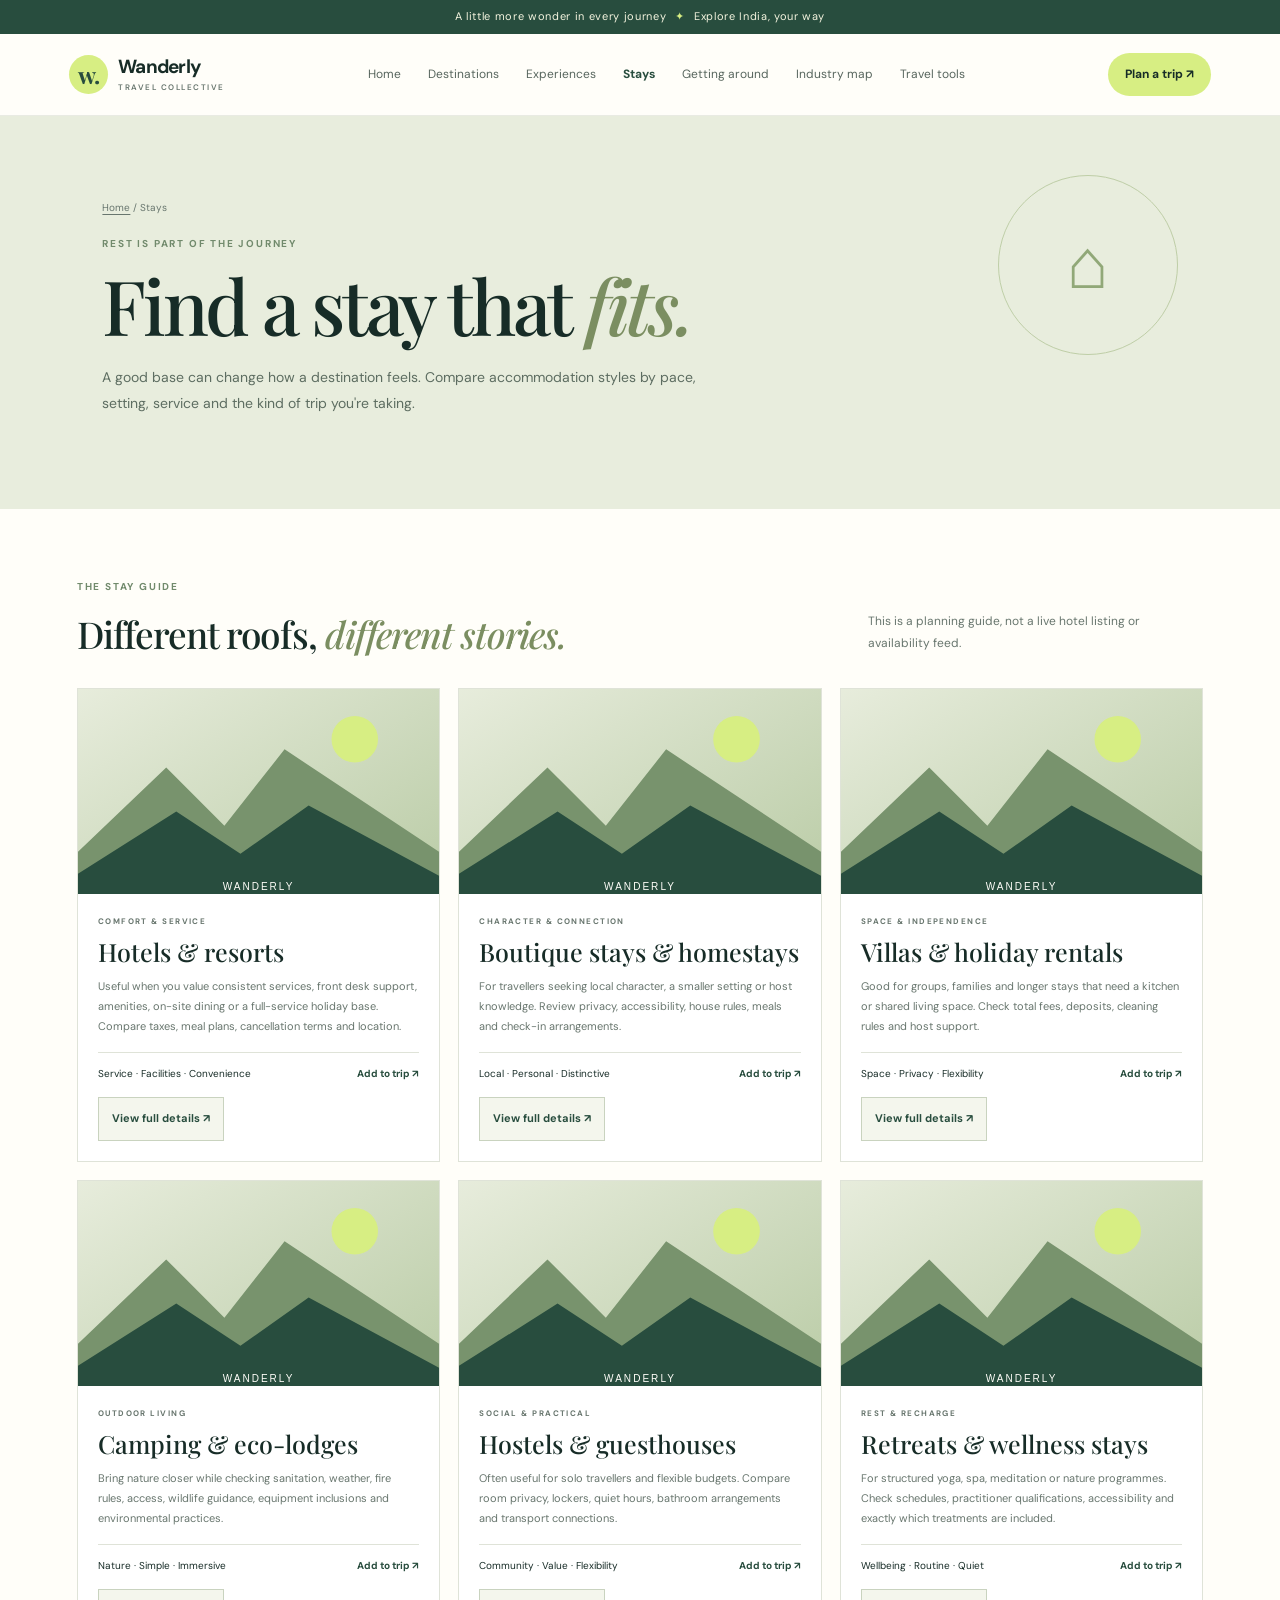
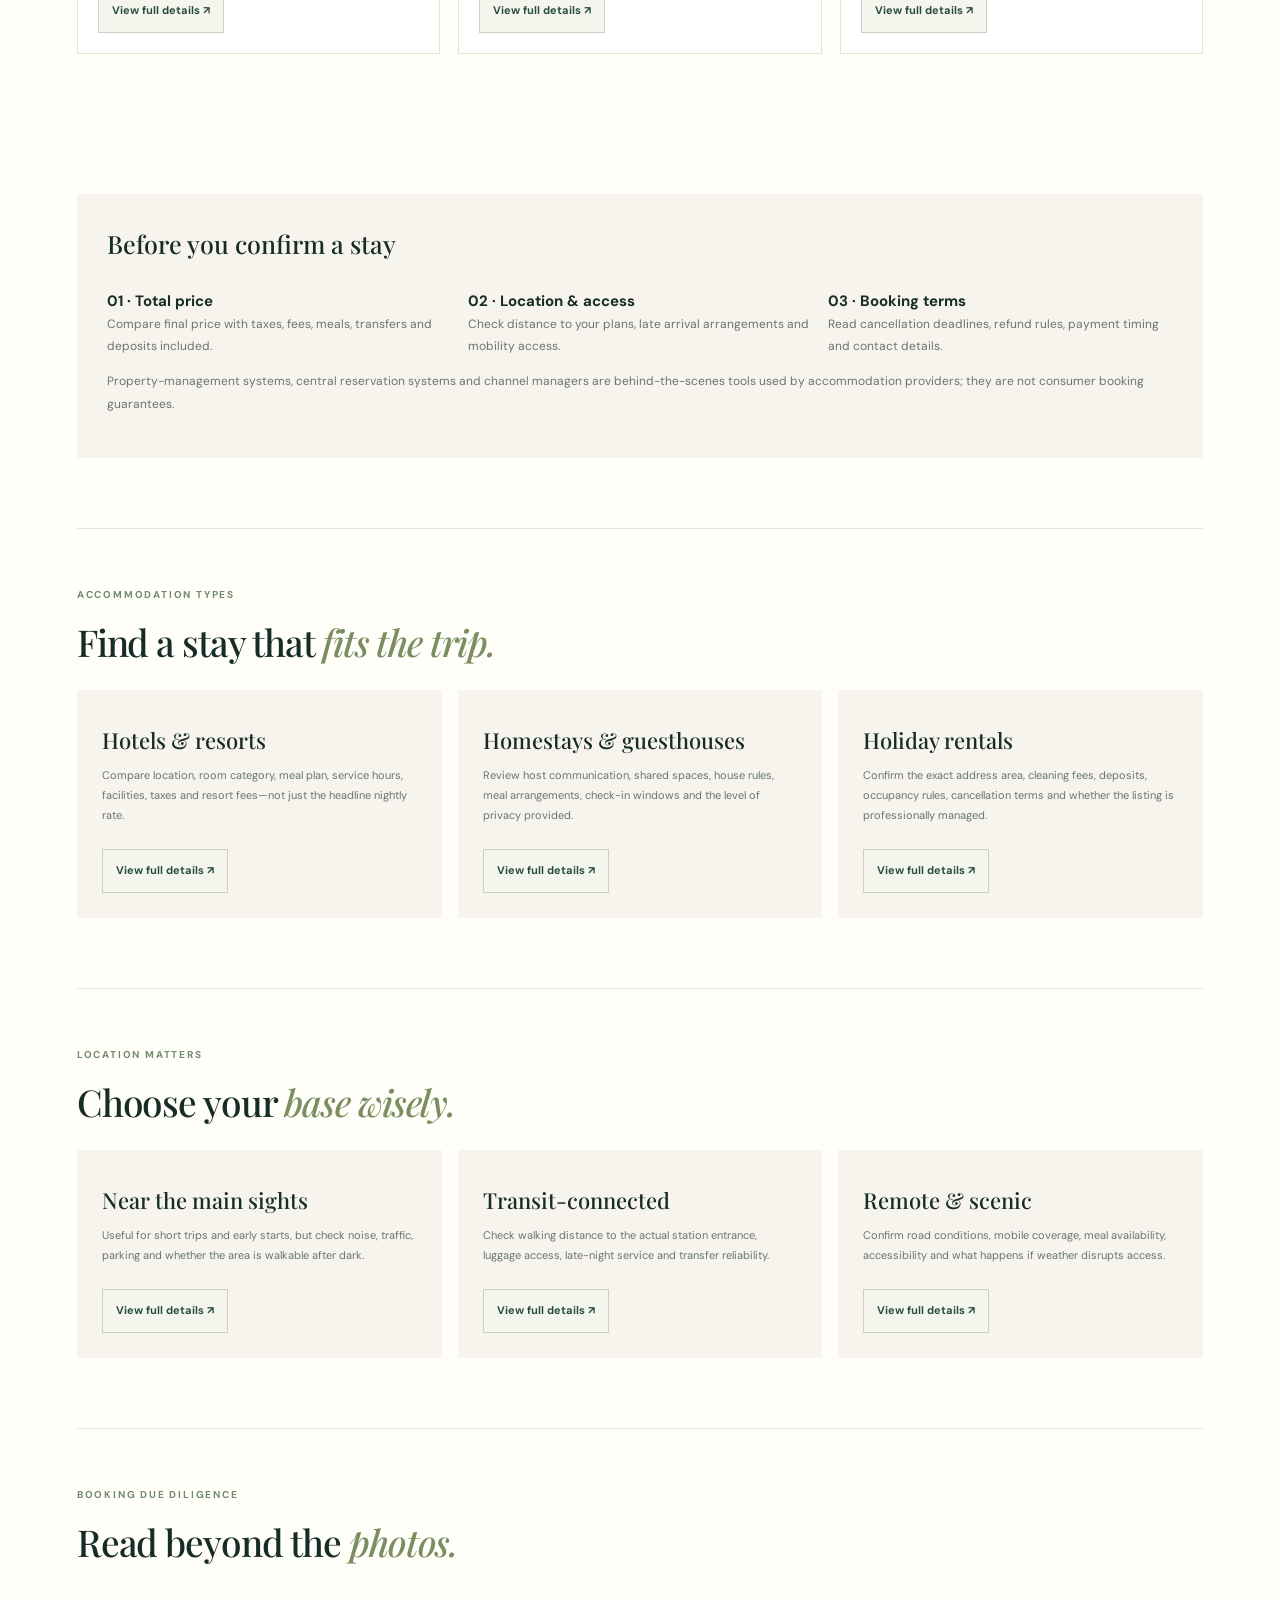
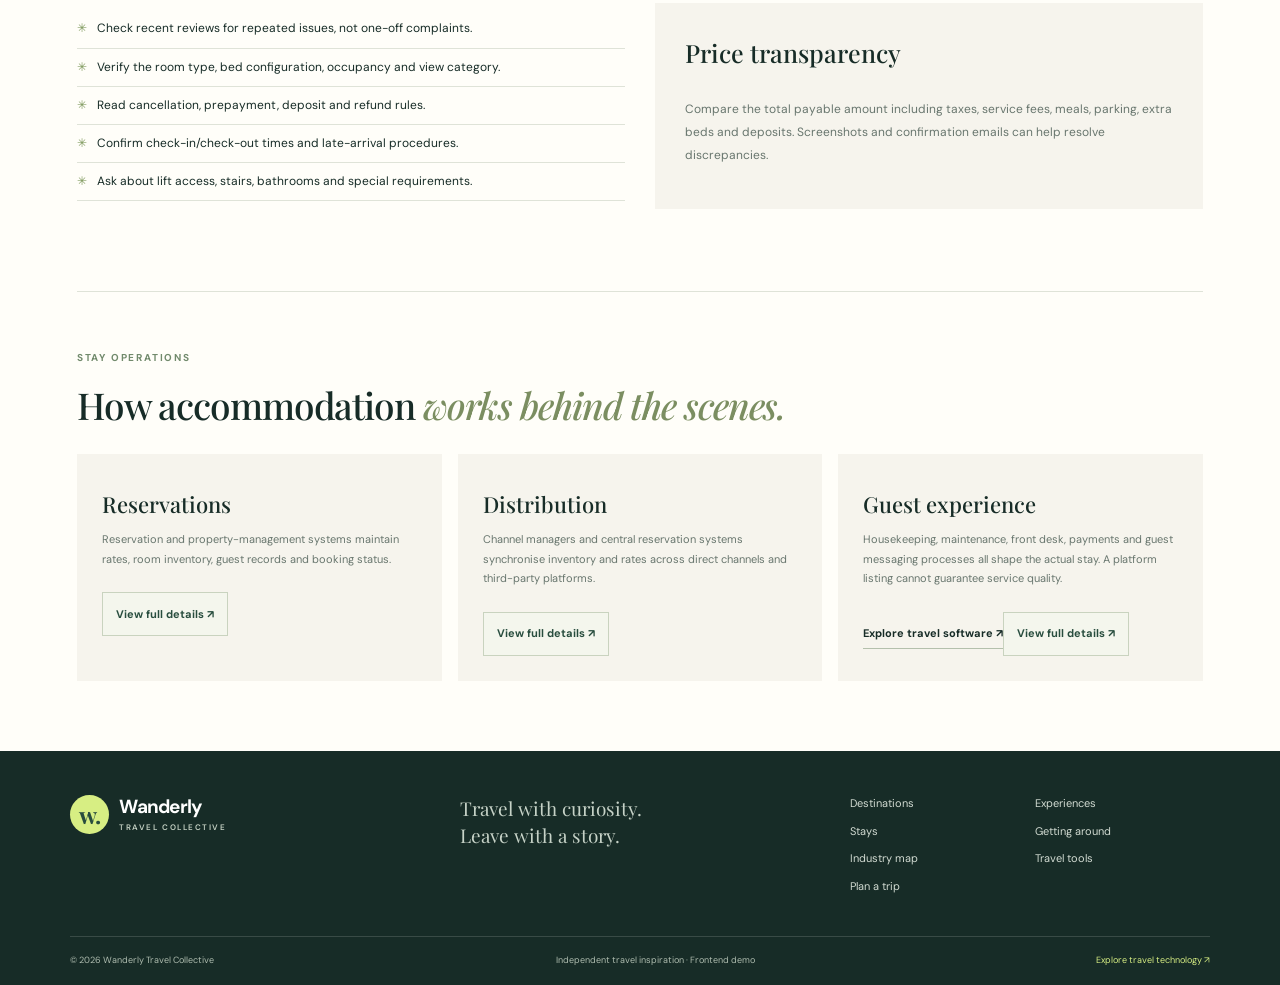
<file: stays.html>
<!doctype html><html lang="en"><head><meta charset="utf-8"><meta name="viewport" content="width=device-width,initial-scale=1"><title>Stays — Wanderly</title><meta name="description" content="Compare accommodation types and choose a stay that fits your journey."><link rel="preconnect" href="https://fonts.googleapis.com"><link rel="preconnect" href="https://fonts.gstatic.com" crossorigin><link href="https://fonts.googleapis.com/css2?family=DM+Sans:wght@400;500;600;700&family=Playfair+Display:ital,wght@0,500;0,600;0,700;1,500;1,600&display=swap" rel="stylesheet"><link rel="stylesheet" href="css/style.css"><script defer src="js/app.js"></script><link rel="canonical" href="https://prem-pk-dev.github.io/Travel-Tourism-/stays.html"><meta property="og:type" content="website"><meta property="og:site_name" content="Wanderly Travel Collective"><meta property="og:title" content="Stays — Wanderly"><meta property="og:description" content="Compare accommodation types and choose a stay that fits your journey."><meta property="og:url" content="https://prem-pk-dev.github.io/Travel-Tourism-/stays.html"><meta property="og:image" content="https://images.unsplash.com/photo-1518548419970-58e3b4079ab2?auto=format&amp;fit=crop&amp;w=1200&amp;q=80"><meta name="twitter:card" content="summary_large_image"></head><body><a class="skip-link" href="#main-content">Skip to content</a><div class="announcement">A little more wonder in every journey <span>✦</span> Explore India, your way</div><header class="site-header"><a class="brand" href="index.html"><span class="brand-mark">w.</span><span>Wanderly<small>TRAVEL COLLECTIVE</small></span></a><button class="menu-toggle" aria-label="Open navigation" aria-controls="primary-navigation" aria-expanded="false">☰</button><nav id="primary-navigation" class="nav" aria-label="Primary navigation"><a href="index.html">Home</a><a href="destinations.html">Destinations</a><a href="experiences.html">Experiences</a><a class="active" href="stays.html">Stays</a><a href="transport.html">Getting around</a><a href="industry-categories.html">Industry map</a><a href="travel-tools.html">Travel tools</a></nav><a class="nav-cta" href="plan.html">Plan a trip ↗</a></header><main id="main-content" tabindex="-1"><section class="page-hero"><div class="breadcrumbs"><a href="index.html">Home</a> / Stays</div><p class="eyebrow">REST IS PART OF THE JOURNEY</p><h1>Find a stay that <em>fits.</em></h1><p>A good base can change how a destination feels. Compare accommodation styles by pace, setting, service and the kind of trip you're taking.</p><span class="hero-orb">⌂</span></section><section class="content-section"><div class="section-heading"><div><p class="eyebrow">THE STAY GUIDE</p><h2>Different roofs, <em>different stories.</em></h2></div><p class="heading-copy">This is a planning guide, not a live hotel listing or availability feed.</p></div><div class="catalog-grid">
<article class="catalog-card"><img loading="lazy" decoding="async" src="https://images.unsplash.com/photo-1566073771259-6a8506099945?auto=format&fit=crop&w=900&q=85" alt="Resort swimming pool and hotel"><div class="catalog-card-body"><p class="eyebrow">COMFORT & SERVICE</p><h3>Hotels & resorts</h3><p>Useful when you value consistent services, front desk support, amenities, on-site dining or a full-service holiday base. Compare taxes, meal plans, cancellation terms and location.</p><div class="card-bottom"><span>Service · Facilities · Convenience</span><a href="plan.html?stay=Hotel">Add to trip ↗</a></div></div></article>
<article class="catalog-card"><img loading="lazy" decoding="async" src="https://images.unsplash.com/photo-1445019980597-93fa8acb246c?auto=format&fit=crop&w=900&q=85" alt="Cosy boutique guest room"><div class="catalog-card-body"><p class="eyebrow">CHARACTER & CONNECTION</p><h3>Boutique stays & homestays</h3><p>For travellers seeking local character, a smaller setting or host knowledge. Review privacy, accessibility, house rules, meals and check-in arrangements.</p><div class="card-bottom"><span>Local · Personal · Distinctive</span><a href="plan.html?stay=Homestay">Add to trip ↗</a></div></div></article>
<article class="catalog-card"><img loading="lazy" decoding="async" src="https://images.unsplash.com/photo-1510798831971-661eb04b3739?auto=format&fit=crop&w=900&q=85" alt="Wood cabin surrounded by trees"><div class="catalog-card-body"><p class="eyebrow">SPACE & INDEPENDENCE</p><h3>Villas & holiday rentals</h3><p>Good for groups, families and longer stays that need a kitchen or shared living space. Check total fees, deposits, cleaning rules and host support.</p><div class="card-bottom"><span>Space · Privacy · Flexibility</span><a href="plan.html?stay=Rental">Add to trip ↗</a></div></div></article>
<article class="catalog-card"><img loading="lazy" decoding="async" src="https://images.unsplash.com/photo-1504280390367-361c6d9f38f4?auto=format&fit=crop&w=900&q=85" alt="Camping tent in an outdoor setting"><div class="catalog-card-body"><p class="eyebrow">OUTDOOR LIVING</p><h3>Camping & eco-lodges</h3><p>Bring nature closer while checking sanitation, weather, fire rules, access, wildlife guidance, equipment inclusions and environmental practices.</p><div class="card-bottom"><span>Nature · Simple · Immersive</span><a href="plan.html?stay=Camping">Add to trip ↗</a></div></div></article>
<article class="catalog-card"><img loading="lazy" decoding="async" src="https://images.unsplash.com/photo-1555854877-bab0e564b8d5?auto=format&fit=crop&w=900&q=85" alt="Shared hostel lounge"><div class="catalog-card-body"><p class="eyebrow">SOCIAL & PRACTICAL</p><h3>Hostels & guesthouses</h3><p>Often useful for solo travellers and flexible budgets. Compare room privacy, lockers, quiet hours, bathroom arrangements and transport connections.</p><div class="card-bottom"><span>Community · Value · Flexibility</span><a href="plan.html?stay=Hostel">Add to trip ↗</a></div></div></article>
<article class="catalog-card"><img loading="lazy" decoding="async" src="https://images.unsplash.com/photo-1510798831971-661eb04b3739?auto=format&fit=crop&w=900&q=85" alt="Quiet retreat cabin"><div class="catalog-card-body"><p class="eyebrow">REST & RECHARGE</p><h3>Retreats & wellness stays</h3><p>For structured yoga, spa, meditation or nature programmes. Check schedules, practitioner qualifications, accessibility and exactly which treatments are included.</p><div class="card-bottom"><span>Wellbeing · Routine · Quiet</span><a href="plan.html?stay=Retreat">Add to trip ↗</a></div></div></article></div></section><section class="content-section"><div class="soft-panel"><h3>Before you confirm a stay</h3><div class="info-grid"><div><b>01 · Total price</b><p>Compare final price with taxes, fees, meals, transfers and deposits included.</p></div><div><b>02 · Location & access</b><p>Check distance to your plans, late arrival arrangements and mobility access.</p></div><div><b>03 · Booking terms</b><p>Read cancellation deadlines, refund rules, payment timing and contact details.</p></div></div><p class="footer-note">Property-management systems, central reservation systems and channel managers are behind-the-scenes tools used by accommodation providers; they are not consumer booking guarantees.</p></div></section>
<section class="content-section deep-dive-section" id="stay-types"><div class="section-heading"><div><p class="eyebrow">ACCOMMODATION TYPES</p><h2>Find a stay that <em>fits the trip.</em></h2></div></div><div class="info-grid"><article class="info-card"><h3>Hotels & resorts</h3><p>Compare location, room category, meal plan, service hours, facilities, taxes and resort fees—not just the headline nightly rate.</p></article><article class="info-card"><h3>Homestays & guesthouses</h3><p>Review host communication, shared spaces, house rules, meal arrangements, check-in windows and the level of privacy provided.</p></article><article class="info-card"><h3>Holiday rentals</h3><p>Confirm the exact address area, cleaning fees, deposits, occupancy rules, cancellation terms and whether the listing is professionally managed.</p></article></div></section>
<section class="content-section deep-dive-section"><div class="section-heading"><div><p class="eyebrow">LOCATION MATTERS</p><h2>Choose your <em>base wisely.</em></h2></div></div><div class="info-grid"><article class="info-card"><h3>Near the main sights</h3><p>Useful for short trips and early starts, but check noise, traffic, parking and whether the area is walkable after dark.</p></article><article class="info-card"><h3>Transit-connected</h3><p>Check walking distance to the actual station entrance, luggage access, late-night service and transfer reliability.</p></article><article class="info-card"><h3>Remote & scenic</h3><p>Confirm road conditions, mobile coverage, meal availability, accessibility and what happens if weather disrupts access.</p></article></div></section>
<section class="content-section deep-dive-section"><div class="section-heading"><div><p class="eyebrow">BOOKING DUE DILIGENCE</p><h2>Read beyond the <em>photos.</em></h2></div></div><div class="detail-grid"><div><ul class="check-list"><li>Check recent reviews for repeated issues, not one-off complaints.</li><li>Verify the room type, bed configuration, occupancy and view category.</li><li>Read cancellation, prepayment, deposit and refund rules.</li><li>Confirm check-in/check-out times and late-arrival procedures.</li><li>Ask about lift access, stairs, bathrooms and special requirements.</li></ul></div><div class="soft-panel"><h3>Price transparency</h3><p>Compare the total payable amount including taxes, service fees, meals, parking, extra beds and deposits. Screenshots and confirmation emails can help resolve discrepancies.</p></div></div></section>
<section class="content-section deep-dive-section"><div class="section-heading"><div><p class="eyebrow">STAY OPERATIONS</p><h2>How accommodation <em>works behind the scenes.</em></h2></div></div><div class="info-grid"><article class="info-card"><h3>Reservations</h3><p>Reservation and property-management systems maintain rates, room inventory, guest records and booking status.</p></article><article class="info-card"><h3>Distribution</h3><p>Channel managers and central reservation systems synchronise inventory and rates across direct channels and third-party platforms.</p></article><article class="info-card"><h3>Guest experience</h3><p>Housekeeping, maintenance, front desk, payments and guest messaging processes all shape the actual stay. A platform listing cannot guarantee service quality.</p><a class="text-link" href="travel-tools.html">Explore travel software ↗</a></article></div></section>
</main><footer class="site-footer"><div class="footer-top"><a class="brand brand-footer" href="index.html"><span class="brand-mark">w.</span><span>Wanderly<small>TRAVEL COLLECTIVE</small></span></a><p>Travel with curiosity.<br>Leave with a story.</p><div class="footer-links"><a href="destinations.html">Destinations</a><a href="experiences.html">Experiences</a><a href="stays.html">Stays</a><a href="transport.html">Getting around</a><a href="industry-categories.html">Industry map</a><a href="travel-tools.html">Travel tools</a><a href="plan.html">Plan a trip</a></div></div><div class="footer-bottom"><span>© <span data-year></span> Wanderly Travel Collective</span><span>Independent travel inspiration · Frontend demo</span><a href="travel-tools.html">Explore travel technology ↗</a></div></footer></body></html>
</file>
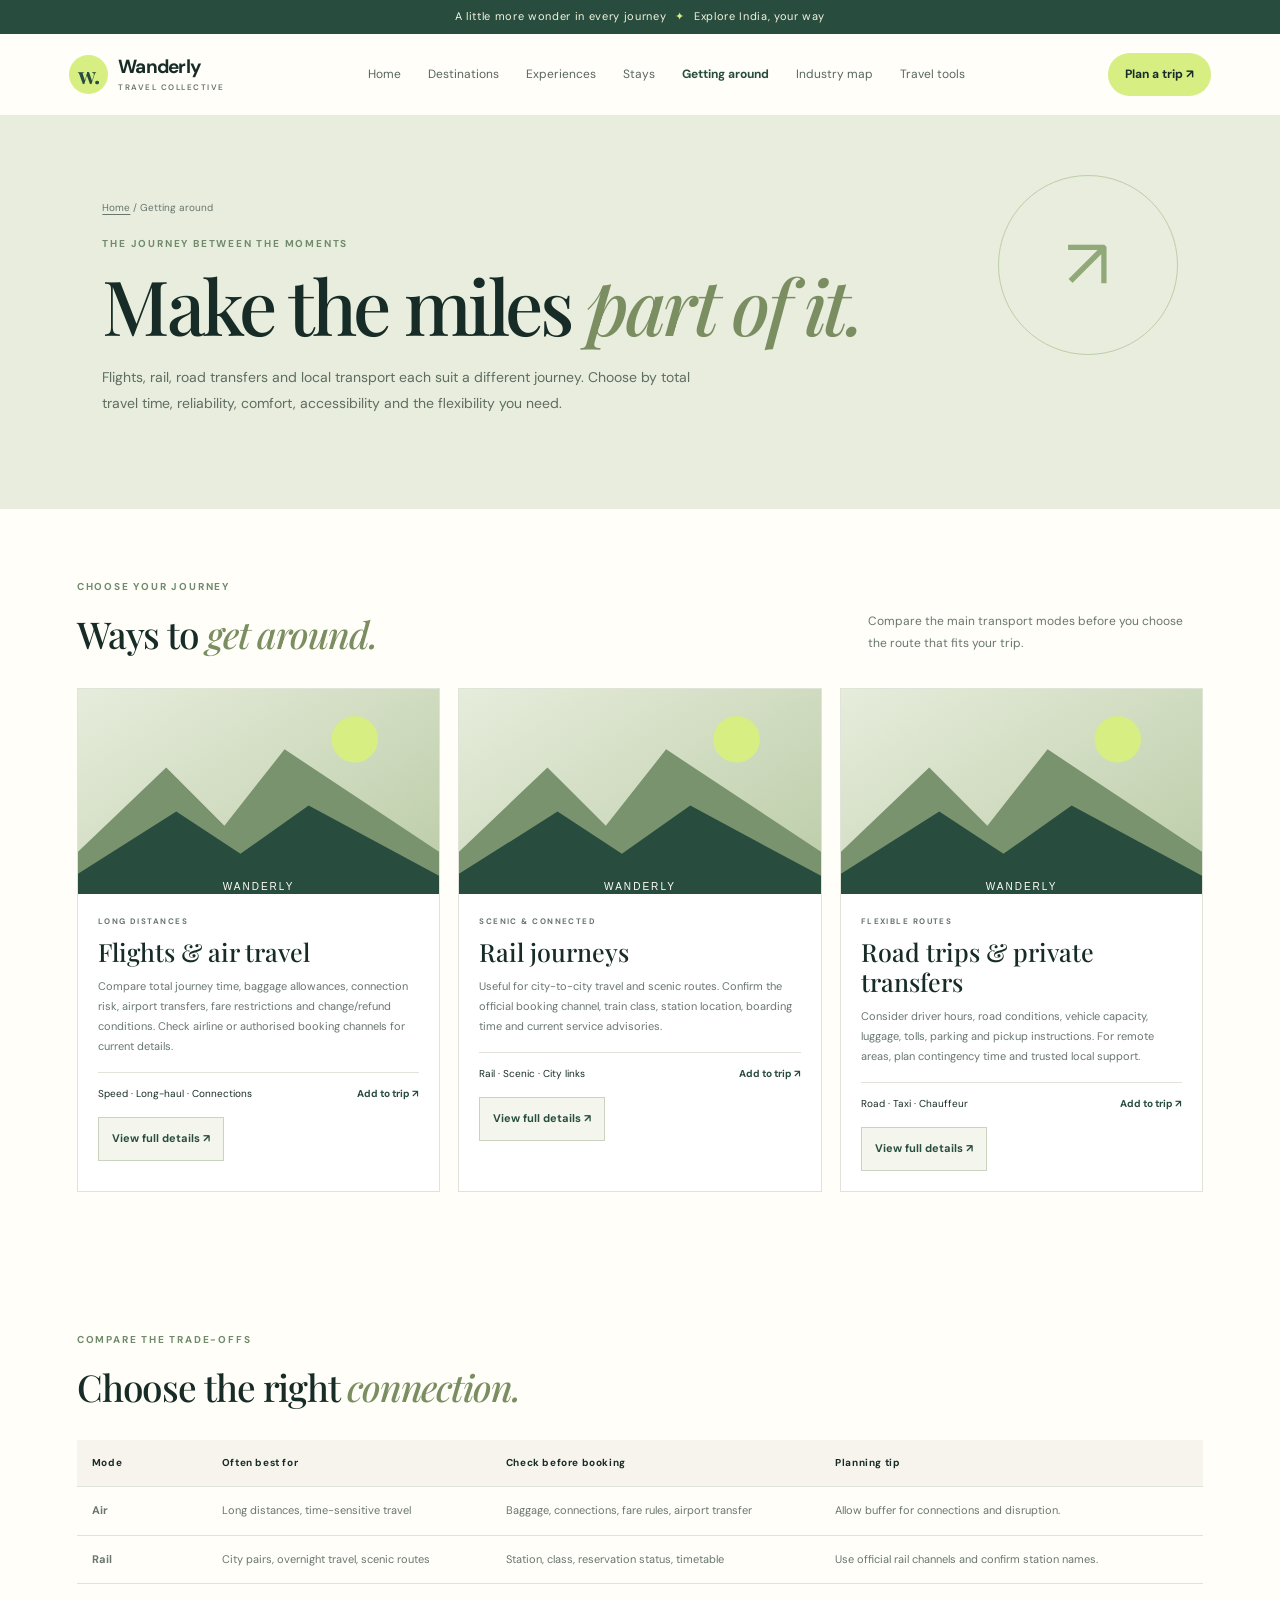
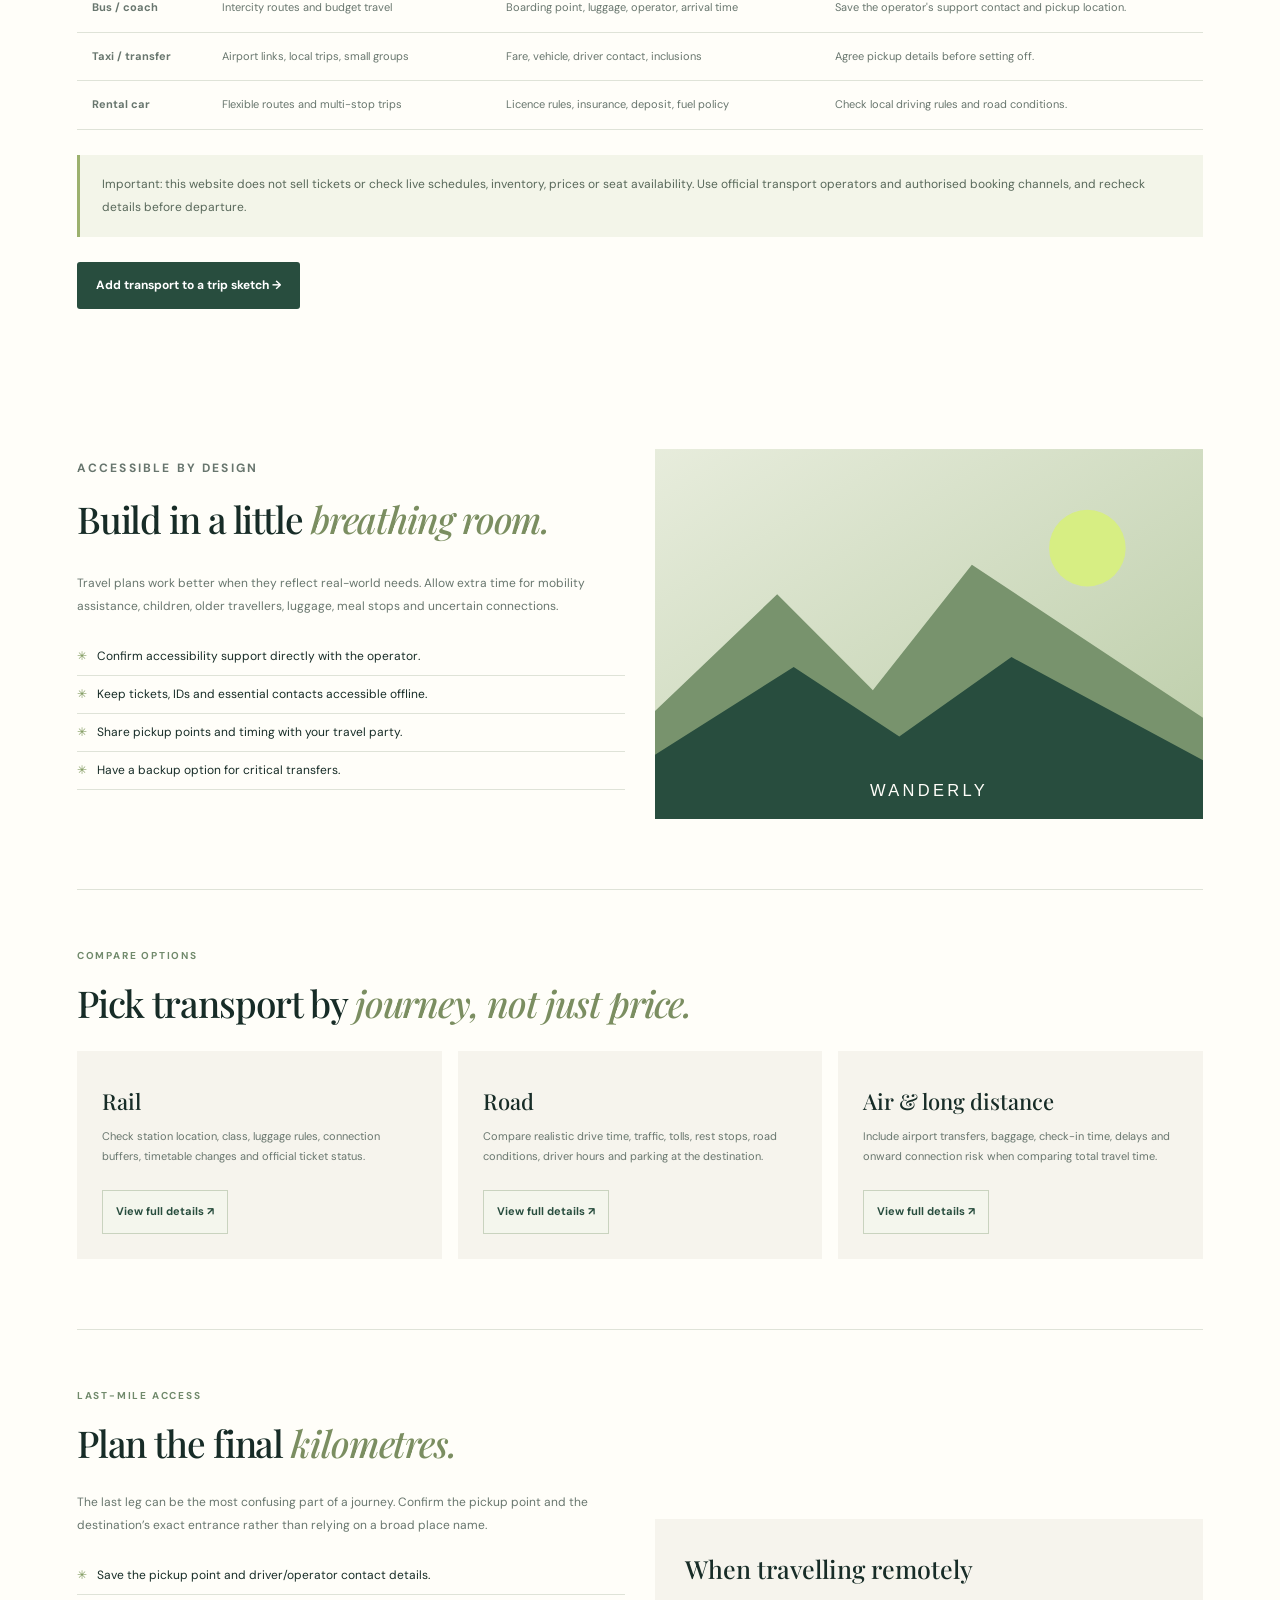
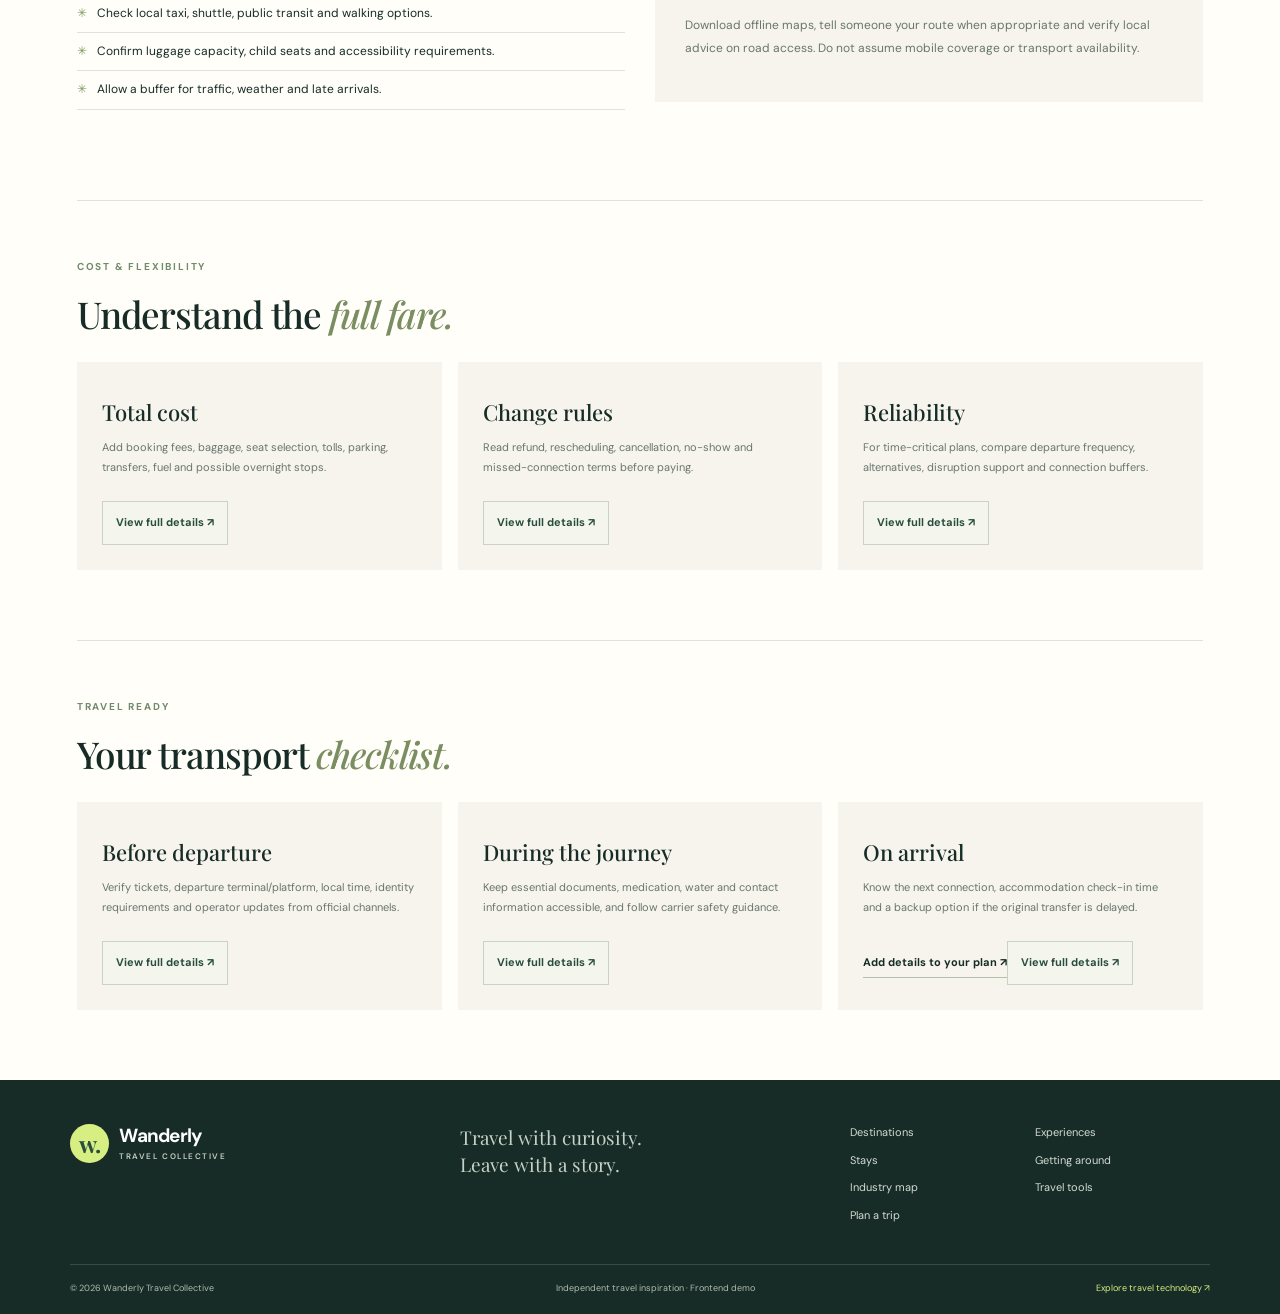
<file: transport.html>
<!doctype html><html lang="en"><head><meta charset="utf-8"><meta name="viewport" content="width=device-width,initial-scale=1"><title>Getting Around — Wanderly</title><meta name="description" content="Understand transport choices for travel across India."><link rel="preconnect" href="https://fonts.googleapis.com"><link rel="preconnect" href="https://fonts.gstatic.com" crossorigin><link href="https://fonts.googleapis.com/css2?family=DM+Sans:wght@400;500;600;700&family=Playfair+Display:ital,wght@0,500;0,600;0,700;1,500;1,600&display=swap" rel="stylesheet"><link rel="stylesheet" href="css/style.css"><script defer src="js/app.js"></script><link rel="canonical" href="https://prem-pk-dev.github.io/Travel-Tourism-/transport.html"><meta property="og:type" content="website"><meta property="og:site_name" content="Wanderly Travel Collective"><meta property="og:title" content="Getting Around — Wanderly"><meta property="og:description" content="Understand transport choices for travel across India."><meta property="og:url" content="https://prem-pk-dev.github.io/Travel-Tourism-/transport.html"><meta property="og:image" content="https://images.unsplash.com/photo-1518548419970-58e3b4079ab2?auto=format&amp;fit=crop&amp;w=1200&amp;q=80"><meta name="twitter:card" content="summary_large_image"></head><body><a class="skip-link" href="#main-content">Skip to content</a><div class="announcement">A little more wonder in every journey <span>✦</span> Explore India, your way</div><header class="site-header"><a class="brand" href="index.html"><span class="brand-mark">w.</span><span>Wanderly<small>TRAVEL COLLECTIVE</small></span></a><button class="menu-toggle" aria-label="Open navigation" aria-controls="primary-navigation" aria-expanded="false">☰</button><nav id="primary-navigation" class="nav" aria-label="Primary navigation"><a href="index.html">Home</a><a href="destinations.html">Destinations</a><a href="experiences.html">Experiences</a><a href="stays.html">Stays</a><a class="active" href="transport.html">Getting around</a><a href="industry-categories.html">Industry map</a><a href="travel-tools.html">Travel tools</a></nav><a class="nav-cta" href="plan.html">Plan a trip ↗</a></header><main id="main-content" tabindex="-1"><section class="page-hero"><div class="breadcrumbs"><a href="index.html">Home</a> / Getting around</div><p class="eyebrow">THE JOURNEY BETWEEN THE MOMENTS</p><h1>Make the miles <em>part of it.</em></h1><p>Flights, rail, road transfers and local transport each suit a different journey. Choose by total travel time, reliability, comfort, accessibility and the flexibility you need.</p><span class="hero-orb">↗</span></section><section class="content-section"><div class="section-heading"><div><p class="eyebrow">CHOOSE YOUR JOURNEY</p><h2>Ways to <em>get around.</em></h2></div><p class="heading-copy">Compare the main transport modes before you choose the route that fits your trip.</p></div><div class="catalog-grid">
<article class="catalog-card"><img loading="lazy" decoding="async" src="https://images.unsplash.com/photo-1436491865332-7a61a109cc05?auto=format&fit=crop&w=900&q=85" alt="Passenger airplane in the sky"><div class="catalog-card-body"><p class="eyebrow">LONG DISTANCES</p><h3>Flights & air travel</h3><p>Compare total journey time, baggage allowances, connection risk, airport transfers, fare restrictions and change/refund conditions. Check airline or authorised booking channels for current details.</p><div class="card-bottom"><span>Speed · Long-haul · Connections</span><a href="plan.html?transport=Flight">Add to trip ↗</a></div></div></article>
<article class="catalog-card"><img loading="lazy" decoding="async" src="https://images.unsplash.com/photo-1474487548417-781cb71495f3?auto=format&fit=crop&w=900&q=85" alt="Train moving through green countryside"><div class="catalog-card-body"><p class="eyebrow">SCENIC & CONNECTED</p><h3>Rail journeys</h3><p>Useful for city-to-city travel and scenic routes. Confirm the official booking channel, train class, station location, boarding time and current service advisories.</p><div class="card-bottom"><span>Rail · Scenic · City links</span><a href="plan.html?transport=Rail">Add to trip ↗</a></div></div></article>
<article class="catalog-card"><img loading="lazy" decoding="async" src="https://images.unsplash.com/photo-1464822759023-fed622ff2c3b?auto=format&fit=crop&w=900&q=85" alt="Mountain road winding through highlands"><div class="catalog-card-body"><p class="eyebrow">FLEXIBLE ROUTES</p><h3>Road trips & private transfers</h3><p>Consider driver hours, road conditions, vehicle capacity, luggage, tolls, parking and pickup instructions. For remote areas, plan contingency time and trusted local support.</p><div class="card-bottom"><span>Road · Taxi · Chauffeur</span><a href="plan.html?transport=Road">Add to trip ↗</a></div></div></article></div></section><section class="content-section"><p class="eyebrow">COMPARE THE TRADE-OFFS</p><h2>Choose the right <em>connection.</em></h2><div class="table-wrap"><table class="data-table"><thead><tr><th>Mode</th><th>Often best for</th><th>Check before booking</th><th>Planning tip</th></tr></thead><tbody><tr><td><b>Air</b></td><td>Long distances, time-sensitive travel</td><td>Baggage, connections, fare rules, airport transfer</td><td>Allow buffer for connections and disruption.</td></tr><tr><td><b>Rail</b></td><td>City pairs, overnight travel, scenic routes</td><td>Station, class, reservation status, timetable</td><td>Use official rail channels and confirm station names.</td></tr><tr><td><b>Bus / coach</b></td><td>Intercity routes and budget travel</td><td>Boarding point, luggage, operator, arrival time</td><td>Save the operator's support contact and pickup location.</td></tr><tr><td><b>Taxi / transfer</b></td><td>Airport links, local trips, small groups</td><td>Fare, vehicle, driver contact, inclusions</td><td>Agree pickup details before setting off.</td></tr><tr><td><b>Rental car</b></td><td>Flexible routes and multi-stop trips</td><td>Licence rules, insurance, deposit, fuel policy</td><td>Check local driving rules and road conditions.</td></tr></tbody></table></div><div class="callout">Important: this website does not sell tickets or check live schedules, inventory, prices or seat availability. Use official transport operators and authorised booking channels, and recheck details before departure.</div><a href="plan.html" class="button button-dark">Add transport to a trip sketch →</a></section><section class="content-section"><div class="detail-grid"><div><p class="eyebrow">ACCESSIBLE BY DESIGN</p><h2>Build in a little <em>breathing room.</em></h2><p>Travel plans work better when they reflect real-world needs. Allow extra time for mobility assistance, children, older travellers, luggage, meal stops and uncertain connections.</p><ul class="check-list"><li>Confirm accessibility support directly with the operator.</li><li>Keep tickets, IDs and essential contacts accessible offline.</li><li>Share pickup points and timing with your travel party.</li><li>Have a backup option for critical transfers.</li></ul></div><img loading="lazy" decoding="async" src="https://images.unsplash.com/photo-1500530855697-b586d89ba3ee?auto=format&fit=crop&w=1000&q=85" alt="Open scenic road through a natural landscape"></div></section>
<section class="content-section deep-dive-section" id="transport-comparison"><div class="section-heading"><div><p class="eyebrow">COMPARE OPTIONS</p><h2>Pick transport by <em>journey, not just price.</em></h2></div></div><div class="info-grid"><article class="info-card"><h3>Rail</h3><p>Check station location, class, luggage rules, connection buffers, timetable changes and official ticket status.</p></article><article class="info-card"><h3>Road</h3><p>Compare realistic drive time, traffic, tolls, rest stops, road conditions, driver hours and parking at the destination.</p></article><article class="info-card"><h3>Air & long distance</h3><p>Include airport transfers, baggage, check-in time, delays and onward connection risk when comparing total travel time.</p></article></div></section>
<section class="content-section deep-dive-section"><div class="section-heading"><div><p class="eyebrow">LAST-MILE ACCESS</p><h2>Plan the final <em>kilometres.</em></h2></div></div><div class="detail-grid"><div><p class="content-intro">The last leg can be the most confusing part of a journey. Confirm the pickup point and the destination’s exact entrance rather than relying on a broad place name.</p><ul class="check-list"><li>Save the pickup point and driver/operator contact details.</li><li>Check local taxi, shuttle, public transit and walking options.</li><li>Confirm luggage capacity, child seats and accessibility requirements.</li><li>Allow a buffer for traffic, weather and late arrivals.</li></ul></div><div class="soft-panel"><h3>When travelling remotely</h3><p>Download offline maps, tell someone your route when appropriate and verify local advice on road access. Do not assume mobile coverage or transport availability.</p></div></div></section>
<section class="content-section deep-dive-section"><div class="section-heading"><div><p class="eyebrow">COST & FLEXIBILITY</p><h2>Understand the <em>full fare.</em></h2></div></div><div class="info-grid"><article class="info-card"><h3>Total cost</h3><p>Add booking fees, baggage, seat selection, tolls, parking, transfers, fuel and possible overnight stops.</p></article><article class="info-card"><h3>Change rules</h3><p>Read refund, rescheduling, cancellation, no-show and missed-connection terms before paying.</p></article><article class="info-card"><h3>Reliability</h3><p>For time-critical plans, compare departure frequency, alternatives, disruption support and connection buffers.</p></article></div></section>
<section class="content-section deep-dive-section"><div class="section-heading"><div><p class="eyebrow">TRAVEL READY</p><h2>Your transport <em>checklist.</em></h2></div></div><div class="info-grid"><article class="info-card"><h3>Before departure</h3><p>Verify tickets, departure terminal/platform, local time, identity requirements and operator updates from official channels.</p></article><article class="info-card"><h3>During the journey</h3><p>Keep essential documents, medication, water and contact information accessible, and follow carrier safety guidance.</p></article><article class="info-card"><h3>On arrival</h3><p>Know the next connection, accommodation check-in time and a backup option if the original transfer is delayed.</p><a class="text-link" href="plan.html">Add details to your plan ↗</a></article></div></section>
</main><footer class="site-footer"><div class="footer-top"><a class="brand brand-footer" href="index.html"><span class="brand-mark">w.</span><span>Wanderly<small>TRAVEL COLLECTIVE</small></span></a><p>Travel with curiosity.<br>Leave with a story.</p><div class="footer-links"><a href="destinations.html">Destinations</a><a href="experiences.html">Experiences</a><a href="stays.html">Stays</a><a href="transport.html">Getting around</a><a href="industry-categories.html">Industry map</a><a href="travel-tools.html">Travel tools</a><a href="plan.html">Plan a trip</a></div></div><div class="footer-bottom"><span>© <span data-year></span> Wanderly Travel Collective</span><span>Independent travel inspiration · Frontend demo</span><a href="travel-tools.html">Explore travel technology ↗</a></div></footer></body></html>
</file>
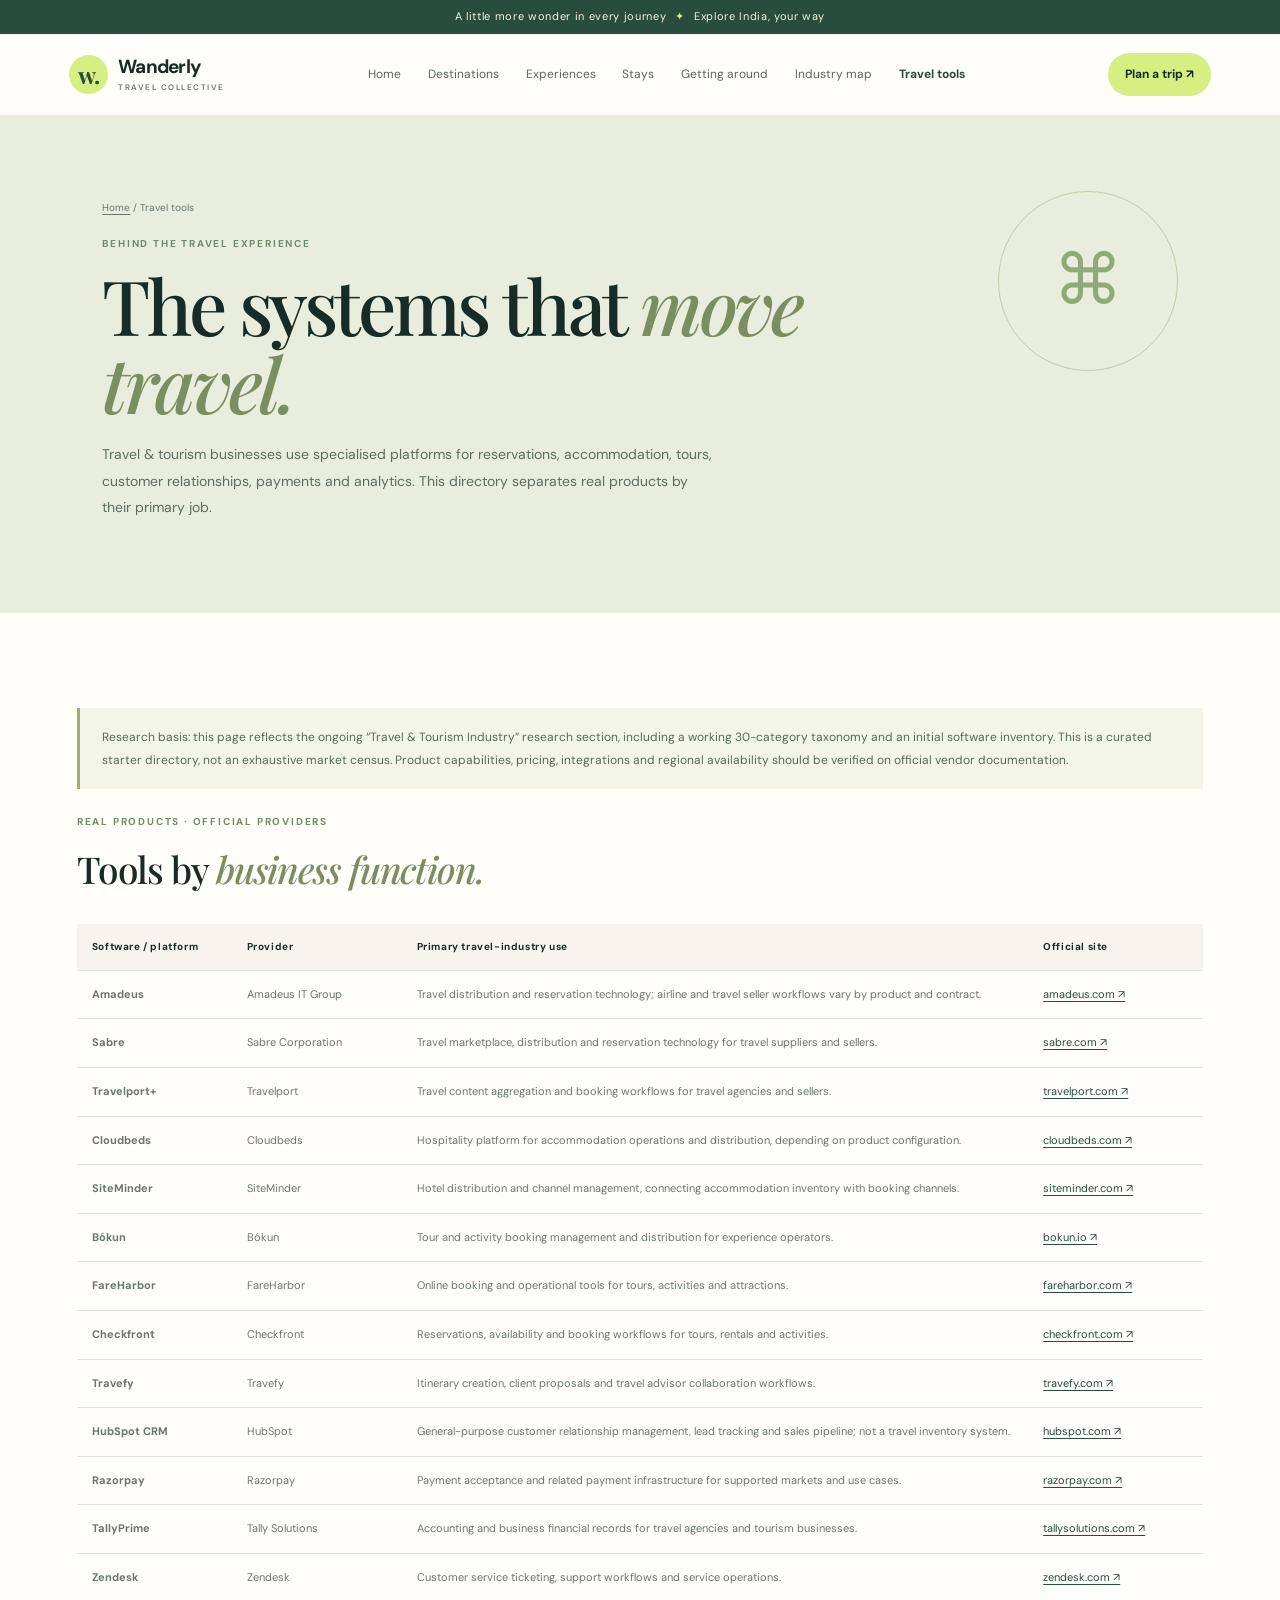
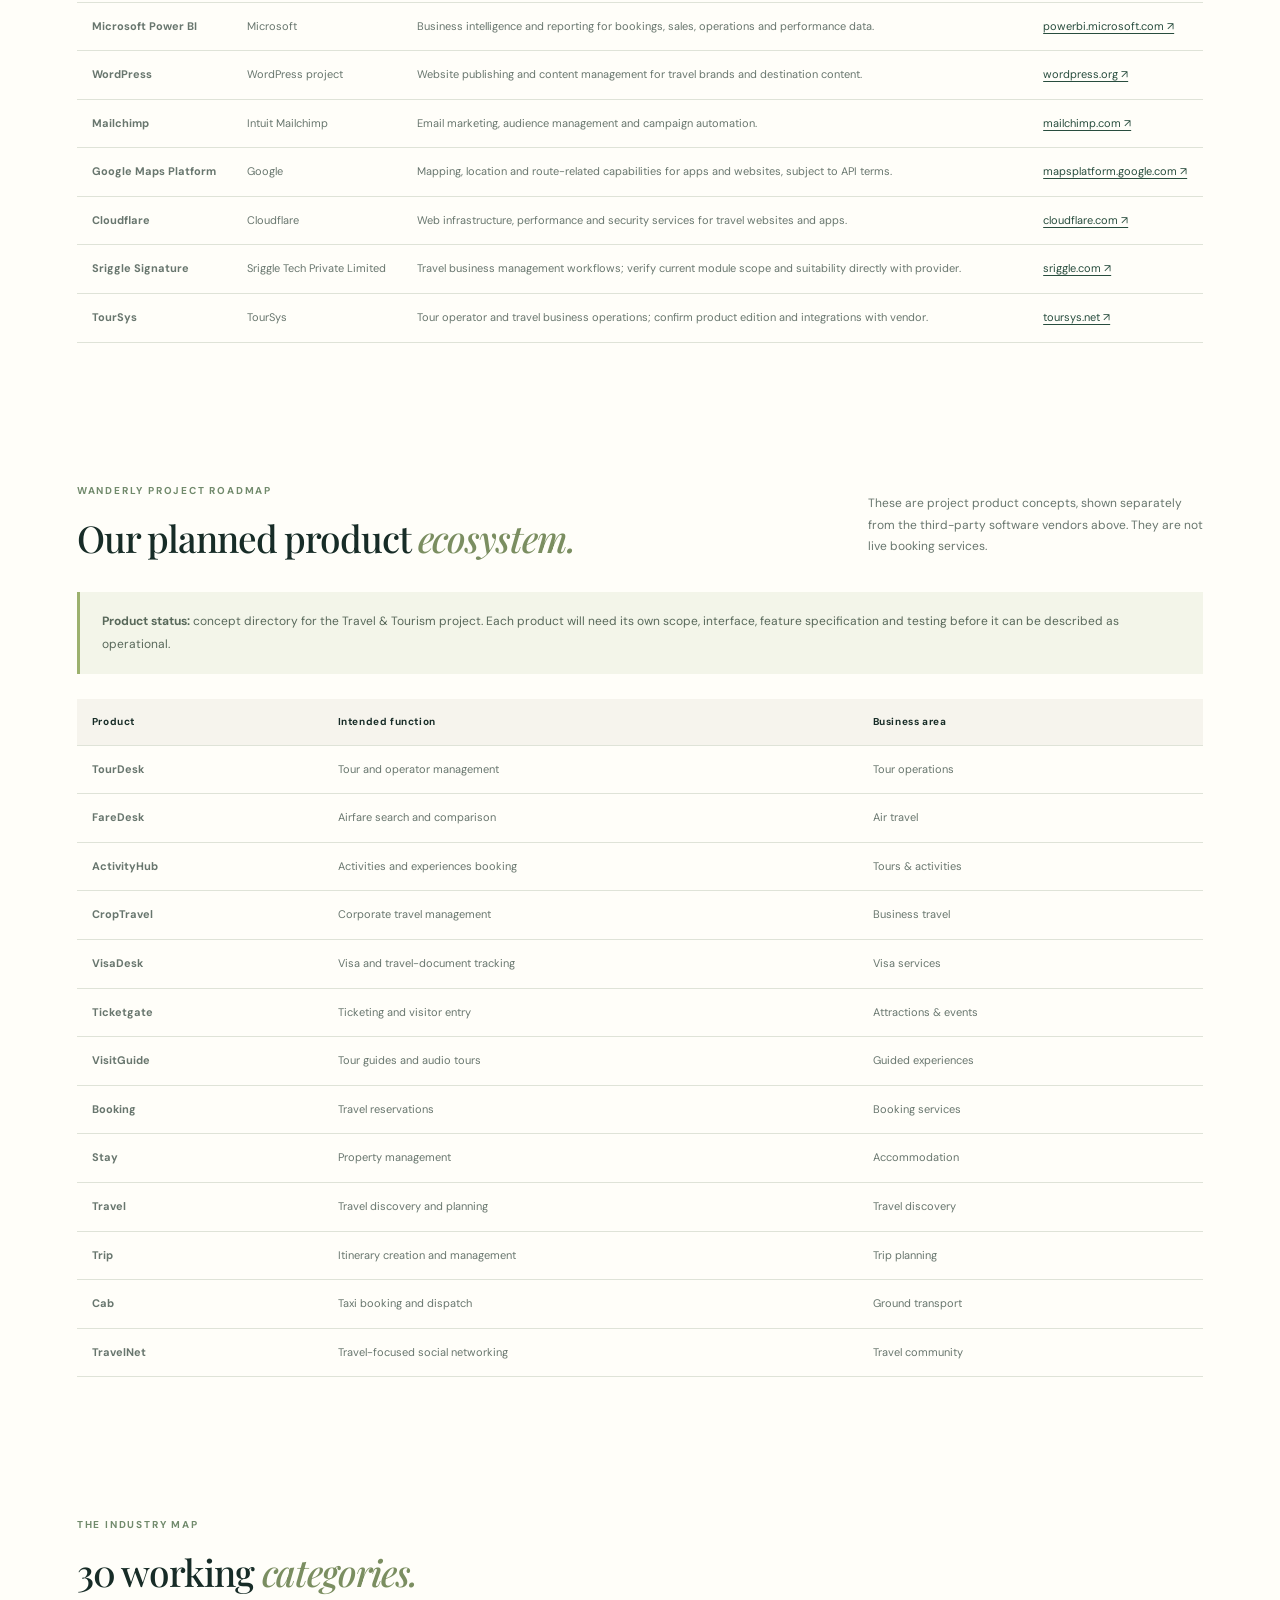
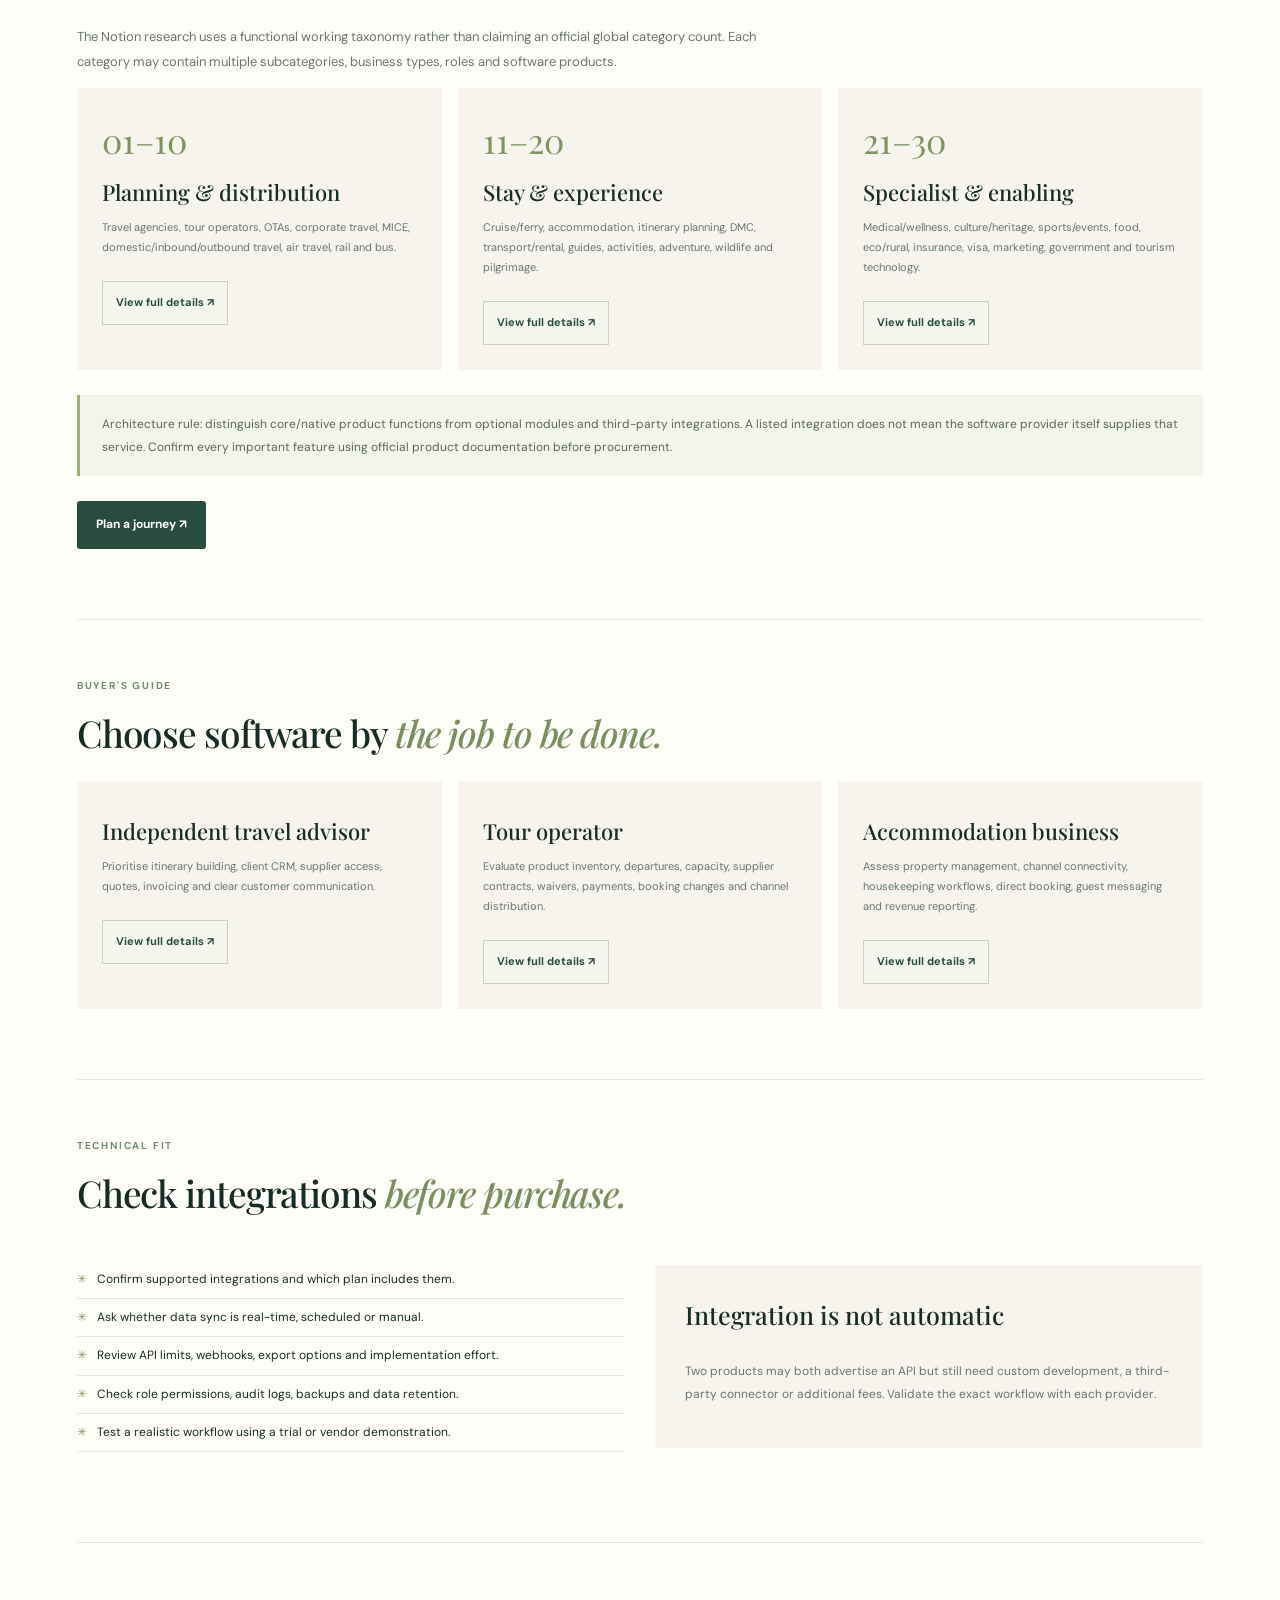
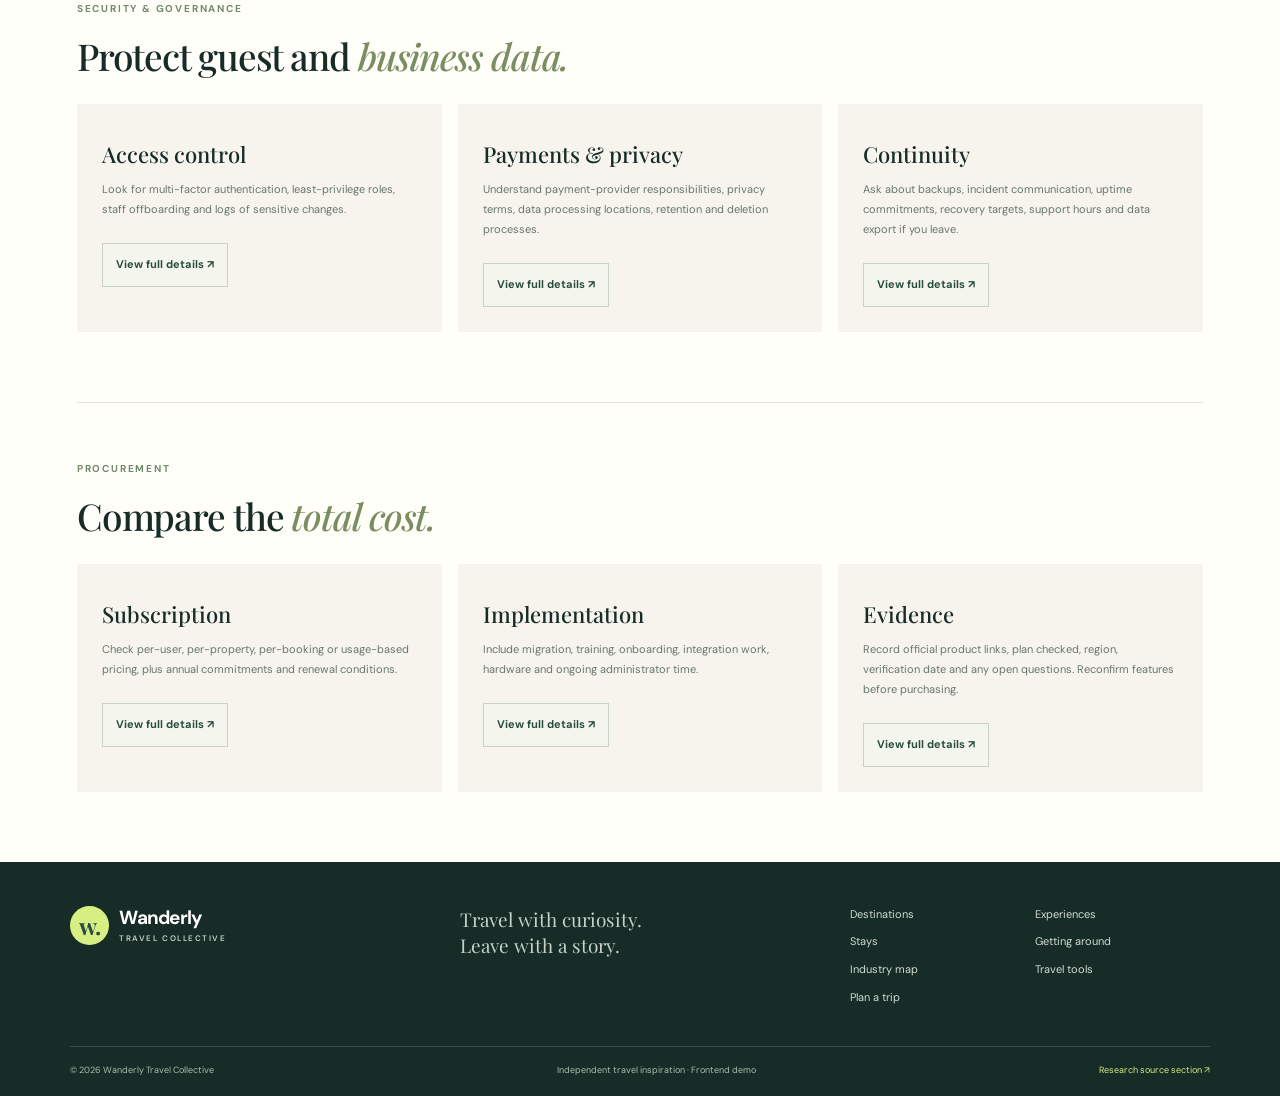
<file: travel-tools.html>
<!doctype html><html lang="en"><head><meta charset="utf-8"><meta name="viewport" content="width=device-width,initial-scale=1"><title>Travel Tools & Industry Software — Wanderly</title><meta name="description" content="A research-based guide to real software used across the travel and tourism industry."><link rel="preconnect" href="https://fonts.googleapis.com"><link rel="preconnect" href="https://fonts.gstatic.com" crossorigin><link href="https://fonts.googleapis.com/css2?family=DM+Sans:wght@400;500;600;700&family=Playfair+Display:ital,wght@0,500;0,600;0,700;1,500;1,600&display=swap" rel="stylesheet"><link rel="stylesheet" href="css/style.css"><script defer src="js/app.js"></script><link rel="canonical" href="https://prem-pk-dev.github.io/Travel-Tourism-/travel-tools.html"><meta property="og:type" content="website"><meta property="og:site_name" content="Wanderly Travel Collective"><meta property="og:title" content="Travel Tools &amp; Industry Software — Wanderly"><meta property="og:description" content="A research-based guide to real software used across the travel and tourism industry."><meta property="og:url" content="https://prem-pk-dev.github.io/Travel-Tourism-/travel-tools.html"><meta property="og:image" content="https://images.unsplash.com/photo-1518548419970-58e3b4079ab2?auto=format&amp;fit=crop&amp;w=1200&amp;q=80"><meta name="twitter:card" content="summary_large_image"></head><body><a class="skip-link" href="#main-content">Skip to content</a><div class="announcement">A little more wonder in every journey <span>✦</span> Explore India, your way</div><header class="site-header"><a class="brand" href="index.html"><span class="brand-mark">w.</span><span>Wanderly<small>TRAVEL COLLECTIVE</small></span></a><button class="menu-toggle" aria-label="Open navigation" aria-controls="primary-navigation" aria-expanded="false">☰</button><nav id="primary-navigation" class="nav" aria-label="Primary navigation"><a href="index.html">Home</a><a href="destinations.html">Destinations</a><a href="experiences.html">Experiences</a><a href="stays.html">Stays</a><a href="transport.html">Getting around</a><a href="industry-categories.html">Industry map</a><a class="active" href="travel-tools.html">Travel tools</a></nav><a class="nav-cta" href="plan.html">Plan a trip ↗</a></header><main id="main-content" tabindex="-1"><section class="page-hero"><div class="breadcrumbs"><a href="index.html">Home</a> / Travel tools</div><p class="eyebrow">BEHIND THE TRAVEL EXPERIENCE</p><h1>The systems that <em>move travel.</em></h1><p>Travel & tourism businesses use specialised platforms for reservations, accommodation, tours, customer relationships, payments and analytics. This directory separates real products by their primary job.</p><span class="hero-orb">⌘</span></section><section class="content-section"><div class="callout">Research basis: this page reflects the ongoing “Travel & Tourism Industry” research section, including a working 30-category taxonomy and an initial software inventory. This is a curated starter directory, not an exhaustive market census. Product capabilities, pricing, integrations and regional availability should be verified on official vendor documentation.</div><div class="section-heading"><div><p class="eyebrow">REAL PRODUCTS · OFFICIAL PROVIDERS</p><h2>Tools by <em>business function.</em></h2></div></div><div class="table-wrap"><table class="data-table"><thead><tr><th>Software / platform</th><th>Provider</th><th>Primary travel-industry use</th><th>Official site</th></tr></thead><tbody>
<tr><td><b>Amadeus</b></td><td>Amadeus IT Group</td><td>Travel distribution and reservation technology; airline and travel seller workflows vary by product and contract.</td><td><a href="https://amadeus.com/" target="_blank" rel="noopener">amadeus.com ↗</a></td></tr>
<tr><td><b>Sabre</b></td><td>Sabre Corporation</td><td>Travel marketplace, distribution and reservation technology for travel suppliers and sellers.</td><td><a href="https://www.sabre.com/" target="_blank" rel="noopener">sabre.com ↗</a></td></tr>
<tr><td><b>Travelport+</b></td><td>Travelport</td><td>Travel content aggregation and booking workflows for travel agencies and sellers.</td><td><a href="https://www.travelport.com/" target="_blank" rel="noopener">travelport.com ↗</a></td></tr>
<tr><td><b>Cloudbeds</b></td><td>Cloudbeds</td><td>Hospitality platform for accommodation operations and distribution, depending on product configuration.</td><td><a href="https://www.cloudbeds.com/" target="_blank" rel="noopener">cloudbeds.com ↗</a></td></tr>
<tr><td><b>SiteMinder</b></td><td>SiteMinder</td><td>Hotel distribution and channel management, connecting accommodation inventory with booking channels.</td><td><a href="https://www.siteminder.com/" target="_blank" rel="noopener">siteminder.com ↗</a></td></tr>
<tr><td><b>Bókun</b></td><td>Bókun</td><td>Tour and activity booking management and distribution for experience operators.</td><td><a href="https://www.bokun.io/" target="_blank" rel="noopener">bokun.io ↗</a></td></tr>
<tr><td><b>FareHarbor</b></td><td>FareHarbor</td><td>Online booking and operational tools for tours, activities and attractions.</td><td><a href="https://fareharbor.com/" target="_blank" rel="noopener">fareharbor.com ↗</a></td></tr>
<tr><td><b>Checkfront</b></td><td>Checkfront</td><td>Reservations, availability and booking workflows for tours, rentals and activities.</td><td><a href="https://www.checkfront.com/" target="_blank" rel="noopener">checkfront.com ↗</a></td></tr>
<tr><td><b>Travefy</b></td><td>Travefy</td><td>Itinerary creation, client proposals and travel advisor collaboration workflows.</td><td><a href="https://travefy.com/" target="_blank" rel="noopener">travefy.com ↗</a></td></tr>
<tr><td><b>HubSpot CRM</b></td><td>HubSpot</td><td>General-purpose customer relationship management, lead tracking and sales pipeline; not a travel inventory system.</td><td><a href="https://www.hubspot.com/products/crm" target="_blank" rel="noopener">hubspot.com ↗</a></td></tr>
<tr><td><b>Razorpay</b></td><td>Razorpay</td><td>Payment acceptance and related payment infrastructure for supported markets and use cases.</td><td><a href="https://razorpay.com/" target="_blank" rel="noopener">razorpay.com ↗</a></td></tr>
<tr><td><b>TallyPrime</b></td><td>Tally Solutions</td><td>Accounting and business financial records for travel agencies and tourism businesses.</td><td><a href="https://tallysolutions.com/" target="_blank" rel="noopener">tallysolutions.com ↗</a></td></tr>
<tr><td><b>Zendesk</b></td><td>Zendesk</td><td>Customer service ticketing, support workflows and service operations.</td><td><a href="https://www.zendesk.com/" target="_blank" rel="noopener">zendesk.com ↗</a></td></tr>
<tr><td><b>Microsoft Power BI</b></td><td>Microsoft</td><td>Business intelligence and reporting for bookings, sales, operations and performance data.</td><td><a href="https://www.microsoft.com/en-us/power-platform/products/power-bi" target="_blank" rel="noopener">powerbi.microsoft.com ↗</a></td></tr>
<tr><td><b>WordPress</b></td><td>WordPress project</td><td>Website publishing and content management for travel brands and destination content.</td><td><a href="https://wordpress.org/" target="_blank" rel="noopener">wordpress.org ↗</a></td></tr>
<tr><td><b>Mailchimp</b></td><td>Intuit Mailchimp</td><td>Email marketing, audience management and campaign automation.</td><td><a href="https://mailchimp.com/" target="_blank" rel="noopener">mailchimp.com ↗</a></td></tr>
<tr><td><b>Google Maps Platform</b></td><td>Google</td><td>Mapping, location and route-related capabilities for apps and websites, subject to API terms.</td><td><a href="https://mapsplatform.google.com/" target="_blank" rel="noopener">mapsplatform.google.com ↗</a></td></tr>
<tr><td><b>Cloudflare</b></td><td>Cloudflare</td><td>Web infrastructure, performance and security services for travel websites and apps.</td><td><a href="https://www.cloudflare.com/" target="_blank" rel="noopener">cloudflare.com ↗</a></td></tr>
<tr><td><b>Sriggle Signature</b></td><td>Sriggle Tech Private Limited</td><td>Travel business management workflows; verify current module scope and suitability directly with provider.</td><td><a href="https://www.sriggle.com/" target="_blank" rel="noopener">sriggle.com ↗</a></td></tr>
<tr><td><b>TourSys</b></td><td>TourSys</td><td>Tour operator and travel business operations; confirm product edition and integrations with vendor.</td><td><a href="https://toursys.net/en/" target="_blank" rel="noopener">toursys.net ↗</a></td></tr>
</tbody></table></div></section><section class="content-section" id="wanderly-product-concepts">
<div class="section-heading"><div><p class="eyebrow">WANDERLY PROJECT ROADMAP</p><h2>Our planned product <em>ecosystem.</em></h2></div><p class="heading-copy">These are project product concepts, shown separately from the third-party software vendors above. They are not live booking services.</p></div>
<div class="callout"><b>Product status:</b> concept directory for the Travel & Tourism project. Each product will need its own scope, interface, feature specification and testing before it can be described as operational.</div>
<div class="table-wrap"><table class="data-table"><thead><tr><th>Product</th><th>Intended function</th><th>Business area</th></tr></thead><tbody>
<tr><td><b>TourDesk</b></td><td>Tour and operator management</td><td>Tour operations</td></tr>
<tr><td><b>FareDesk</b></td><td>Airfare search and comparison</td><td>Air travel</td></tr>
<tr><td><b>ActivityHub</b></td><td>Activities and experiences booking</td><td>Tours & activities</td></tr>
<tr><td><b>CropTravel</b></td><td>Corporate travel management</td><td>Business travel</td></tr>
<tr><td><b>VisaDesk</b></td><td>Visa and travel-document tracking</td><td>Visa services</td></tr>
<tr><td><b>Ticketgate</b></td><td>Ticketing and visitor entry</td><td>Attractions & events</td></tr>
<tr><td><b>VisitGuide</b></td><td>Tour guides and audio tours</td><td>Guided experiences</td></tr>
<tr><td><b>Booking</b></td><td>Travel reservations</td><td>Booking services</td></tr>
<tr><td><b>Stay</b></td><td>Property management</td><td>Accommodation</td></tr>
<tr><td><b>Travel</b></td><td>Travel discovery and planning</td><td>Travel discovery</td></tr>
<tr><td><b>Trip</b></td><td>Itinerary creation and management</td><td>Trip planning</td></tr>
<tr><td><b>Cab</b></td><td>Taxi booking and dispatch</td><td>Ground transport</td></tr>
<tr><td><b>TravelNet</b></td><td>Travel-focused social networking</td><td>Travel community</td></tr>
</tbody></table></div>
</section><section class="content-section"><p class="eyebrow">THE INDUSTRY MAP</p><h2>30 working <em>categories.</em></h2><p class="content-intro">The Notion research uses a functional working taxonomy rather than claiming an official global category count. Each category may contain multiple subcategories, business types, roles and software products.</p><div class="info-grid"><article class="info-card"><div class="number">01–10</div><h3>Planning & distribution</h3><p>Travel agencies, tour operators, OTAs, corporate travel, MICE, domestic/inbound/outbound travel, air travel, rail and bus.</p></article><article class="info-card"><div class="number">11–20</div><h3>Stay & experience</h3><p>Cruise/ferry, accommodation, itinerary planning, DMC, transport/rental, guides, activities, adventure, wildlife and pilgrimage.</p></article><article class="info-card"><div class="number">21–30</div><h3>Specialist & enabling</h3><p>Medical/wellness, culture/heritage, sports/events, food, eco/rural, insurance, visa, marketing, government and tourism technology.</p></article></div><div class="callout">Architecture rule: distinguish core/native product functions from optional modules and third-party integrations. A listed integration does not mean the software provider itself supplies that service. Confirm every important feature using official product documentation before procurement.</div><a href="plan.html" class="button button-dark">Plan a journey ↗</a></section>
<section class="content-section deep-dive-section" id="software-buyers-guide"><div class="section-heading"><div><p class="eyebrow">BUYER'S GUIDE</p><h2>Choose software by <em>the job to be done.</em></h2></div></div><div class="info-grid"><article class="info-card"><h3>Independent travel advisor</h3><p>Prioritise itinerary building, client CRM, supplier access, quotes, invoicing and clear customer communication.</p></article><article class="info-card"><h3>Tour operator</h3><p>Evaluate product inventory, departures, capacity, supplier contracts, waivers, payments, booking changes and channel distribution.</p></article><article class="info-card"><h3>Accommodation business</h3><p>Assess property management, channel connectivity, housekeeping workflows, direct booking, guest messaging and revenue reporting.</p></article></div></section>
<section class="content-section deep-dive-section"><div class="section-heading"><div><p class="eyebrow">TECHNICAL FIT</p><h2>Check integrations <em>before purchase.</em></h2></div></div><div class="detail-grid"><div><ul class="check-list"><li>Confirm supported integrations and which plan includes them.</li><li>Ask whether data sync is real-time, scheduled or manual.</li><li>Review API limits, webhooks, export options and implementation effort.</li><li>Check role permissions, audit logs, backups and data retention.</li><li>Test a realistic workflow using a trial or vendor demonstration.</li></ul></div><div class="soft-panel"><h3>Integration is not automatic</h3><p>Two products may both advertise an API but still need custom development, a third-party connector or additional fees. Validate the exact workflow with each provider.</p></div></div></section>
<section class="content-section deep-dive-section"><div class="section-heading"><div><p class="eyebrow">SECURITY & GOVERNANCE</p><h2>Protect guest and <em>business data.</em></h2></div></div><div class="info-grid"><article class="info-card"><h3>Access control</h3><p>Look for multi-factor authentication, least-privilege roles, staff offboarding and logs of sensitive changes.</p></article><article class="info-card"><h3>Payments & privacy</h3><p>Understand payment-provider responsibilities, privacy terms, data processing locations, retention and deletion processes.</p></article><article class="info-card"><h3>Continuity</h3><p>Ask about backups, incident communication, uptime commitments, recovery targets, support hours and data export if you leave.</p></article></div></section>
<section class="content-section deep-dive-section"><div class="section-heading"><div><p class="eyebrow">PROCUREMENT</p><h2>Compare the <em>total cost.</em></h2></div></div><div class="info-grid"><article class="info-card"><h3>Subscription</h3><p>Check per-user, per-property, per-booking or usage-based pricing, plus annual commitments and renewal conditions.</p></article><article class="info-card"><h3>Implementation</h3><p>Include migration, training, onboarding, integration work, hardware and ongoing administrator time.</p></article><article class="info-card"><h3>Evidence</h3><p>Record official product links, plan checked, region, verification date and any open questions. Reconfirm features before purchasing.</p></article></div></section>
</main><footer class="site-footer"><div class="footer-top"><a class="brand brand-footer" href="index.html"><span class="brand-mark">w.</span><span>Wanderly<small>TRAVEL COLLECTIVE</small></span></a><p>Travel with curiosity.<br>Leave with a story.</p><div class="footer-links"><a href="destinations.html">Destinations</a><a href="experiences.html">Experiences</a><a href="stays.html">Stays</a><a href="transport.html">Getting around</a><a href="industry-categories.html">Industry map</a><a href="travel-tools.html">Travel tools</a><a href="plan.html">Plan a trip</a></div></div><div class="footer-bottom"><span>© <span data-year></span> Wanderly Travel Collective</span><span>Independent travel inspiration · Frontend demo</span><a href="https://app.notion.com/p/4092a697912881ceb737e79ca07388a3" target="_blank" rel="noopener">Research source section ↗</a></div></footer></body></html>
</file>
<file: css/style.css>
:root{--ink:#172c27;--muted:#68766e;--cream:#f6f4ed;--paper:#fffef9;--green:#284d3e;--lime:#d7ee83;--orange:#e78255;--line:#dfe3d8;--serif:'Playfair Display',Georgia,serif;--sans:'DM Sans',Arial,sans-serif}*{box-sizing:border-box}html{scroll-behavior:smooth;scroll-padding-top:100px}body{margin:0;background:var(--paper);color:var(--ink);font-family:var(--sans);font-size:15px;line-height:1.6}img{display:block;width:100%;object-fit:cover}a{color:inherit;text-decoration:none}button,input,select,textarea{font:inherit}.announcement{height:34px;background:var(--green);color:#f4f4df;display:flex;justify-content:center;align-items:center;gap:9px;font-size:11px;letter-spacing:.06em}.announcement span{color:var(--lime)}.site-header{height:82px;display:flex;align-items:center;justify-content:space-between;padding:0 5.4%;background:var(--paper);gap:24px;position:sticky;top:0;z-index:20;border-bottom:1px solid #e9ebe3}.brand{display:flex;align-items:center;gap:10px;font-weight:700;font-size:19px;letter-spacing:-.04em;line-height:1.1;white-space:nowrap}.brand small{display:block;font-size:8px;letter-spacing:.19em;color:var(--muted);font-weight:600;margin-top:5px}.brand-mark{display:grid;place-items:center;width:39px;height:39px;background:var(--lime);border-radius:50%;font-family:var(--serif);font-size:23px;color:var(--green)}.nav{display:flex;align-items:center;gap:clamp(14px,2.1vw,32px)}.nav a{font-size:12px;color:#58665e;transition:color .2s}.nav a:hover,.nav a.active{color:var(--green);font-weight:700}.nav-cta{font-size:12px;font-weight:700;background:var(--lime);padding:12px 17px;border-radius:30px;white-space:nowrap}.nav-cta span{margin-left:8px}.menu-toggle{display:none;border:0;background:none;font-size:23px;color:var(--ink)}.hero{min-height:620px;position:relative;display:flex;align-items:center;overflow:hidden;background:#304c40;color:white}.hero-image{position:absolute;inset:0;background:linear-gradient(90deg,rgba(14,34,29,.82) 0%,rgba(17,38,31,.58) 40%,rgba(17,38,31,.06) 100%),url('https://images.unsplash.com/photo-1518548419970-58e3b4079ab2?auto=format&fit=crop&w=2200&q=90') center 52%/cover}.hero-content{position:relative;z-index:1;padding:76px 10.2%;max-width:820px}.eyebrow{font-size:10px;font-weight:700;letter-spacing:.18em;color:#718a6c;margin:0 0 17px}.eyebrow.light{color:var(--lime)}h1,h2,h3,p{margin-top:0}h1,h2,h3{font-weight:500}h1{font-family:var(--serif);font-size:clamp(55px,7vw,94px);line-height:1.02;letter-spacing:-.045em;margin:0 0 24px}h1 em,h2 em{font-weight:500;color:var(--lime)}.hero-copy{max-width:430px;color:#e1e7df;font-size:15px;line-height:1.8;margin-bottom:30px}.button{display:inline-flex;justify-content:center;align-items:center;gap:25px;border:0;border-radius:3px;padding:14px 19px;font-size:12px;font-weight:700;cursor:pointer;transition:transform .2s,background .2s}.button:hover{transform:translateY(-2px)}.button-light{background:var(--lime);color:var(--ink)}.button-dark{background:var(--green);color:white}.button span{font-size:17px}.hero-note{display:flex;align-items:center;gap:13px;margin-top:55px;color:#dbe5dc;font-size:10px;line-height:1.8}.hero-note b{font-weight:500;color:white}.avatar-stack{display:flex}.avatar-stack i{width:30px;height:30px;display:grid;place-items:center;border:2px solid #456253;border-radius:50%;background:#e1e9d3;color:var(--green);font-style:normal;margin-left:-5px}.avatar-stack i:first-child{margin-left:0}.hero-stamp{position:absolute;bottom:38px;right:6%;z-index:1;border:1px solid #ffffff80;border-radius:50%;width:116px;height:116px;display:grid;place-content:center;text-align:center;font-size:10px;letter-spacing:.14em;line-height:1.7;transform:rotate(9deg)}.hero-stamp span{font-size:22px;color:var(--lime)}.search-panel{position:relative;z-index:3;margin:-36px auto 0;max-width:1120px;width:89%;background:var(--paper);box-shadow:0 15px 45px #1e38201c;padding:24px 28px;display:flex;align-items:center;gap:28px;border:1px solid #eceee5}.search-intro{display:flex;align-items:center;gap:13px;min-width:235px}.search-icon{display:grid;place-items:center;border-radius:50%;width:42px;height:42px;background:#eff3e6;font-size:29px}.search-intro b,.search-intro small{display:block}.search-intro b{font-size:12px}.search-intro small{font-size:10px;color:var(--muted);margin-top:3px}.quick-search{display:flex;align-items:center;gap:20px;flex:1}.quick-search label{display:block;flex:1;font-size:10px;color:var(--muted);font-weight:600}.quick-search input,.quick-search select{display:block;width:100%;border:0;border-bottom:1px solid var(--line);background:transparent;padding:8px 0 5px;color:var(--ink);outline:none;font-size:12px}.quick-search input:focus,.quick-search select:focus{border-color:var(--green)}.section{max-width:1280px;width:89%;margin:0 auto}.section-spaced{padding-top:100px;padding-bottom:90px}.section-heading{display:flex;justify-content:space-between;align-items:end;gap:25px;margin-bottom:32px}.section-heading h2,.newsletter h2,.planner-banner h2{font-family:var(--serif);font-size:clamp(36px,4vw,53px);letter-spacing:-.035em;line-height:1.15;margin:0}.section-heading h2 em,.newsletter h2 em{color:#7b8e61}.text-link{font-size:11px;font-weight:700;border-bottom:1px solid #b4c0ac;padding-bottom:8px;white-space:nowrap}.text-link span{margin-left:12px}.destination-grid{display:grid;grid-template-columns:1.2fr 1fr 1fr;gap:18px}.destination-card{height:390px;position:relative;overflow:hidden;background:#c3cdb8;color:white;display:block}.destination-card.tall{height:445px}.destination-card:after{content:"";position:absolute;inset:0;background:linear-gradient(0deg,rgba(12,29,24,.76),transparent 65%);transition:background .3s}.destination-card img{height:100%;transition:transform .6s}.destination-card:hover img{transform:scale(1.05)}.card-tag{position:absolute;top:19px;left:19px;z-index:1;background:var(--lime);color:var(--ink);padding:6px 10px;font-size:8px;letter-spacing:.12em;font-weight:700}.destination-caption{position:absolute;z-index:1;bottom:24px;left:25px;right:20px}.destination-caption>span{font-size:9px;letter-spacing:.13em;color:#dbe6d7}.destination-caption h3{font-family:var(--serif);font-size:32px;line-height:1.12;margin:8px 0 15px}.destination-card:not(.tall) .destination-caption h3{font-size:27px}.destination-caption b{font-size:10px;font-weight:600}.quote-band{background:var(--lime);position:relative;overflow:hidden;padding:70px 18%;text-align:center}.quote-mark{font-family:var(--serif);font-size:70px;line-height:.8;color:#718e49}.quote-band blockquote{font-family:var(--serif);font-size:clamp(28px,4vw,45px);line-height:1.3;max-width:760px;margin:12px auto 25px;letter-spacing:-.025em}.quote-band p{font-size:9px;letter-spacing:.17em;font-weight:700;color:#5c7044}.quote-sun{position:absolute;right:9%;top:35%;font-size:80px;color:#8ba65c;opacity:.55}.heading-copy{max-width:335px;color:var(--muted);font-size:12px;line-height:1.8;margin-bottom:2px}.experience-grid{display:grid;grid-template-columns:repeat(4,1fr);border-top:1px solid var(--line);border-bottom:1px solid var(--line)}.experience-tile{padding:25px 22px 30px 0;display:flex;flex-direction:column;justify-content:space-between;min-height:205px;border-right:1px solid var(--line);margin-right:22px}.experience-tile:last-child{border:0;margin:0}.experience-tile>span{font-size:10px;color:#85937e}.experience-tile i{float:right;font-style:normal;font-size:20px;color:#7b8e61}.experience-tile h3{font-family:var(--serif);font-size:22px;margin:25px 0 9px}.experience-tile p{font-size:11px;color:var(--muted);line-height:1.8;margin:0;max-width:230px}.planner-banner{background:var(--green);color:white;padding:75px 10.5%;display:grid;grid-template-columns:1fr 1fr;align-items:center;gap:70px;overflow:hidden}.planner-banner h2{font-size:clamp(40px,4.5vw,58px);margin-bottom:18px}.planner-banner>div:first-child>p:not(.eyebrow){color:#d7e0d7;font-size:12px;max-width:350px;line-height:1.9;margin-bottom:25px}.planner-art{height:280px;position:relative;background:#365d49;border:1px solid #62816c;border-radius:48% 52% 45% 55%/42% 43% 57% 58%;transform:rotate(-5deg)}.route-line{position:absolute;inset:35px 48px;border:2px dashed #d7ee83;border-left-color:transparent;border-bottom-color:transparent;border-radius:50%;transform:rotate(24deg)}.pin{position:absolute;display:grid;place-items:center;width:40px;height:40px;background:var(--lime);color:var(--green);border-radius:50%;font-size:20px}.pin-one{top:32px;left:25%}.pin-two{right:18%;top:45%}.pin-three{bottom:20px;left:35%}.planner-card{position:absolute;bottom:45px;left:14%;padding:18px 21px;background:var(--paper);color:var(--ink);display:flex;flex-direction:column;gap:5px;box-shadow:0 12px 25px #12291e30;transform:rotate(5deg)}.planner-card small{font-size:8px;letter-spacing:.12em;color:var(--muted)}.planner-card b{font-family:var(--serif);font-size:20px}.planner-card span{font-size:9px;color:#718a6c}.newsletter{padding-top:90px;padding-bottom:90px;display:grid;grid-template-columns:1fr 1fr;gap:50px;align-items:center}.newsletter h2{font-size:44px}.newsletter form>label{display:block;font-size:12px;color:var(--muted);margin-bottom:16px}.email-row{display:flex;gap:10px}.email-row input{min-width:0;flex:1;border:1px solid var(--line);padding:13px;font-size:12px;background:transparent}.newsletter form>small{display:block;margin-top:10px;color:#8b958a;font-size:9px}.form-message{font-size:11px;color:var(--green);margin-top:8px}.site-footer{background:#172c27;color:white;padding:44px 5.5% 18px}.footer-top{display:grid;grid-template-columns:1fr 1fr 1fr;align-items:start;gap:30px;padding-bottom:40px}.brand-footer .brand-mark{background:var(--lime)}.brand-footer small{color:#c4d0c3}.footer-top>p{color:#c6d2c7;font-family:var(--serif);font-size:19px;line-height:1.4}.footer-links{display:grid;grid-template-columns:1fr 1fr;gap:10px;font-size:11px;color:#d2dbd2}.footer-bottom{border-top:1px solid #ffffff25;padding-top:16px;display:flex;justify-content:space-between;gap:15px;flex-wrap:wrap;font-size:9px;color:#aebcaf}.footer-bottom a{color:var(--lime)}
/* Shared inner pages */.page-hero{padding:84px 8% 78px;background:#e8eddd;position:relative;overflow:hidden}.page-hero .eyebrow{margin-bottom:14px}.page-hero h1{font-size:clamp(44px,6vw,76px);max-width:800px;margin-bottom:20px}.page-hero h1 em{color:#7b8e61}.page-hero p:not(.eyebrow){max-width:610px;color:#5d6d61;font-size:14px;line-height:1.9}.page-hero .hero-orb{position:absolute;right:8%;top:15%;width:180px;height:180px;border:1px solid #b5c79a;border-radius:50%;display:grid;place-items:center;font-size:70px;color:#7c9860;opacity:.8}.breadcrumbs{font-size:10px;color:var(--muted);margin-bottom:20px}.breadcrumbs a{text-decoration:underline;text-underline-offset:3px}.content-section{max-width:1160px;width:88%;margin:0 auto;padding:70px 0}.content-section h2{font-family:var(--serif);font-size:37px;line-height:1.2;letter-spacing:-.03em}.content-section h2 em{color:#7b8e61}.content-intro{max-width:700px;color:var(--muted);font-size:13px;line-height:1.9}.filter-bar{display:flex;gap:8px;flex-wrap:wrap;margin:25px 0}.filter-chip{border:1px solid var(--line);padding:9px 14px;border-radius:30px;background:transparent;color:var(--muted);font-size:10px;cursor:pointer}.filter-chip.active,.filter-chip:hover{background:var(--green);color:white;border-color:var(--green)}.catalog-grid{display:grid;grid-template-columns:repeat(3,1fr);gap:18px}.catalog-card{border:1px solid var(--line);background:white;transition:transform .2s,box-shadow .2s}.catalog-card:hover{transform:translateY(-3px);box-shadow:0 10px 30px #233a2612}.catalog-card img{height:205px}.catalog-card-body{padding:20px}.catalog-card .eyebrow{font-size:8px;margin-bottom:9px}.catalog-card h3{font-family:var(--serif);font-size:25px;line-height:1.2;margin-bottom:10px}.catalog-card p{font-size:11px;color:var(--muted);line-height:1.8}.card-bottom{display:flex;justify-content:space-between;align-items:center;border-top:1px solid var(--line);padding-top:13px;margin-top:15px;font-size:10px}.card-bottom a{font-weight:700;color:var(--green)}.detail-grid{display:grid;grid-template-columns:1fr 1fr;gap:30px;align-items:center}.detail-grid img{height:370px}.detail-grid p{font-size:12px;color:var(--muted);line-height:1.9}.check-list{list-style:none;padding:0;margin:20px 0}.check-list li{padding:9px 0;border-bottom:1px solid var(--line);font-size:12px}.check-list li:before{content:'✳';color:#809a5f;margin-right:10px}.soft-panel{background:var(--cream);padding:30px}.soft-panel h3{font-family:var(--serif);font-size:25px}.soft-panel p,.soft-panel li{font-size:12px;color:var(--muted);line-height:1.9}.info-grid{display:grid;grid-template-columns:repeat(3,1fr);gap:16px}.info-card{background:var(--cream);padding:25px}.info-card .number{font-family:var(--serif);font-size:34px;color:#7d9361}.info-card h3{font-family:var(--serif);font-size:22px;margin:8px 0}.info-card p{font-size:11px;color:var(--muted);line-height:1.8}.table-wrap{overflow-x:auto}.data-table{border-collapse:collapse;width:100%;font-size:11px}.data-table th,.data-table td{border-bottom:1px solid var(--line);padding:15px;text-align:left;vertical-align:top}.data-table th{background:var(--cream);font-size:10px;letter-spacing:.06em}.data-table td{color:var(--muted)}.data-table a{color:var(--green);text-decoration:underline;text-underline-offset:3px}.callout{border-left:3px solid #9cb16e;background:#f3f5e9;padding:18px 22px;color:#58685a;font-size:12px;line-height:1.9;margin:25px 0}.plan-layout{display:grid;grid-template-columns:1fr .85fr;gap:35px;align-items:start}.trip-form{border:1px solid var(--line);padding:28px;background:white}.trip-form label{display:block;font-size:11px;font-weight:700;margin-bottom:15px}.trip-form input,.trip-form select,.trip-form textarea{display:block;width:100%;border:1px solid var(--line);padding:12px;margin-top:7px;background:#fffef9;font-size:12px;color:var(--ink)}.trip-form textarea{min-height:90px;resize:vertical}.trip-form .button{width:100%;margin-top:8px}.itinerary-preview{background:var(--green);color:white;padding:28px;position:sticky;top:110px}.itinerary-preview h3{font-family:var(--serif);font-size:29px}.itinerary-preview p,.itinerary-preview li{font-size:11px;color:#d2dfd2;line-height:1.8}.itinerary-preview ul{padding-left:18px}.preview-empty{opacity:.8}.footer-note{font-size:10px;color:var(--muted)}.search-results-note{font-size:11px;color:var(--muted);margin:10px 0}.empty-state{padding:30px;text-align:center;background:var(--cream);color:var(--muted);font-size:12px;grid-column:1/-1}.site-footer .brand{color:white}
@media(max-width:1000px){.nav{gap:13px}.nav a{font-size:11px}.site-header{padding:0 4%}.nav-cta{padding:11px}.search-panel{gap:14px}.search-intro{min-width:190px}.quick-search{gap:12px}.destination-grid{grid-template-columns:1fr 1fr}.destination-card.tall{grid-row:span 2;height:100%}.destination-card{min-height:310px}.catalog-grid{grid-template-columns:repeat(2,1fr)}.planner-banner{gap:35px;padding-left:7%;padding-right:7%}}
@media(max-width:760px){.announcement{font-size:9px}.site-header{height:70px}.menu-toggle{display:block;margin-left:auto}.nav{display:none;position:absolute;left:0;right:0;top:69px;padding:20px 6%;background:var(--paper);border-bottom:1px solid var(--line);flex-direction:column;align-items:stretch;gap:0}.nav.open{display:flex}.nav a{padding:12px 0;font-size:13px;border-bottom:1px solid #eff0e9}.nav-cta{font-size:10px}.brand{font-size:17px}.brand-mark{width:35px;height:35px}.hero{min-height:590px}.hero-content{padding:70px 7%}.hero-image{background-position:58% center}.hero-stamp{width:85px;height:85px;font-size:8px;right:5%;bottom:22px}.search-panel{width:92%;margin-top:-20px;display:block;padding:22px}.search-intro{margin-bottom:18px}.quick-search{display:grid;grid-template-columns:1fr 1fr}.quick-search .button{grid-column:1/-1}.section{width:90%}.section-spaced{padding-top:68px;padding-bottom:65px}.section-heading{align-items:start;flex-direction:column;margin-bottom:25px}.section-heading h2{font-size:39px}.destination-grid{grid-template-columns:1fr}.destination-card,.destination-card.tall{height:360px;min-height:0;grid-row:auto}.quote-band{padding:55px 8%}.quote-sun{right:0;font-size:48px}.experience-grid{grid-template-columns:1fr 1fr}.experience-tile{min-height:180px;padding:20px 14px 22px 0;margin-right:14px}.experience-tile:nth-child(2){border-right:0;margin:0}.experience-tile:nth-child(3),.experience-tile:nth-child(4){border-top:1px solid var(--line)}.experience-tile h3{font-size:20px}.planner-banner{grid-template-columns:1fr;padding:55px 7%;gap:35px}.planner-art{height:230px}.newsletter{grid-template-columns:1fr;gap:25px;padding-top:65px;padding-bottom:65px}.newsletter h2{font-size:39px}.footer-top{grid-template-columns:1fr 1fr}.footer-top>p{display:none}.footer-bottom{gap:10px}.page-hero{padding:60px 6%}.page-hero .hero-orb{width:100px;height:100px;right:-15px;top:25%;font-size:40px;opacity:.4}.page-hero h1{font-size:47px;max-width:90%}.page-hero p:not(.eyebrow){font-size:12px;max-width:90%}.content-section{width:90%;padding:50px 0}.content-section h2{font-size:32px}.catalog-grid,.info-grid{grid-template-columns:1fr}.catalog-card img{height:220px}.detail-grid,.plan-layout{grid-template-columns:1fr}.detail-grid img{height:270px}.itinerary-preview{position:static}.email-row{flex-direction:column}.email-row .button{width:100%}}
@media(prefers-reduced-motion:reduce){*,*:before,*:after{scroll-behavior:auto!important;transition:none!important;animation:none!important}}

/* Expanded section cards and accessible detail dialog */
.deep-dive-section{border-top:1px solid var(--line);padding-top:58px!important}
.deep-dive-section .section-heading{margin-bottom:26px}
.card-detail-trigger{display:inline-flex;align-items:center;justify-content:center;gap:8px;margin-top:15px;padding:10px 13px;border:1px solid #c9d3bf;background:#f4f6ed;color:var(--green);font-size:11px;font-weight:700;cursor:pointer;transition:background .2s,color .2s}
.card-detail-trigger:hover,.card-detail-trigger:focus-visible{background:var(--green);color:white;outline:2px solid #9cb16e;outline-offset:2px}
.destination-card{cursor:pointer}
.detail-dialog{width:min(860px,calc(100% - 28px));max-height:min(88vh,900px);overflow:auto;border:1px solid #dfe4d7;background:var(--paper);color:var(--ink);padding:clamp(22px,4vw,42px);box-shadow:0 25px 100px #10271f55}
.detail-dialog::backdrop{background:#10271fc9;backdrop-filter:blur(3px)}
.detail-dialog-top{display:flex;align-items:center;justify-content:space-between;gap:15px}
.detail-dialog-top .eyebrow{margin:0}
.detail-dialog-close{width:38px;height:38px;border:1px solid var(--line);background:transparent;font-size:25px;line-height:1;cursor:pointer;color:var(--ink)}
.detail-dialog-content h2{font-family:var(--serif);font-size:clamp(32px,5vw,48px);line-height:1.12;letter-spacing:-.03em;margin:8px 0 15px}
.detail-dialog-content h3{font-family:var(--serif);font-size:22px;margin:0 0 10px}
.detail-dialog-content p,.detail-dialog-content li{font-size:12px;line-height:1.85;color:var(--muted)}
.detail-dialog-lead{font-size:14px!important;max-width:700px}
.detail-dialog-image{width:100%;max-height:280px;object-fit:cover;margin:18px 0}
.detail-dialog-grid{display:grid;grid-template-columns:1fr 1fr;gap:18px;margin:26px 0}
.detail-dialog-grid section{background:var(--cream);padding:20px}
.detail-dialog-grid ul{padding-left:18px;margin:0}
.detail-dialog-actions{display:flex;gap:12px;flex-wrap:wrap;margin-top:22px}
.detail-dialog-actions .button{display:inline-flex;align-items:center;justify-content:center;text-decoration:none;padding:13px 18px;font-size:11px}
.detail-dialog-plan{background:#edf1e4;color:var(--green);border:1px solid #dce3d2}
.info-card .card-detail-trigger{margin-top:12px}
@media(max-width:760px){.deep-dive-section{padding-top:40px!important}.detail-dialog-grid{grid-template-columns:1fr}.detail-dialog{padding:22px 18px}.detail-dialog-image{max-height:210px}.detail-dialog-actions{display:grid;grid-template-columns:1fr}.detail-dialog-actions .button{width:100%}}

/* Dedicated industry category pages */
.detail-workflow-list{padding:0;list-style:none;counter-reset:workflow;display:grid;grid-template-columns:repeat(2,minmax(0,1fr));gap:12px}
.detail-workflow-list li{counter-increment:workflow;position:relative;padding:22px 22px 22px 64px;background:var(--cream);font-size:12px;line-height:1.8;color:var(--muted);min-height:86px}
.detail-workflow-list li:before{content:counter(workflow,decimal-leading-zero);position:absolute;left:20px;top:20px;color:var(--green);font-family:var(--serif);font-size:22px}
#detail-overview-grid .info-card p,#detail-roles .info-card p,#detail-systems .info-card p,#detail-metrics .info-card p{line-height:1.8}
#detail-title{max-width:900px}
@media(max-width:760px){.detail-workflow-list{grid-template-columns:1fr}}

/* Native category links: remain usable without JavaScript */
.category-detail-link{text-decoration:none;}
.category-detail-link:focus-visible{outline-offset:3px;}


/* Keyboard skip navigation */
.skip-link{position:absolute;z-index:1000;left:16px;top:10px;transform:translateY(-160%);padding:12px 16px;background:var(--lime);color:var(--green);font-size:12px;font-weight:700;border:2px solid var(--green)}
.skip-link:focus{transform:translateY(0);outline:3px solid var(--green);outline-offset:3px}


/* Named travel-software directory cards */
.vendor-grid .vendor-card{display:flex;flex-direction:column;align-items:flex-start;min-height:100%}.vendor-provider{font-size:12px;font-weight:700;letter-spacing:.02em;margin:0 0 10px}.vendor-verify{font-size:11px;opacity:.75;margin-top:auto;padding-top:12px}.vendor-link{display:inline-flex;align-items:center;margin-top:12px;font-size:12px;font-weight:700;text-decoration:none;border-bottom:1px solid currentColor;padding-bottom:4px}.vendor-link:focus-visible{outline:2px solid currentColor;outline-offset:4px}.vendor-pending{border-style:dashed}


/* Global keyboard focus visibility */
a:focus-visible,button:focus-visible,input:focus-visible,select:focus-visible,textarea:focus-visible,[tabindex]:focus-visible{outline:3px solid var(--orange);outline-offset:3px}


/* Tablet navigation breakpoint: prevent the full menu from crowding the header */
@media (min-width:761px) and (max-width:900px){.site-header{height:76px;gap:16px}.menu-toggle{display:block;margin-left:auto}.nav{display:none;position:absolute;left:0;right:0;top:75px;padding:18px 6%;background:var(--paper);border-bottom:1px solid var(--line);flex-direction:column;align-items:stretch;gap:0}.nav.open{display:flex}.nav a{padding:12px 0;font-size:13px;border-bottom:1px solid #eff0e9}.nav-cta{padding:11px 14px}}


/* Destination card actions remain readable when a guide and planner link share a row */
.card-bottom{gap:12px;flex-wrap:wrap}
.card-bottom a{white-space:nowrap}

/* Search and filter controls */
.catalog-search-controls{display:flex;align-items:center;gap:10px;flex-wrap:wrap;max-width:720px;margin:10px 0 16px}
.catalog-search-controls input{flex:1 1 280px;min-width:0;width:100%;padding:13px;border:1px solid var(--line);background:transparent;color:var(--ink);border-radius:3px}
.catalog-search-controls input:focus-visible{outline:3px solid #9cb16e;outline-offset:2px;border-color:var(--green)}
.filter-reset{border:1px solid var(--line);background:var(--paper);color:var(--green);padding:11px 14px;border-radius:3px;font-size:11px;font-weight:700;cursor:pointer}
.filter-reset:hover,.filter-reset:focus-visible{background:var(--green);color:white;border-color:var(--green)}
.filter-chip[aria-pressed="true"]{background:var(--green);color:white;border-color:var(--green)}
.catalog-empty-state[hidden],.industry-empty-state[hidden]{display:none}
@media(max-width:560px){.catalog-search-controls{align-items:stretch}.catalog-search-controls input{flex-basis:100%}.filter-reset{width:100%}.filter-bar{gap:7px}.filter-chip{padding:9px 11px}}


/* B08 responsive hardening: prevent intrinsic content from widening layouts */
html{max-width:100%;overflow-x:clip}
body{min-width:320px;max-width:100%;overflow-x:clip}
main,section,header,footer,nav,article,aside,form{min-width:0}
img,svg,video,canvas,iframe{max-width:100%}
h1,h2,h3,p,li,a,button,label,small,strong,span{overflow-wrap:break-word}
button,input,select,textarea{max-width:100%;min-width:0}
.destination-grid,.experience-grid,.catalog-grid,.info-grid,.detail-grid,.plan-layout,.planner-banner,.newsletter,.footer-top,.detail-dialog-grid{min-width:0}
.destination-grid>* ,.experience-grid>* ,.catalog-grid>* ,.info-grid>* ,.detail-grid>* ,.plan-layout>* ,.planner-banner>* ,.newsletter>* ,.footer-top>*{min-width:0}
.table-wrap{max-width:100%;overflow-x:auto;-webkit-overflow-scrolling:touch}
.data-table{min-width:560px}
.button,.filter-chip,.filter-reset,.card-detail-trigger,.detail-dialog-close{min-height:44px}
.nav a{min-height:40px;display:flex;align-items:center}
.menu-toggle{min-width:44px;min-height:44px;display:none;align-items:center;justify-content:center}
@media(min-width:761px) and (max-width:900px){.menu-toggle{display:flex}}
@media(max-width:760px){.menu-toggle{display:flex}.nav a{min-height:44px}.nav-cta{min-height:42px;display:inline-flex;align-items:center;justify-content:center}.quick-search>*{min-width:0}.quick-search .button{width:100%}.section-heading>*{min-width:0}.footer-links{min-width:0}.footer-links a{overflow-wrap:anywhere}}
@media(max-width:420px){.site-header{padding:0 3%;gap:8px}.brand{font-size:15px;gap:7px}.brand-mark{width:32px;height:32px;font-size:20px}.nav-cta{padding:9px 10px;font-size:9px}.menu-toggle{font-size:21px}.hero{min-height:540px}.hero-content{padding:58px 6%}.hero h1{font-size:clamp(42px,13vw,55px)}.hero-note{margin-top:35px;gap:8px}.search-panel{padding:18px}.quick-search{gap:12px}.page-hero{padding:50px 6%}.page-hero h1{font-size:clamp(38px,11vw,47px);max-width:100%}.page-hero p:not(.eyebrow){max-width:100%}.content-section h2,.section-heading h2{font-size:clamp(29px,9vw,36px)}.experience-grid{grid-template-columns:1fr}.experience-tile,.experience-tile:nth-child(2){margin:0;padding:20px 0;border-right:0;border-bottom:1px solid var(--line)}.experience-tile:last-child{border-bottom:0}.quote-band{padding:48px 7%}.planner-art{height:205px}.planner-card{left:8%;bottom:30px;padding:14px 16px}.footer-top{grid-template-columns:1fr}.footer-links{grid-template-columns:1fr 1fr}.footer-bottom{font-size:8px}.trip-form{padding:20px}.soft-panel,.info-card{padding:20px}}
</file>
